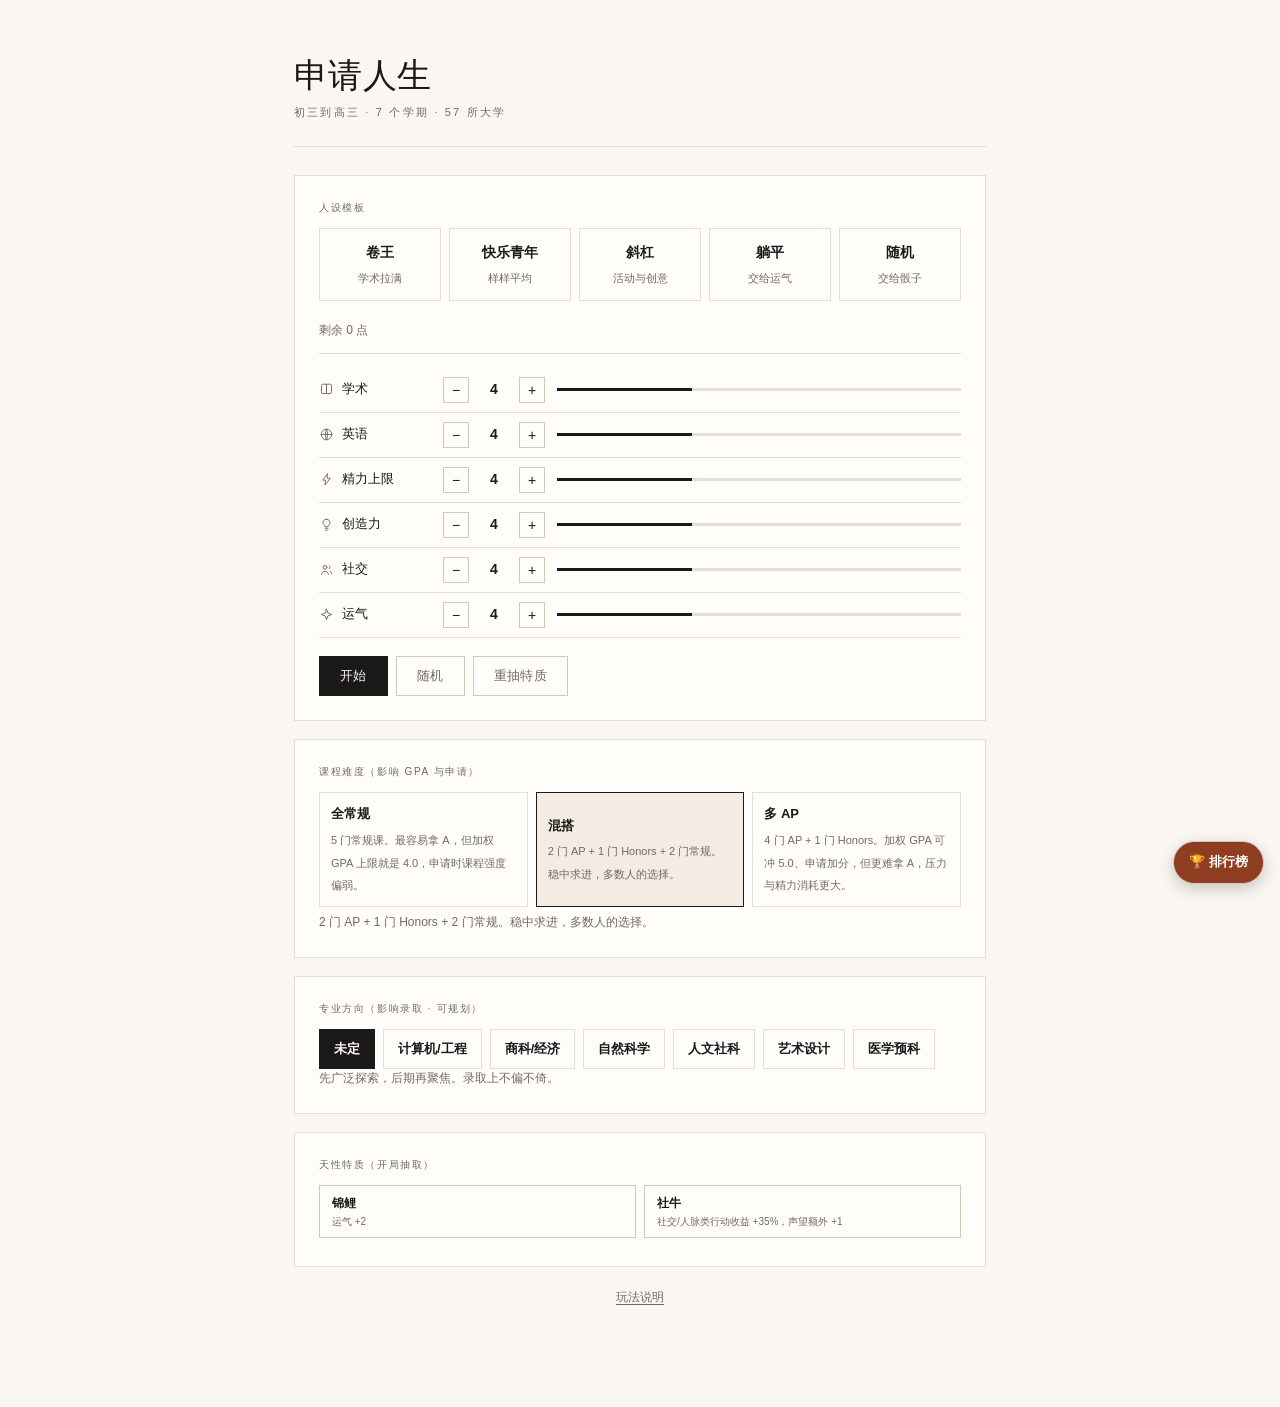
<file: index.html>
<!DOCTYPE html>
<!-- 本文件由 build.js 自动生成，请勿直接编辑。源码见 src/ -->
<html lang="zh-CN">
<head>
<meta charset="UTF-8">
<meta name="viewport" content="width=device-width, initial-scale=1.0">
<title>申请人生 · College Life Sim</title>
<style>
:root{
  --paper:#faf7f2; --card:#fffdf9; --ink:#1a1917; --mut:#6f6a62;
  --line:#e5ded3; --line2:#d3c9ba; --accent:#8f3d20;
  --good:#3d6b4f; --warn:#8a6a1f; --bad:#98342a;
}
*{box-sizing:border-box}
html,body{margin:0;padding:0}
body{
  font-family:-apple-system,BlinkMacSystemFont,"Segoe UI","PingFang SC","Hiragino Sans GB","Microsoft YaHei",sans-serif;
  font-size:14px;line-height:1.6;color:var(--ink);background:var(--paper);
  -webkit-font-smoothing:antialiased;
}
.wrap{max-width:740px;margin:0 auto;padding:56px 24px 100px}
h1{font-family:Georgia,"Times New Roman","Songti SC","Noto Serif SC",serif;
  font-size:34px;font-weight:400;line-height:1.18;letter-spacing:.01em;margin:0 0 8px}
.kicker{font-size:11px;letter-spacing:.2em;text-transform:uppercase;color:var(--mut);margin:0 0 24px}
.rule{height:1px;background:var(--line);border:0;margin:0 0 28px}
.screen{display:none}
.screen.on{display:block}
.label{font-size:10px;letter-spacing:.16em;text-transform:uppercase;color:var(--mut);margin:0 0 12px}
.card{border:1px solid var(--line);background:var(--card);padding:24px;margin-bottom:18px}
.btn{font:inherit;cursor:pointer;border:1px solid var(--ink);background:var(--ink);color:var(--paper);
  padding:9px 20px;font-size:13px;letter-spacing:.03em;transition:background .15s,border-color .15s,color .15s}
.btn:hover{background:var(--accent);border-color:var(--accent)}
.btn.ghost{background:transparent;color:var(--mut);border:1px solid var(--line2)}
.btn.ghost:hover{color:var(--ink);border-color:var(--ink);background:transparent}
.btn:disabled{opacity:.28;cursor:default}
.btn:disabled:hover{background:var(--ink);border-color:var(--ink)}
.small{font-size:12px;color:var(--mut)}
.link{background:none;border:0;color:var(--mut);font:inherit;font-size:12px;cursor:pointer;
  text-decoration:underline;text-underline-offset:3px;padding:0}
.link:hover{color:var(--ink)}
.ico{display:inline-flex;width:15px;height:15px;flex:0 0 auto;color:var(--mut)}
.ico svg{width:100%;height:100%;display:block}
.ico.dk{color:var(--ink)}

/* setup */
.tpl-row{display:grid;grid-template-columns:repeat(5,1fr);gap:8px;margin-bottom:20px}
.tpl{cursor:pointer;border:1px solid var(--line);background:var(--card);padding:12px 10px;text-align:center;transition:border-color .15s}
.tpl:hover{border-color:var(--ink)}
.tpl b{display:block;font-size:14px;font-weight:600;margin-bottom:3px}
.tpl small{color:var(--mut);font-size:11px;line-height:1.4}
.pts{font-size:12px;color:var(--mut);margin-bottom:14px;padding-bottom:12px;border-bottom:1px solid var(--line)}
.stat-row{display:flex;align-items:center;gap:12px;padding:9px 0;border-bottom:1px solid var(--line)}
.stat-row .nm{display:flex;align-items:center;gap:8px;width:112px;font-size:13px}
.stat-row .val{width:26px;text-align:center;font-weight:600;font-variant-numeric:tabular-nums}
.stepper{display:flex;gap:4px}
.stepper button{width:26px;height:26px;border:1px solid var(--line2);background:var(--card);color:var(--ink);font-size:14px;line-height:1;cursor:pointer;padding:0}
.stepper button:hover{border-color:var(--ink)}
.bar{height:3px;background:var(--line);flex:1;overflow:hidden}
.bar > i{display:block;height:100%;background:var(--ink)}
.rigor-row{display:grid;grid-template-columns:repeat(3,1fr);gap:8px;margin-bottom:6px}
.rigor{cursor:pointer;border:1px solid var(--line);background:var(--card);padding:11px;text-align:left;font:inherit;color:var(--ink);transition:border-color .15s}
.rigor:hover{border-color:var(--ink)}
.rigor.on{border-color:var(--ink);background:#f2ece2}
.rigor b{display:block;font-size:13px;font-weight:600;margin-bottom:3px}
.rigor small{color:var(--mut);font-size:11px;line-height:1.4}
.traits{display:flex;gap:8px;flex-wrap:wrap;margin-bottom:4px}
.trait{border:1px solid var(--line2);background:var(--card);padding:8px 12px;font-size:12px;flex:1 1 45%}
.trait b{font-weight:600}
.trait small{color:var(--mut);display:block;margin-top:2px;line-height:1.4}

/* status */
.status{border:1px solid var(--line);background:var(--card);padding:18px 20px;margin-bottom:18px}
.srow{display:flex;align-items:center;gap:8px;font-size:13px;margin-bottom:12px;flex-wrap:wrap}
.srow .k{color:var(--mut);font-size:11px;letter-spacing:.12em;text-transform:uppercase}
.srow .v{font-weight:600}
.sep{color:var(--line2)}
.apdots{display:inline-flex;gap:4px;align-items:center}
.apdot{width:7px;height:7px;border-radius:50%;background:var(--line2)}
.apdot.on{background:var(--ink)}
.meters{display:grid;grid-template-columns:repeat(3,1fr);gap:8px 20px;margin-bottom:14px}
.meter{display:flex;align-items:center;gap:8px;font-size:12px}
.meter .k{color:var(--mut);width:28px;flex:0 0 auto}
.meter .bar{flex:1}
.meter .v{font-variant-numeric:tabular-nums;color:var(--mut);width:52px;text-align:right;flex:0 0 auto}
.stats{display:flex;flex-wrap:wrap;gap:6px 18px;padding-top:12px;border-top:1px solid var(--line);font-size:12px}
.stats .st{display:flex;align-items:center;gap:6px}
.stats b{font-variant-numeric:tabular-nums;font-weight:600}
.scores{margin-top:10px;font-size:12px;color:var(--mut);font-variant-numeric:tabular-nums;display:flex;gap:14px;flex-wrap:wrap}
.ed-matches{display:flex;flex-direction:column;gap:6px;margin-top:8px}
.ed-match{text-align:left;background:var(--card2);border:1px solid var(--line);border-radius:8px;padding:7px 10px;font-size:13px;cursor:pointer;color:var(--fg)}
.ed-match:hover{border-color:var(--accent);background:var(--card)}

/* event */
.event .ev-cat{display:flex;align-items:center;gap:7px;margin-bottom:10px}
.event .ev-cat span{font-size:10px;letter-spacing:.16em;text-transform:uppercase;color:var(--mut)}
.event h3{font-family:Georgia,"Times New Roman","Songti SC","Noto Serif SC",serif;
  font-size:21px;font-weight:400;line-height:1.3;margin:0 0 8px}
.event p{color:var(--mut);font-size:13.5px;margin:0 0 16px}
.choices{display:flex;gap:8px;flex-wrap:wrap}
.choices .btn small{display:block;font-size:11px;opacity:.75;letter-spacing:0;margin-top:2px}

/* actions */
.acts{display:flex;flex-direction:column;gap:16px}
.act-section{display:flex;flex-direction:column;gap:6px}
.act-grid{display:grid;grid-template-columns:repeat(3,1fr);gap:8px}
.act{cursor:pointer;border:1px solid var(--line);background:var(--card);padding:12px;text-align:left;color:var(--ink);font:inherit;transition:border-color .15s}
.act:hover:not(:disabled){border-color:var(--ink)}
.act:disabled{opacity:.32;cursor:default}
.act .top{display:flex;align-items:center;gap:7px;margin-bottom:5px}
.act b{font-size:13px;font-weight:600}
.act small{display:block;color:var(--mut);font-size:11px}
.acts-label{font-size:10px;letter-spacing:.16em;text-transform:uppercase;color:var(--mut);margin:0 0 2px}
.act-grid.basic .act{background:var(--paper)}
.majors{display:flex;flex-wrap:wrap;gap:8px}
.major{cursor:pointer;border:1px solid var(--line);background:var(--card);padding:9px 14px;font:inherit;font-size:13px;color:var(--ink);transition:border-color .15s,background .15s}
.major:hover{border-color:var(--ink)}
.major.on{border-color:var(--ink);background:var(--ink);color:var(--paper)}

/* log */
.log{font-size:12.5px;line-height:1.65;color:var(--mut);max-height:132px;overflow:auto}
.log .e{padding:2px 0 2px 10px;border-left:1px solid var(--line2)}
.log .e.good{border-color:var(--good)}
.log .e.bad{border-color:var(--bad)}
.log .e.warn{border-color:var(--warn)}

/* pick schools */
.band{margin-bottom:20px}
.bandhead{display:flex;align-items:center;gap:10px;margin-bottom:8px}
.bandhead .t{font-size:10px;letter-spacing:.16em;text-transform:uppercase;color:var(--mut)}
.bandhead .cnt{margin-left:auto;font-size:12px;color:var(--mut)}
.rdsum{margin:0 0 14px;padding:12px 14px;border-radius:10px;border:1px solid var(--line);background:var(--card)}
.rdsum .rdg{display:flex;align-items:baseline;gap:8px;margin-bottom:4px}
.rdsum .rdgl{font-size:11px;letter-spacing:.14em;text-transform:uppercase;color:var(--mut)}
.rdsum .rdgv{font-size:26px;font-weight:800;line-height:1}
.rdsum .rdl{font-size:14px;margin-bottom:3px}
.rdsum .rds{font-size:12px;color:var(--mut)}
.rdsum.grade-S{border-color:#e0b341;background:linear-gradient(180deg,rgba(224,179,65,.16),var(--card))}
.rdsum.grade-S .rdgv{color:#e0b341}
.rdsum.grade-A{border-color:var(--good);background:linear-gradient(180deg,rgba(59,179,113,.12),var(--card))}
.rdsum.grade-A .rdgv{color:var(--good)}
.rdsum.grade-B{border-color:var(--mut)}
.rdsum.grade-B .rdgv{color:var(--mut)}
.rdsum.grade-none{border-color:var(--bad);background:linear-gradient(180deg,rgba(224,75,75,.10),var(--card))}
.rdsum.grade-none .rdgv{color:var(--bad)}
.cands{display:grid;grid-template-columns:repeat(3,1fr);gap:8px}
.cand{cursor:pointer;border:1px solid var(--line);background:var(--card);padding:11px;text-align:left;font:inherit;color:var(--ink);transition:border-color .15s}
.cand:hover{border-color:var(--ink)}
.cand.sel{border-color:var(--ink);background:#f2ece2}
.cand .rk{font-size:11px;color:var(--mut)}
.cand .nm{font-size:13.5px;font-weight:600;margin:2px 0}
.cand .pp{font-size:11.5px;color:var(--mut)}
.warn-banner{background:#fdf3e7;border:1px solid #e8c98f;color:#8a5a13;font-size:13px;line-height:1.5;padding:10px 12px;margin-bottom:10px;border-radius:4px}
.warn-banner b{color:#7a4a08}
.summer-list{display:grid;grid-template-columns:1fr 1fr;gap:10px;margin:6px 0 4px}
.summer-card{cursor:pointer;border:1px solid var(--line);background:var(--card);padding:11px;transition:border-color .15s}
.summer-card:hover{border-color:var(--ink)}
.summer-card.sel{border-color:var(--ink);background:#f2ece2}
.summer-card.disabled{opacity:.5;cursor:not-allowed}
.summer-card.grind{border-style:dashed;border-color:var(--ink);background:#f7f2e8}
.summer-card .sc-top{display:flex;align-items:baseline;gap:8px}
.summer-card .sc-top b{font-size:14px}
.summer-card .sc-sel{margin-left:auto;font-size:11px;color:var(--mut)}
.summer-card .sc-desc{font-size:12px;color:var(--mut);margin:4px 0 6px;line-height:1.4}
.summer-card .sc-reqs{display:flex;flex-wrap:wrap;gap:5px}
.summer-card .req{font-size:11px;padding:2px 6px;border-radius:3px;background:#eee6d8}
.summer-card .req.met{background:#e3efe3;color:#2f6b2f}
.summer-card .req.unmet{background:#f3e0e0;color:#9b3b3b}
.searchbar{display:flex;gap:8px;margin:14px 0 4px}
.searchbar input{flex:1;font:inherit;font-size:13px;padding:8px 10px;border:1px solid var(--line2);background:var(--card);color:var(--ink)}
.searchbar input:focus{outline:none;border-color:var(--ink)}

/* endgame */
.tags{display:flex;gap:6px;flex-wrap:wrap;margin-bottom:14px}
.tag{border:1px solid var(--ink);color:var(--ink);font-size:12px;padding:3px 11px}
.narr{font-family:Georgia,"Times New Roman","Songti SC","Noto Serif SC",serif;font-size:15px;line-height:1.75}
.achs{display:grid;grid-template-columns:repeat(2,1fr);gap:5px 18px;margin-top:10px}
.ach{display:flex;align-items:center;gap:8px;font-size:12px;color:var(--mut)}
.ach.got{color:var(--ink)}
.ach .dot{width:6px;height:6px;border-radius:50%;background:var(--line2);flex:0 0 auto}
.ach.got .dot{background:var(--accent)}
.tierlabel{font-size:10px;letter-spacing:.16em;text-transform:uppercase;color:var(--mut);margin:18px 0 8px}
.slate{display:grid;grid-template-columns:repeat(2,1fr);gap:10px}
.env{cursor:pointer;border:1px solid var(--line);background:var(--card);padding:16px;min-height:88px;transition:border-color .15s}
.env:hover{border-color:var(--ink)}
.env .rank{font-size:11px;color:var(--mut)}
.env .nm{font-size:15px;font-weight:600;margin:3px 0 6px}
.env .hint{font-size:12px;color:var(--mut)}
.env .result{font-family:Georgia,"Times New Roman","Songti SC","Noto Serif SC",serif;font-size:22px;font-weight:400;margin:4px 0}
.env.open{animation:pop .3s ease}
@keyframes pop{from{opacity:.4;transform:translateY(3px)}to{opacity:1;transform:translateY(0)}}
.env .result.ad{color:var(--good)}
.env .result.rej{color:var(--bad)}
.env .pp{font-size:12px;color:var(--mut);line-height:1.5}
table.mini,table.trans{width:100%;border-collapse:collapse;font-size:12px;margin-top:10px}
table.mini th,table.mini td,table.trans th,table.trans td{padding:6px 8px;border-bottom:1px solid var(--line);text-align:left}
table.mini th,table.trans th{color:var(--mut);font-weight:600;font-size:10px;letter-spacing:.12em;text-transform:uppercase}
.gpill{display:inline-block;min-width:20px;text-align:center;border:1px solid var(--line2);font-size:11px;padding:0 4px;margin-right:3px}
.collapsed{display:none}

/* 常驻排行榜浮窗 + 弹层 */
.lb-float{position:fixed;right:16px;bottom:16px;z-index:50;display:inline-flex;align-items:center;gap:6px;padding:10px 15px;border:1px solid var(--line2);border-radius:999px;background:var(--accent);color:#fff;font:inherit;font-size:13px;font-weight:700;cursor:pointer;box-shadow:0 5px 16px rgba(0,0,0,.2)}
.lb-float:hover{filter:brightness(1.07)}
.lb-overlay{position:fixed;inset:0;z-index:60;display:none;align-items:center;justify-content:center;background:rgba(20,18,15,.45);padding:18px}
.lb-overlay.show{display:flex}
.lb-modal{width:min(560px,94vw);max-height:86vh;display:flex;flex-direction:column;background:var(--card);border:1px solid var(--line2);border-radius:14px;box-shadow:0 18px 50px rgba(0,0,0,.32);overflow:hidden}
.lb-modal-head{display:flex;align-items:center;justify-content:space-between;gap:12px;padding:13px 16px;border-bottom:1px solid var(--line);font-weight:700;color:var(--ink)}
.lb-x{border:none;background:transparent;color:var(--mut);font-size:18px;line-height:1;cursor:pointer;padding:2px 7px;border-radius:8px}
.lb-x:hover{background:var(--paper);color:var(--ink)}
.lb-modal-body{padding:14px 16px;overflow:auto}
/* 拆 offer 翻牌 */
.rdbar{display:flex;gap:10px;align-items:center;margin:2px 0 12px;flex-wrap:wrap}
.offers{display:grid;grid-template-columns:repeat(auto-fill,minmax(150px,1fr));gap:10px}
.offer{perspective:900px;cursor:pointer;height:120px}
.offer-inner{position:relative;width:100%;height:100%;transition:transform .55s cubic-bezier(.4,.2,.2,1);transform-style:preserve-3d}
.offer.flipped .offer-inner{transform:rotateY(180deg)}
.offer-front,.offer-back{position:absolute;inset:0;backface-visibility:hidden;-webkit-backface-visibility:hidden;
  border:1px solid var(--line);background:var(--card);padding:12px;display:flex;flex-direction:column;justify-content:center}
.offer-front{border-style:dashed}
.offer-back{transform:rotateY(180deg)}
.offer .rank{font-size:10px;color:var(--mut);letter-spacing:.04em}
.offer .nm{font-size:15px;font-weight:600;margin:3px 0;font-family:Georgia,"Times New Roman","Songti SC","Noto Serif SC",serif}
.offer .pp{font-size:11.5px;color:var(--mut);line-height:1.4}
.offer .hint{font-size:11px;color:var(--accent);margin-top:4px}
.offer-back .result{font-family:Georgia,"Times New Roman","Songti SC","Noto Serif SC",serif;font-size:20px;font-weight:400;margin:2px 0 3px}
.offer-back .result.ad{color:var(--good)}
.offer-back .result.rej{color:var(--bad)}
.foot{display:flex;gap:8px;align-items:center;margin-top:18px;flex-wrap:wrap}
#uploadForm{margin-top:10px;display:flex;gap:8px;align-items:center;flex-wrap:wrap}

/* help */
.help-sec{margin-bottom:22px}
.help-sec h3{font-family:Georgia,"Times New Roman","Songti SC","Noto Serif SC",serif;
  font-size:15px;font-weight:600;margin:0 0 8px}
.help-sec p,.help-sec li{font-size:13px;color:var(--mut);line-height:1.75;margin:0 0 6px}
.help-sec ul{margin:0 0 6px;padding-left:18px}
.help-sec code{background:#f0eae0;padding:1px 5px;font-size:12px;color:var(--ink)}
.help-sec b{color:var(--ink)}

/* event 左侧强调条 */
.event{border-left:2px solid var(--ink)}
.event .ev-cat .ico{color:var(--accent)}
.event .ev-cat span{color:var(--accent)}

/* 休息行动弱化显示 */
.act[data-rest]{border-style:dashed}

/* 响应式：窄屏收起多列网格 */
@media (max-width:620px){
  .wrap{padding:36px 16px 84px}
  h1{font-size:28px}
  .act-grid,.cands,.slate{grid-template-columns:repeat(2,1fr)}
  .tpl-row{grid-template-columns:repeat(3,1fr)}
  .meters{grid-template-columns:1fr}
  .achs{grid-template-columns:1fr}
}
@media (max-width:420px){
  .act-grid,.cands,.slate,.tpl-row,.rigor-row{grid-template-columns:1fr}
  .srow{gap:6px}
}

/* 事件阶段标签 */
.ev-stage{font-size:10px;letter-spacing:.14em;text-transform:uppercase;color:var(--accent);margin-bottom:8px}
.env{cursor:pointer}
#rdTable table.mini th:nth-child(4),#rdTable table.mini td:nth-child(4){text-align:right;font-weight:600}

/* §5.2 招生官视角面板 */
.ao-panel{display:flex;flex-direction:column;gap:7px;margin:4px 0 2px}
.aorow{display:flex;align-items:center;gap:8px;font-size:12.5px}
.aok{width:84px;flex:none;color:var(--ink);text-align:right}
.aobar{position:relative;flex:1;height:12px;background:var(--card);border:1px solid var(--line);border-radius:6px;overflow:hidden}
.aobar.center{background:linear-gradient(90deg,transparent 49.5%,var(--mut) 49.5%,var(--mut) 50.5%,transparent 50.5%)}
.aobar i{position:absolute;top:0;bottom:0;border-radius:5px}
.aobar.center i{top:0;bottom:0}
.aov{width:46px;flex:none;text-align:left;color:var(--mut);font-variant-numeric:tabular-nums}
</style>
</head>
<body>
<div class="wrap">
  <h1>申请人生</h1>
  <p class="kicker">初三到高三 · 7 个学期 · 57 所大学</p>
  <hr class="rule">

  <section id="setup" class="screen on">
    <div class="card">
      <p class="label">人设模板</p>
      <div class="tpl-row" id="tplRow"></div>
      <div class="pts" id="ptsLeft"></div>
      <div id="statEditors"></div>
      <div style="margin-top:18px;display:flex;gap:8px">
        <button class="btn" id="startBtn">开始</button>
        <button class="btn ghost" id="randBtn">随机</button>
        <button class="btn ghost" id="rerollTraitBtn">重抽特质</button>
      </div>
    </div>
    <div class="card">
      <p class="label">课程难度（影响 GPA 与申请）</p>
      <div class="rigor-row" id="rigorRow"></div>
      <div class="small" id="rigorDesc"></div>
    </div>
    <div class="card">
      <p class="label">专业方向（影响录取 · 可规划）</p>
      <div class="majors" id="majorRow"></div>
      <div class="small" id="majorDesc"></div>
    </div>
    <div class="card">
      <p class="label">天性特质（开局抽取）</p>
      <div class="traits" id="traitBox"></div>
    </div>
    <div style="text-align:center"><button class="link" id="helpBtn1">玩法说明</button></div>
  </section>

  <section id="game" class="screen">
    <div class="card status" id="status"></div>
    <div class="card event" id="eventCard"></div>
    <div class="card">
      <p class="label">行动（基础行动按年级 + 随机 6 个 · 行动点：初三 3 / 高一 4 / 高二 5 / 高三上 8）</p>
      <div class="acts" id="acts"></div>
      <div class="foot">
        <button class="btn ghost" id="endRoundBtn">结束回合</button>
        <span id="roundHint" class="small" style="flex:1"></span>
        <button class="link" id="helpBtn2">玩法说明</button>
      </div>
    </div>
    <div class="card">
      <p class="label">记录</p>
      <div class="log" id="log"></div>
    </div>
  </section>

  <section id="pick" class="screen">
    <div class="card">
      <p class="label">早申 ED（可选 · 绑定 1 所）</p>
      <div class="narr" style="font-size:13.5px;margin-bottom:8px">ED（早决定）可选 1 所绑定提交，录取即入学。无 ED 的校（哈佛/斯坦福等 REA）与英/港校只能走 RD。</div>
      <div class="searchbar">
        <input id="edSearch" placeholder="搜索美国 ED 校（中/英文名）" list="edList">
        <datalist id="edList"></datalist>
        <button class="btn ghost" id="edPickBtn">选为 ED</button>
        <button class="btn ghost" id="edClearBtn" style="display:none">清除 ED</button>
      </div>
      <div class="small" id="edHint"></div>
      <div id="edMatches" class="ed-matches"></div>
      <div id="edCard"></div>
    </div>
    <div class="card">
      <p class="label">招生官眼里的你（六维通道 · 相对全池 57 校平均）</p>
      <div id="aoPanel" class="ao-panel"></div>
      <div class="small">招生官视角下的相对强弱：绿条=优势，红条=短板，专业契合度按 0–100% 展示。据此规划补强方向。</div>
    </div>
    <div class="card">
      <p class="label">常规 RD（勾选 10–20 所）</p>
      <div id="bandWarn" class="warn-banner" style="display:none"></div>
      <div class="narr" id="rdDesc" style="font-size:13.5px;margin-bottom:8px"></div>
      <div class="band">
        <div class="bandhead"><span class="t">冲刺</span><span class="cnt" id="cntReach">0</span></div>
        <div class="cands" id="candReach"></div>
      </div>
      <div class="band">
        <div class="bandhead"><span class="t">匹配</span><span class="cnt" id="cntMatch">0</span></div>
        <div class="cands" id="candMatch"></div>
      </div>
      <div class="band">
        <div class="bandhead"><span class="t">保底</span><span class="cnt" id="cntSafety">0</span></div>
        <div class="cands" id="candSafety"></div>
      </div>
      <div class="foot">
        <button class="btn" id="confirmPickBtn" disabled>提交申请，看结果</button>
        <span class="small" id="pickHint" style="flex:1"></span>
        <button class="link" id="helpBtn3">玩法说明</button>
      </div>
    </div>
  </section>

  <section id="summer" class="screen">
    <div class="card">
      <p class="label">高二升高三 · 夏校申请季</p>
      <div class="narr" style="font-size:13.5px;margin-bottom:10px">顶尖夏校（RSI/SSP/MITES，录取率 3–10%）是冲顶尖校的“信号弹”。挑 1–2 个达标的提交，按达标程度摇号；录得越好，顶尖校加成越高。够不到？最下方可「跳过 · 苦心冲标化」：英语 +1 并多考一次 SAT。</div>
      <div id="summerList" class="summer-list"></div>
      <div class="foot">
        <button class="btn" id="summerApplyBtn">确认</button>
        <span class="small" id="summerHint" style="flex:1"></span>
      </div>
    </div>
  </section>

  <section id="endgame" class="screen">
    <div class="card">
      <p class="label">人设卡</p>
      <div class="tags" id="persTags"></div>
      <div class="narr" id="persNarr"></div>
      <div class="stats" id="finalChips" style="margin-top:18px;border-top:1px solid var(--line);"></div>
    </div>
    <div class="card">
      <p class="label">成就</p>
      <div class="achs" id="achList"></div>
    </div>
    <div class="card">
      <p class="label">成绩单</p>
      <div id="transcript"></div>
    </div>
    <div class="card">
      <p class="label">录取结果</p>
      <div id="edResult"></div>
      <div class="tierlabel">常规 RD</div>
      <div id="rdTable"></div>
      <div class="foot">
        <button class="btn" id="restartBtn">再玩一局</button>
        <button class="btn ghost" id="allBtn">全部 57 校</button>
      </div>
      <div id="allTable" class="collapsed"></div>
    </div>
    <div class="card">
      <p class="label">排行榜 · 录取最优战绩</p>
      <div id="lbPanel"><div class="small">读取中…</div></div>
    </div>
  </section>

  <section id="help" class="screen">
    <div class="card" id="helpBody"></div>
    <div style="text-align:center"><button class="btn ghost" id="helpBackBtn">返回</button></div>
  </section>
</div>

<!-- 常驻排行榜入口：任何界面随时点开查看实时榜（仅查看，不含上传） -->
<button id="lbFloatBtn" class="lb-float" title="查看实时排行榜">🏆 排行榜</button>
<div id="lbModal" class="lb-overlay">
  <div class="lb-modal">
    <div class="lb-modal-head">
      <span>🏆 实时排行榜 · 录取最优战绩</span>
      <button id="lbModalClose" class="lb-x" title="关闭">✕</button>
    </div>
    <div id="lbModalPanel" class="lb-modal-body"><div class="small">读取中…</div></div>
  </div>
</div>

<!-- 排行榜共享榜客户端：默认不加载外部脚本，避免阻塞页面渲染。只有在 LEADERBOARD.mode="supabase" 且填好 url/anonKey 时，才由 ensureSupabase() 按需异步注入 CDN 脚本；加载失败自动回退本地榜 -->
<script>
/* 00-schools.js — 学校池 SCHOOLS（数据来自 data/schools.json） */
const SCHOOLS = [
  {
    "rank": 1,
    "nameEn": "Princeton University",
    "nameZh": "普林斯顿大学",
    "state": "NJ",
    "type": "private",
    "acceptRate": 4.4,
    "acceptRateIntl": 2.29,
    "sat25": 1490,
    "sat75": 1560,
    "act25": 34,
    "act75": 35,
    "gpaAvg": 3.96,
    "toeflMin": null,
    "intlPct": 14.1,
    "aidIntl": "need-blind",
    "ed": false,
    "ea": false,
    "rea": true,
    "edAcceptRate": null,
    "admitByMajor": "holistic",
    "dataYear": "Fall 2025 (Class of 2029)",
    "notes": "Intl rate = 250/10,897 (official). SCEA rate no longer published. Test-optional in 2025-26.",
    "region": "US"
  },
  {
    "rank": 2,
    "nameEn": "Massachusetts Institute of Technology",
    "nameZh": "麻省理工学院",
    "state": "MA",
    "type": "private",
    "acceptRate": 4.56,
    "acceptRateIntl": 1.96,
    "sat25": 1520,
    "sat75": 1580,
    "act25": 34,
    "act75": 36,
    "gpaAvg": 3.96,
    "toeflMin": 90,
    "intlPct": 10,
    "aidIntl": "need-blind",
    "ed": false,
    "ea": true,
    "rea": false,
    "edAcceptRate": null,
    "admitByMajor": "holistic",
    "dataYear": "Fall 2025 (Class of 2029)",
    "notes": "SAT/ACT are ADMITTED-student mid-50 (M 780-800, ERW 740-780). EA 5.98%. Test-required.",
    "region": "US",
    "testReq": true
  },
  {
    "rank": 3,
    "nameEn": "Harvard University",
    "nameZh": "哈佛大学",
    "state": "MA",
    "type": "private",
    "acceptRate": 4.18,
    "acceptRateIntl": 2.51,
    "sat25": 1450,
    "sat75": 1560,
    "act25": 33,
    "act75": 35,
    "gpaAvg": 3.95,
    "toeflMin": null,
    "intlPct": 15.8,
    "aidIntl": "need-blind",
    "ed": false,
    "ea": false,
    "rea": true,
    "edAcceptRate": null,
    "admitByMajor": "holistic",
    "dataYear": "Fall 2025 (Class of 2029)",
    "notes": "SAT composite summed from CDS sections (ERW 720-770, M 730-790). CDS avg GPA 4.22 is weighted, so null.",
    "region": "US"
  },
  {
    "rank": 4,
    "nameEn": "Stanford University",
    "nameZh": "斯坦福大学",
    "state": "CA",
    "type": "private",
    "acceptRate": 3.8,
    "acceptRateIntl": 2.28,
    "sat25": 1520,
    "sat75": 1570,
    "act25": 34,
    "act75": 36,
    "gpaAvg": 3.94,
    "toeflMin": null,
    "intlPct": 12.7,
    "aidIntl": "need-aware",
    "ed": false,
    "ea": false,
    "rea": true,
    "edAcceptRate": null,
    "admitByMajor": "holistic",
    "dataYear": "Fall 2025 (Class of 2029)",
    "notes": "Last test-optional class; SAT/ACT required again from Class of 2030. No ED, REA only.",
    "region": "US"
  },
  {
    "rank": 4,
    "nameEn": "Yale University",
    "nameZh": "耶鲁大学",
    "state": "CT",
    "type": "private",
    "acceptRate": 4.8,
    "acceptRateIntl": 2.88,
    "sat25": 1480,
    "sat75": 1560,
    "act25": 33,
    "act75": 35,
    "gpaAvg": 3.94,
    "toeflMin": 100,
    "intlPct": 11,
    "aidIntl": "need-blind",
    "ed": false,
    "ea": false,
    "rea": true,
    "edAcceptRate": null,
    "admitByMajor": "holistic",
    "dataYear": "Fall 2025 (Class of 2029)",
    "notes": "Test-flexible (SAT/ACT/AP/IB). Official 4.8% (CDS 2,387/50,264). No published avg GPA.",
    "region": "US"
  },
  {
    "rank": 6,
    "nameEn": "University of Chicago",
    "nameZh": "芝加哥大学",
    "state": "IL",
    "type": "private",
    "acceptRate": 4.48,
    "acceptRateIntl": 2.69,
    "sat25": 1500,
    "sat75": 1560,
    "act25": 34,
    "act75": 35,
    "gpaAvg": 3.93,
    "toeflMin": null,
    "intlPct": 13,
    "aidIntl": "need-aware",
    "ed": true,
    "ea": true,
    "rea": false,
    "edAcceptRate": null,
    "admitByMajor": "holistic",
    "dataYear": "Fall 2025 (Class of 2029)",
    "notes": "Test-optional; offers EA + ED0/EDI/EDII. CDS avg GPA 4.54 is weighted, so gpaAvg null.",
    "region": "US"
  },
  {
    "rank": 7,
    "nameEn": "Duke University",
    "nameZh": "杜克大学",
    "state": "NC",
    "type": "private",
    "acceptRate": 5.2,
    "acceptRateIntl": 3.12,
    "sat25": 1520,
    "sat75": 1570,
    "act25": 34,
    "act75": 36,
    "gpaAvg": 3.93,
    "toeflMin": 100,
    "intlPct": 11,
    "aidIntl": "need-aware",
    "ed": true,
    "ea": false,
    "rea": false,
    "edAcceptRate": 12.6,
    "admitByMajor": "major",
    "dataYear": "Fall 2025 (Class of 2029)",
    "notes": "SAT/ACT = mid-50 of admits who reported. Apply to Trinity or Pratt; Pratt is harder.",
    "region": "US"
  },
  {
    "rank": 7,
    "nameEn": "Johns Hopkins University",
    "nameZh": "约翰斯·霍普金斯大学",
    "state": "MD",
    "type": "private",
    "acceptRate": 5.14,
    "acceptRateIntl": 3.08,
    "sat25": 1530,
    "sat75": 1570,
    "act25": 35,
    "act75": 35,
    "gpaAvg": 3.95,
    "toeflMin": 100,
    "intlPct": 13.5,
    "aidIntl": "need-aware",
    "ed": true,
    "ea": false,
    "rea": false,
    "edAcceptRate": 10.49,
    "admitByMajor": "major",
    "dataYear": "Fall 2025 (Class of 2029)",
    "notes": "Apply to Krieger or Whiting; Whiting harder. Official avg unweighted GPA 3.95; ACT mid-50 = 35.",
    "region": "US"
  },
  {
    "rank": 7,
    "nameEn": "Northwestern University",
    "nameZh": "西北大学",
    "state": "IL",
    "type": "private",
    "acceptRate": 7,
    "acceptRateIntl": 4.2,
    "sat25": 1510,
    "sat75": 1560,
    "act25": 34,
    "act75": 35,
    "gpaAvg": 3.92,
    "toeflMin": 100,
    "intlPct": 10,
    "aidIntl": "need-aware",
    "ed": true,
    "ea": false,
    "rea": false,
    "edAcceptRate": 20,
    "admitByMajor": "major",
    "dataYear": "Fall 2025 (Class of 2029)",
    "notes": "Apply to one of 6 schools (Medill/McCormick/Bienen hardest). SAT/ACT = submitters' mid-50.",
    "region": "US"
  },
  {
    "rank": 7,
    "nameEn": "University of Pennsylvania",
    "nameZh": "宾夕法尼亚大学",
    "state": "PA",
    "type": "private",
    "acceptRate": 4.9,
    "acceptRateIntl": 2.94,
    "sat25": 1510,
    "sat75": 1560,
    "act25": 34,
    "act75": 35,
    "gpaAvg": 3.92,
    "toeflMin": 100,
    "intlPct": 15,
    "aidIntl": "need-aware",
    "ed": true,
    "ea": false,
    "rea": false,
    "edAcceptRate": null,
    "admitByMajor": "major",
    "dataYear": "Fall 2025 (Class of 2029)",
    "notes": "Wharton far harder than College/Nursing. SAT/ACT = enrolled submitters. Tests required from 2030.",
    "region": "US"
  },
  {
    "rank": 11,
    "nameEn": "California Institute of Technology",
    "nameZh": "加州理工学院",
    "state": "CA",
    "type": "private",
    "acceptRate": 3.78,
    "acceptRateIntl": 2.27,
    "sat25": 1550,
    "sat75": 1580,
    "act25": 35,
    "act75": 36,
    "gpaAvg": 3.95,
    "toeflMin": null,
    "intlPct": 14,
    "aidIntl": "need-aware",
    "ed": false,
    "ea": false,
    "rea": true,
    "edAcceptRate": null,
    "admitByMajor": "holistic",
    "dataYear": "Fall 2025 (Class of 2029)",
    "notes": "REA only; Caltech says REA and RD both under 5%. SAT composite summed from CDS sections.",
    "region": "US"
  },
  {
    "rank": 12,
    "nameEn": "Cornell University",
    "nameZh": "康奈尔大学",
    "state": "NY",
    "type": "private",
    "acceptRate": 8.38,
    "acceptRateIntl": 5.03,
    "sat25": 1490,
    "sat75": 1550,
    "act25": 33,
    "act75": 35,
    "gpaAvg": 3.9,
    "toeflMin": 100,
    "intlPct": 9.8,
    "aidIntl": "need-aware",
    "ed": true,
    "ea": false,
    "rea": false,
    "edAcceptRate": 18.78,
    "admitByMajor": "major",
    "dataYear": "Fall 2025 (Class of 2029)",
    "notes": "Admits by 7 colleges with very different rates (Engineering/Dyson lowest, Hotel/CALS highest).",
    "region": "US"
  },
  {
    "rank": 13,
    "nameEn": "Brown University",
    "nameZh": "布朗大学",
    "state": "RI",
    "type": "private",
    "acceptRate": 5.65,
    "acceptRateIntl": 3.39,
    "sat25": 1480,
    "sat75": 1560,
    "act25": 34,
    "act75": 35,
    "gpaAvg": 3.93,
    "toeflMin": 100,
    "intlPct": 14,
    "aidIntl": "need-blind",
    "ed": true,
    "ea": false,
    "rea": false,
    "edAcceptRate": 17.95,
    "admitByMajor": "holistic",
    "dataYear": "Fall 2025 (Class of 2029)",
    "notes": "Need-blind for internationals from Class of 2029. Test-required again since 2024-25 cycle.",
    "region": "US"
  },
  {
    "rank": 13,
    "nameEn": "Dartmouth College",
    "nameZh": "达特茅斯学院",
    "state": "NH",
    "type": "private",
    "acceptRate": 6.02,
    "acceptRateIntl": 3.61,
    "sat25": 1440,
    "sat75": 1550,
    "act25": 32,
    "act75": 35,
    "gpaAvg": 3.93,
    "toeflMin": null,
    "intlPct": 12.8,
    "aidIntl": "need-blind",
    "ed": true,
    "ea": false,
    "rea": false,
    "edAcceptRate": 21.62,
    "admitByMajor": "holistic",
    "dataYear": "Fall 2025 (Class of 2029)",
    "notes": "No longer publishes mid-50 SAT/ACT; shown values are CDS 2025-26 enrolled figures. ED-only.",
    "region": "US"
  },
  {
    "rank": 15,
    "nameEn": "Columbia University",
    "nameZh": "哥伦比亚大学",
    "state": "NY",
    "type": "private",
    "acceptRate": 4.94,
    "acceptRateIntl": 2.96,
    "sat25": 1510,
    "sat75": 1560,
    "act25": 34,
    "act75": 36,
    "gpaAvg": 3.93,
    "toeflMin": 105,
    "intlPct": 16,
    "aidIntl": "need-aware",
    "ed": true,
    "ea": false,
    "rea": false,
    "edAcceptRate": null,
    "admitByMajor": "major",
    "dataYear": "Fall 2025 (Class of 2029)",
    "notes": "Permanently test-optional. SAT/ACT = enrolled submitters. Columbia Engineering harder than CC.",
    "region": "US"
  },
  {
    "rank": 15,
    "nameEn": "University of California, Berkeley",
    "nameZh": "加州大学伯克利分校",
    "testBlind": true,
    "state": "CA",
    "type": "public",
    "acceptRate": 11.4,
    "acceptRateIntl": 5.8,
    "sat25": null,
    "sat75": null,
    "act25": null,
    "act75": null,
    "gpaAvg": 3.9,
    "toeflMin": 80,
    "intlPct": 11.4,
    "aidIntl": "none",
    "ed": false,
    "ea": false,
    "rea": false,
    "edAcceptRate": null,
    "admitByMajor": "major-strict",
    "dataYear": "Fall 2025 (Class of 2029)",
    "notes": "Test-blind. EECS/CS and capped majors far harder than campus average. No need aid for intl.",
    "region": "US"
  },
  {
    "rank": 17,
    "nameEn": "Rice University",
    "nameZh": "莱斯大学",
    "state": "TX",
    "type": "private",
    "acceptRate": 8.01,
    "acceptRateIntl": 4.81,
    "sat25": 1510,
    "sat75": 1560,
    "act25": 34,
    "act75": 36,
    "gpaAvg": 3.93,
    "toeflMin": 100,
    "intlPct": 13,
    "aidIntl": "need-aware",
    "ed": true,
    "ea": false,
    "rea": false,
    "edAcceptRate": 13.2,
    "admitByMajor": "holistic",
    "dataYear": "Fall 2025 (Class of 2029)",
    "notes": "Test-optional (scores recommended). SAT/ACT = deposited students. ED I 13.2%, ED II 6.0%.",
    "region": "US"
  },
  {
    "rank": 17,
    "nameEn": "University of California, Los Angeles",
    "nameZh": "加州大学洛杉矶分校",
    "testBlind": true,
    "state": "CA",
    "type": "public",
    "acceptRate": 9.4,
    "acceptRateIntl": 6.3,
    "sat25": null,
    "sat75": null,
    "act25": null,
    "act75": null,
    "gpaAvg": 3.92,
    "toeflMin": 87,
    "intlPct": 8.4,
    "aidIntl": "none",
    "ed": false,
    "ea": false,
    "rea": false,
    "edAcceptRate": null,
    "admitByMajor": "major-strict",
    "dataYear": "Fall 2025 (Class of 2029)",
    "notes": "Test-blind. By school: Nursing 0.5%, Engineering 6.8%, College 11%. No need aid for intl.",
    "region": "US"
  },
  {
    "rank": 17,
    "nameEn": "Vanderbilt University",
    "nameZh": "范德堡大学",
    "state": "TN",
    "type": "private",
    "acceptRate": 4.7,
    "acceptRateIntl": 2.82,
    "sat25": 1510,
    "sat75": 1560,
    "act25": 34,
    "act75": 35,
    "gpaAvg": 3.9,
    "toeflMin": 100,
    "intlPct": 11,
    "aidIntl": "need-aware",
    "ed": true,
    "ea": false,
    "rea": false,
    "edAcceptRate": 13.2,
    "admitByMajor": "major",
    "dataYear": "Fall 2025 (Class of 2029)",
    "notes": "ED I + ED II combined 13.2% (891/6,762); RD 3.3%. Test-optional through Class of 2031.",
    "region": "US"
  },
  {
    "rank": 20,
    "nameEn": "Carnegie Mellon University",
    "nameZh": "卡内基梅隆大学",
    "state": "PA",
    "type": "private",
    "acceptRate": 11.1,
    "acceptRateIntl": 6.66,
    "sat25": 1500,
    "sat75": 1570,
    "act25": 34,
    "act75": 36,
    "gpaAvg": 3.89,
    "toeflMin": 102,
    "intlPct": 19,
    "aidIntl": "none",
    "ed": true,
    "ea": false,
    "rea": false,
    "edAcceptRate": 20.6,
    "admitByMajor": "major-strict",
    "dataYear": "Fall 2025 (Class of 2029)",
    "notes": "SCS <5% vs Dietrich ~24%; CMU gives no need-based aid to internationals",
    "region": "US",
    "testReq": true
  },
  {
    "rank": 20,
    "nameEn": "University of Michigan--Ann Arbor",
    "nameZh": "密歇根大学安娜堡分校",
    "state": "MI",
    "type": "public",
    "acceptRate": 16.4,
    "acceptRateIntl": 9.84,
    "sat25": 1370,
    "sat75": 1530,
    "act25": 32,
    "act75": 34,
    "gpaAvg": 3.9,
    "toeflMin": 100,
    "intlPct": null,
    "aidIntl": "none",
    "ed": true,
    "ea": true,
    "rea": false,
    "edAcceptRate": null,
    "admitByMajor": "major",
    "dataYear": "Fall 2025 (Class of 2029)",
    "notes": "OOS/intl far below 16.4%; Ross 7.1%, CoE 14%; binding ED added for Class of 2030",
    "region": "US"
  },
  {
    "rank": 20,
    "nameEn": "University of Notre Dame",
    "nameZh": "圣母大学",
    "state": "IN",
    "type": "private",
    "acceptRate": 9,
    "acceptRateIntl": 5.4,
    "sat25": 1460,
    "sat75": 1540,
    "act25": 33,
    "act75": 35,
    "gpaAvg": 3.91,
    "toeflMin": 100,
    "intlPct": 8,
    "aidIntl": "need-blind",
    "ed": false,
    "ea": false,
    "rea": true,
    "edAcceptRate": null,
    "admitByMajor": "major",
    "dataYear": "Fall 2025 (Class of 2029)",
    "notes": "REA 12.9% vs RD 6.7%; need-blind, no-loan aid for all students incl. international",
    "region": "US"
  },
  {
    "rank": 20,
    "nameEn": "Washington University in St. Louis",
    "nameZh": "圣路易斯华盛顿大学",
    "state": "MO",
    "type": "private",
    "acceptRate": 12,
    "acceptRateIntl": 7.2,
    "sat25": 1490,
    "sat75": 1550,
    "act25": 33,
    "act75": 35,
    "gpaAvg": 3.86,
    "toeflMin": 100,
    "intlPct": 12,
    "aidIntl": "need-aware",
    "ed": true,
    "ea": false,
    "rea": false,
    "edAcceptRate": null,
    "admitByMajor": "major",
    "dataYear": "Fall 2025 (Class of 2029)",
    "notes": "61% of class via ED; need-aware for intl; EA being added for Class of 2031",
    "region": "US"
  },
  {
    "rank": 24,
    "nameEn": "Emory University",
    "nameZh": "埃默里大学",
    "state": "GA",
    "type": "private",
    "acceptRate": 10.3,
    "acceptRateIntl": 6.3,
    "sat25": 1500,
    "sat75": 1570,
    "act25": 33,
    "act75": 35,
    "gpaAvg": 3.83,
    "toeflMin": 100,
    "intlPct": null,
    "aidIntl": "need-aware",
    "ed": true,
    "ea": false,
    "rea": false,
    "edAcceptRate": 22.2,
    "admitByMajor": "holistic",
    "dataYear": "Fall 2025 (Class of 2029)",
    "notes": "ED 22.2% vs RD 8.6%; Oxford Coll 13.3% vs Emory Coll 10.3%",
    "region": "US"
  },
  {
    "rank": 24,
    "nameEn": "Georgetown University",
    "nameZh": "乔治城大学",
    "state": "DC",
    "type": "private",
    "acceptRate": 12.2,
    "acceptRateIntl": 7.32,
    "sat25": 1410,
    "sat75": 1530,
    "act25": 32,
    "act75": 35,
    "gpaAvg": 3.89,
    "toeflMin": 100,
    "intlPct": 12,
    "aidIntl": "need-aware",
    "ed": false,
    "ea": true,
    "rea": false,
    "edAcceptRate": null,
    "admitByMajor": "major",
    "dataYear": "Fall 2025 (Class of 2029)",
    "notes": "Admits by school (CAS/SFS/Health/Nursing); EA is restrictive; test-required",
    "region": "US",
    "testReq": true
  },
  {
    "rank": 26,
    "nameEn": "University of North Carolina--Chapel Hill",
    "nameZh": "北卡罗来纳大学教堂山分校",
    "state": "NC",
    "type": "public",
    "acceptRate": 16.7,
    "acceptRateIntl": 10.02,
    "sat25": 1400,
    "sat75": 1530,
    "act25": 29,
    "act75": 34,
    "gpaAvg": 3.88,
    "toeflMin": null,
    "intlPct": 5.6,
    "aidIntl": "none",
    "ed": false,
    "ea": true,
    "rea": false,
    "edAcceptRate": null,
    "admitByMajor": "holistic",
    "dataYear": "Fall 2025 (Class of 2029)",
    "notes": "82% of class must be NC residents; OOS/intl rate far lower than 16.7%",
    "region": "US"
  },
  {
    "rank": 26,
    "nameEn": "University of Virginia",
    "nameZh": "弗吉尼亚大学",
    "state": "VA",
    "type": "public",
    "acceptRate": 15.4,
    "acceptRateIntl": 9.24,
    "sat25": null,
    "sat75": null,
    "act25": null,
    "act75": null,
    "gpaAvg": 3.89,
    "toeflMin": 90,
    "intlPct": null,
    "aidIntl": "none",
    "ed": true,
    "ea": true,
    "rea": false,
    "edAcceptRate": 25.8,
    "admitByMajor": "holistic",
    "dataYear": "Fall 2025 (Class of 2029)",
    "notes": "In-state 23% vs OOS 12.5%; ED 25.8%, EA 16.1%, RD 9.7%; no aid for internationals",
    "region": "US"
  },
  {
    "rank": 28,
    "nameEn": "University of Southern California",
    "nameZh": "南加州大学",
    "state": "CA",
    "type": "private",
    "acceptRate": 11.2,
    "acceptRateIntl": 6.72,
    "sat25": 1470,
    "sat75": 1540,
    "act25": 32,
    "act75": 35,
    "gpaAvg": 3.86,
    "toeflMin": 100,
    "intlPct": 21,
    "aidIntl": "need-aware",
    "ed": true,
    "ea": true,
    "rea": false,
    "edAcceptRate": null,
    "admitByMajor": "major",
    "dataYear": "Fall 2025 (Class of 2029)",
    "notes": "Fall-only rate; SCA ~2-4%; ED = Marshall pilot only; need-blind domestic only",
    "region": "US"
  },
  {
    "rank": 29,
    "nameEn": "University of California, San Diego",
    "nameZh": "加州大学圣迭戈分校",
    "testBlind": true,
    "state": "CA",
    "type": "public",
    "acceptRate": 28.4,
    "acceptRateIntl": 30.6,
    "sat25": null,
    "sat75": null,
    "act25": null,
    "act75": null,
    "gpaAvg": 3.83,
    "toeflMin": 80,
    "intlPct": 11,
    "aidIntl": "none",
    "ed": false,
    "ea": false,
    "rea": false,
    "edAcceptRate": null,
    "admitByMajor": "major-strict",
    "dataYear": "Fall 2025 (Class of 2029)",
    "notes": "Test-blind; no early rounds; capped majors (CS/bioeng) far harder than 28.4%",
    "region": "US"
  },
  {
    "rank": 30,
    "nameEn": "The University of Texas--Austin",
    "nameZh": "德克萨斯大学奥斯汀分校",
    "state": "TX",
    "type": "public",
    "acceptRate": 22.2,
    "acceptRateIntl": 13.32,
    "sat25": 1300,
    "sat75": 1480,
    "act25": null,
    "act75": null,
    "gpaAvg": 3.83,
    "toeflMin": 79,
    "intlPct": null,
    "aidIntl": "none",
    "ed": false,
    "ea": true,
    "rea": false,
    "edAcceptRate": null,
    "admitByMajor": "major-strict",
    "dataYear": "Fall 2025 (Class of 2029)",
    "notes": "TX top 6% auto-admit fills ~75% of in-state seats; OOS/intl ~10%; no ED",
    "region": "US",
    "testReq": true
  },
  {
    "rank": 30,
    "nameEn": "University of Florida",
    "nameZh": "佛罗里达大学",
    "state": "FL",
    "type": "public",
    "acceptRate": 19.8,
    "acceptRateIntl": 11.88,
    "sat25": 1380,
    "sat75": 1510,
    "act25": 31,
    "act75": 34,
    "gpaAvg": 3.91,
    "toeflMin": 80,
    "intlPct": null,
    "aidIntl": "none",
    "ed": false,
    "ea": true,
    "rea": false,
    "edAcceptRate": null,
    "admitByMajor": "holistic",
    "dataYear": "Fall 2025 (Class of 2029)",
    "notes": "Published 4.5-4.7 GPA is WEIGHTED; 10,510 EA + 7,659 RD admits; tests required",
    "region": "US",
    "testReq": true
  },
  {
    "rank": 32,
    "nameEn": "Georgia Institute of Technology",
    "nameZh": "佐治亚理工学院",
    "state": "GA",
    "type": "public",
    "acceptRate": 12.7,
    "acceptRateIntl": 7.62,
    "sat25": 1430,
    "sat75": 1530,
    "act25": 31,
    "act75": 35,
    "gpaAvg": 3.93,
    "toeflMin": 90,
    "intlPct": null,
    "aidIntl": "none",
    "ed": false,
    "ea": true,
    "rea": false,
    "edAcceptRate": null,
    "admitByMajor": "major-strict",
    "dataYear": "Fall 2025 (Class of 2029)",
    "notes": "In-state 30% vs non-resident 9%; EA1 ~33% (GA only) vs EA2 ~8%; test-required",
    "region": "US",
    "testReq": true
  },
  {
    "rank": 32,
    "nameEn": "New York University",
    "nameZh": "纽约大学",
    "state": "NY",
    "type": "private",
    "acceptRate": 7.7,
    "acceptRateIntl": 4.62,
    "sat25": 1480,
    "sat75": 1550,
    "act25": 34,
    "act75": 35,
    "gpaAvg": 3.81,
    "toeflMin": 100,
    "intlPct": 26,
    "aidIntl": "need-aware",
    "ed": true,
    "ea": false,
    "rea": false,
    "edAcceptRate": null,
    "admitByMajor": "major",
    "dataYear": "Fall 2025 (Class of 2029)",
    "notes": "CAS/Stern/Nursing <5% each; >50% of class via ED; ED rate not published",
    "region": "US"
  },
  {
    "rank": 32,
    "nameEn": "University of California, Davis",
    "nameZh": "加州大学戴维斯分校",
    "testBlind": true,
    "state": "CA",
    "type": "public",
    "acceptRate": 44.6,
    "acceptRateIntl": 57.1,
    "sat25": null,
    "sat75": null,
    "act25": null,
    "act75": null,
    "gpaAvg": 3.84,
    "toeflMin": 80,
    "intlPct": 12.8,
    "aidIntl": "none",
    "ed": false,
    "ea": false,
    "rea": false,
    "edAcceptRate": null,
    "admitByMajor": "major",
    "dataYear": "Fall 2025 (Class of 2029)",
    "notes": "Test-blind; no early rounds; UC-weighted GPA 4.00-4.26; admits by college",
    "region": "US"
  },
  {
    "rank": 32,
    "nameEn": "University of California, Irvine",
    "nameZh": "加州大学欧文分校",
    "testBlind": true,
    "state": "CA",
    "type": "public",
    "acceptRate": 28.7,
    "acceptRateIntl": 42.8,
    "sat25": null,
    "sat75": null,
    "act25": null,
    "act75": null,
    "gpaAvg": 3.84,
    "toeflMin": 80,
    "intlPct": null,
    "aidIntl": "none",
    "ed": false,
    "ea": false,
    "rea": false,
    "edAcceptRate": null,
    "admitByMajor": "major",
    "dataYear": "Fall 2025 (Class of 2029)",
    "notes": "Test-blind; no early rounds; Nursing 0.8%, CS 27.6%, Engineering 26.6%",
    "region": "US"
  },
  {
    "rank": 36,
    "nameEn": "Boston College",
    "nameZh": "波士顿学院",
    "state": "MA",
    "type": "private",
    "acceptRate": 14,
    "acceptRateIntl": 8.4,
    "sat25": 1440,
    "sat75": 1520,
    "act25": 33,
    "act75": 35,
    "gpaAvg": 3.87,
    "toeflMin": 100,
    "intlPct": null,
    "aidIntl": "need-aware",
    "ed": true,
    "ea": false,
    "rea": false,
    "edAcceptRate": null,
    "admitByMajor": "major",
    "dataYear": "Fall 2025 (Class of 2029)",
    "notes": "14% includes waitlist admits (initial ~12.6%); 4 undergrad schools",
    "region": "US"
  },
  {
    "rank": 36,
    "nameEn": "Tufts University",
    "nameZh": "塔夫茨大学",
    "state": "MA",
    "type": "private",
    "acceptRate": 10.5,
    "acceptRateIntl": 6.3,
    "sat25": 1480,
    "sat75": 1540,
    "act25": 33,
    "act75": 35,
    "gpaAvg": 3.88,
    "toeflMin": 100,
    "intlPct": 11,
    "aidIntl": "need-aware",
    "ed": true,
    "ea": false,
    "rea": false,
    "edAcceptRate": 32,
    "admitByMajor": "major",
    "dataYear": "Fall 2025 (Class of 2029)",
    "notes": "ED I & II only (no EA); ED 32% vs RD 8.5%; scores from CDS enrolled profile",
    "region": "US"
  },
  {
    "rank": 36,
    "nameEn": "University of Illinois Urbana-Champaign",
    "nameZh": "伊利诺伊大学厄巴纳-香槟分校",
    "state": "IL",
    "type": "public",
    "acceptRate": 36.6,
    "acceptRateIntl": 21.96,
    "sat25": 1340,
    "sat75": 1500,
    "act25": null,
    "act75": null,
    "gpaAvg": 3.76,
    "toeflMin": 79,
    "intlPct": null,
    "aidIntl": "none",
    "ed": false,
    "ea": true,
    "rea": false,
    "edAcceptRate": null,
    "admitByMajor": "major-strict",
    "dataYear": "Fall 2025 (Class of 2029)",
    "notes": "First-choice-major rate 30.2% vs 36.6% campus; CS ~7-8%; Grainger Eng 21.1%",
    "region": "US"
  },
  {
    "rank": 36,
    "nameEn": "University of Wisconsin--Madison",
    "nameZh": "威斯康星大学麦迪逊分校",
    "state": "WI",
    "type": "public",
    "acceptRate": 40.8,
    "acceptRateIntl": 31.6,
    "sat25": 1340,
    "sat75": 1500,
    "act25": null,
    "act75": null,
    "gpaAvg": 3.86,
    "toeflMin": 80,
    "intlPct": null,
    "aidIntl": "none",
    "ed": false,
    "ea": true,
    "rea": false,
    "edAcceptRate": null,
    "admitByMajor": "major",
    "dataYear": "Fall 2025 (Class of 2029)",
    "notes": "In-state 56.4%, OOS 40.3%, intl 31.6%; admits by college/school",
    "region": "US",
    "testReq": null
  },
  {
    "rank": 40,
    "nameEn": "University of California, Santa Barbara",
    "nameZh": "加州大学圣塔芭芭拉分校",
    "testBlind": true,
    "state": "CA",
    "type": "public",
    "acceptRate": 38.3,
    "acceptRateIntl": 48.1,
    "sat25": null,
    "sat75": null,
    "act25": null,
    "act75": null,
    "gpaAvg": 3.78,
    "toeflMin": 80,
    "intlPct": null,
    "aidIntl": "none",
    "ed": false,
    "ea": false,
    "rea": false,
    "edAcceptRate": null,
    "admitByMajor": "major",
    "dataYear": "Fall 2025 (Class of 2029)",
    "notes": "Test-blind; no early rounds; Engineering 21.3% vs 38.3% campus-wide",
    "region": "US"
  },
  {
    "rank": 1,
    "nameEn": "University of Oxford",
    "nameZh": "牛津大学",
    "state": "UK",
    "type": "public",
    "acceptRate": 16,
    "acceptRateIntl": 9,
    "sat25": 1460,
    "sat75": 1560,
    "act25": null,
    "act75": null,
    "gpaAvg": 3.95,
    "toeflMin": 110,
    "intlPct": 45,
    "aidIntl": "need-aware",
    "ed": false,
    "ea": false,
    "rea": false,
    "edAcceptRate": null,
    "admitByMajor": "major",
    "dataYear": "2025 entry (est.)",
    "notes": "英国本科 via UCAS，按专业录取；国际生录取率为估算。",
    "region": "UK"
  },
  {
    "rank": 2,
    "nameEn": "University of Cambridge",
    "nameZh": "剑桥大学",
    "state": "UK",
    "type": "public",
    "acceptRate": 21,
    "acceptRateIntl": 13,
    "sat25": 1460,
    "sat75": 1560,
    "act25": null,
    "act75": null,
    "gpaAvg": 3.95,
    "toeflMin": 110,
    "intlPct": 40,
    "aidIntl": "need-aware",
    "ed": false,
    "ea": false,
    "rea": false,
    "edAcceptRate": null,
    "admitByMajor": "major",
    "dataYear": "2025 entry (est.)",
    "notes": "英国本科 via UCAS，按专业录取；国际生录取率为估算。",
    "region": "UK"
  },
  {
    "rank": 3,
    "nameEn": "Imperial College London",
    "nameZh": "帝国理工学院",
    "state": "UK",
    "type": "public",
    "acceptRate": 14,
    "acceptRateIntl": 11,
    "sat25": 1440,
    "sat75": 1550,
    "act25": null,
    "act75": null,
    "gpaAvg": 3.9,
    "toeflMin": 92,
    "intlPct": 40,
    "aidIntl": "need-aware",
    "ed": false,
    "ea": false,
    "rea": false,
    "edAcceptRate": null,
    "admitByMajor": "major",
    "dataYear": "2025 entry (est.)",
    "notes": "英国本科 via UCAS，按专业录取；国际生录取率为估算。",
    "region": "UK"
  },
  {
    "rank": 4,
    "nameEn": "University College London",
    "nameZh": "伦敦大学学院",
    "state": "UK",
    "type": "public",
    "acceptRate": 30,
    "acceptRateIntl": 13,
    "sat25": 1420,
    "sat75": 1530,
    "act25": null,
    "act75": null,
    "gpaAvg": 3.88,
    "toeflMin": 92,
    "intlPct": 50,
    "aidIntl": "need-aware",
    "ed": false,
    "ea": false,
    "rea": false,
    "edAcceptRate": null,
    "admitByMajor": "major",
    "dataYear": "2025 entry (est.)",
    "notes": "英国本科 via UCAS，按专业录取；国际生录取率为估算。",
    "region": "UK"
  },
  {
    "rank": 5,
    "nameEn": "London School of Economics and Political Science",
    "nameZh": "伦敦政治经济学院",
    "state": "UK",
    "type": "public",
    "acceptRate": 16,
    "acceptRateIntl": 9,
    "sat25": 1430,
    "sat75": 1540,
    "act25": null,
    "act75": null,
    "gpaAvg": 3.9,
    "toeflMin": 100,
    "intlPct": 45,
    "aidIntl": "need-aware",
    "ed": false,
    "ea": false,
    "rea": false,
    "edAcceptRate": null,
    "admitByMajor": "major",
    "dataYear": "2025 entry (est.)",
    "notes": "英国本科 via UCAS，按专业录取；国际生录取率为估算。",
    "region": "UK"
  },
  {
    "rank": 6,
    "nameEn": "University of Edinburgh",
    "nameZh": "爱丁堡大学",
    "state": "UK",
    "type": "public",
    "acceptRate": 47,
    "acceptRateIntl": 20,
    "sat25": 1400,
    "sat75": 1520,
    "act25": null,
    "act75": null,
    "gpaAvg": 3.82,
    "toeflMin": 92,
    "intlPct": 45,
    "aidIntl": "need-aware",
    "ed": false,
    "ea": false,
    "rea": false,
    "edAcceptRate": null,
    "admitByMajor": "major",
    "dataYear": "2025 entry (est.)",
    "notes": "英国本科 via UCAS，按专业录取；国际生录取率为估算。",
    "region": "UK"
  },
  {
    "rank": 7,
    "nameEn": "King's College London",
    "nameZh": "伦敦国王学院",
    "state": "UK",
    "type": "public",
    "acceptRate": 40,
    "acceptRateIntl": 15,
    "sat25": 1400,
    "sat75": 1510,
    "act25": null,
    "act75": null,
    "gpaAvg": 3.83,
    "toeflMin": 92,
    "intlPct": 40,
    "aidIntl": "need-aware",
    "ed": false,
    "ea": false,
    "rea": false,
    "edAcceptRate": null,
    "admitByMajor": "major",
    "dataYear": "2025 entry (est.)",
    "notes": "英国本科 via UCAS，按专业录取；国际生录取率为估算。",
    "region": "UK"
  },
  {
    "rank": 8,
    "nameEn": "University of Manchester",
    "nameZh": "曼彻斯特大学",
    "state": "UK",
    "type": "public",
    "acceptRate": 56,
    "acceptRateIntl": 25,
    "sat25": 1380,
    "sat75": 1500,
    "act25": null,
    "act75": null,
    "gpaAvg": 3.8,
    "toeflMin": 90,
    "intlPct": 35,
    "aidIntl": "need-aware",
    "ed": false,
    "ea": false,
    "rea": false,
    "edAcceptRate": null,
    "admitByMajor": "major",
    "dataYear": "2025 entry (est.)",
    "notes": "英国本科 via UCAS，按专业录取；国际生录取率为估算。",
    "region": "UK"
  },
  {
    "rank": 9,
    "nameEn": "University of Warwick",
    "nameZh": "华威大学",
    "state": "UK",
    "type": "public",
    "acceptRate": 50,
    "acceptRateIntl": 18,
    "sat25": 1390,
    "sat75": 1510,
    "act25": null,
    "act75": null,
    "gpaAvg": 3.83,
    "toeflMin": 87,
    "intlPct": 40,
    "aidIntl": "need-aware",
    "ed": false,
    "ea": false,
    "rea": false,
    "edAcceptRate": null,
    "admitByMajor": "major",
    "dataYear": "2025 entry (est.)",
    "notes": "英国本科 via UCAS，按专业录取；国际生录取率为估算。",
    "region": "UK"
  },
  {
    "rank": 10,
    "nameEn": "University of Bristol",
    "nameZh": "布里斯托大学",
    "state": "UK",
    "type": "public",
    "acceptRate": 68,
    "acceptRateIntl": 22,
    "sat25": 1380,
    "sat75": 1500,
    "act25": null,
    "act75": null,
    "gpaAvg": 3.8,
    "toeflMin": 90,
    "intlPct": 30,
    "aidIntl": "need-aware",
    "ed": false,
    "ea": false,
    "rea": false,
    "edAcceptRate": null,
    "admitByMajor": "major",
    "dataYear": "2025 entry (est.)",
    "notes": "英国本科 via UCAS，按专业录取；国际生录取率为估算。",
    "region": "UK"
  },
  {
    "rank": 11,
    "nameEn": "University of Glasgow",
    "nameZh": "格拉斯哥大学",
    "state": "UK",
    "type": "public",
    "acceptRate": 70,
    "acceptRateIntl": 25,
    "sat25": 1370,
    "sat75": 1490,
    "act25": null,
    "act75": null,
    "gpaAvg": 3.78,
    "toeflMin": 90,
    "intlPct": 30,
    "aidIntl": "need-aware",
    "ed": false,
    "ea": false,
    "rea": false,
    "edAcceptRate": null,
    "admitByMajor": "major",
    "dataYear": "2025 entry (est.)",
    "notes": "英国本科 via UCAS，按专业录取；国际生录取率为估算。",
    "region": "UK"
  },
  {
    "rank": 12,
    "nameEn": "University of Southampton",
    "nameZh": "南安普顿大学",
    "state": "UK",
    "type": "public",
    "acceptRate": 80,
    "acceptRateIntl": 30,
    "sat25": 1360,
    "sat75": 1480,
    "act25": null,
    "act75": null,
    "gpaAvg": 3.75,
    "toeflMin": 81,
    "intlPct": 30,
    "aidIntl": "need-aware",
    "ed": false,
    "ea": false,
    "rea": false,
    "edAcceptRate": null,
    "admitByMajor": "major",
    "dataYear": "2025 entry (est.)",
    "notes": "英国本科 via UCAS，按专业录取；国际生录取率为估算。",
    "region": "UK"
  },
  {
    "rank": 13,
    "nameEn": "University of Hong Kong",
    "nameZh": "香港大学",
    "state": "HK",
    "type": "public",
    "acceptRate": 40,
    "acceptRateIntl": 12,
    "sat25": 1380,
    "sat75": 1500,
    "act25": null,
    "act75": null,
    "gpaAvg": 3.8,
    "toeflMin": 93,
    "intlPct": 30,
    "aidIntl": "need-aware",
    "ed": false,
    "ea": false,
    "rea": false,
    "edAcceptRate": null,
    "admitByMajor": "major",
    "dataYear": "2025 entry (est.)",
    "notes": "香港本科对内地生单列通道；录取率为估算。",
    "region": "HK"
  },
  {
    "rank": 14,
    "nameEn": "Chinese University of Hong Kong",
    "nameZh": "香港中文大学",
    "state": "HK",
    "type": "public",
    "acceptRate": 40,
    "acceptRateIntl": 15,
    "sat25": 1360,
    "sat75": 1480,
    "act25": null,
    "act75": null,
    "gpaAvg": 3.78,
    "toeflMin": 85,
    "intlPct": 25,
    "aidIntl": "need-aware",
    "ed": false,
    "ea": false,
    "rea": false,
    "edAcceptRate": null,
    "admitByMajor": "major",
    "dataYear": "2025 entry (est.)",
    "notes": "香港本科对内地生单列通道；录取率为估算。",
    "region": "HK"
  },
  {
    "rank": 15,
    "nameEn": "Hong Kong University of Science and Technology",
    "nameZh": "香港科技大学",
    "state": "HK",
    "type": "public",
    "acceptRate": 40,
    "acceptRateIntl": 15,
    "sat25": 1380,
    "sat75": 1500,
    "act25": null,
    "act75": null,
    "gpaAvg": 3.82,
    "toeflMin": 85,
    "intlPct": 25,
    "aidIntl": "need-aware",
    "ed": false,
    "ea": false,
    "rea": false,
    "edAcceptRate": null,
    "admitByMajor": "major",
    "dataYear": "2025 entry (est.)",
    "notes": "香港本科对内地生单列通道；录取率为估算。",
    "region": "HK"
  },
  {
    "rank": 16,
    "nameEn": "City University of Hong Kong",
    "nameZh": "香港城市大学",
    "state": "HK",
    "type": "public",
    "acceptRate": 45,
    "acceptRateIntl": 20,
    "sat25": 1300,
    "sat75": 1450,
    "act25": null,
    "act75": null,
    "gpaAvg": 3.62,
    "toeflMin": 79,
    "intlPct": 25,
    "aidIntl": "need-aware",
    "ed": false,
    "ea": false,
    "rea": false,
    "edAcceptRate": null,
    "admitByMajor": "major",
    "dataYear": "2025 entry (est.)",
    "notes": "香港本科对内地生单列通道；录取率为估算。",
    "region": "HK"
  },
  {
    "rank": 17,
    "nameEn": "Hong Kong Polytechnic University",
    "nameZh": "香港理工大学",
    "state": "HK",
    "type": "public",
    "acceptRate": 50,
    "acceptRateIntl": 25,
    "sat25": 1280,
    "sat75": 1430,
    "act25": null,
    "act75": null,
    "gpaAvg": 3.6,
    "toeflMin": 80,
    "intlPct": 25,
    "aidIntl": "need-aware",
    "ed": false,
    "ea": false,
    "rea": false,
    "edAcceptRate": null,
    "admitByMajor": "major",
    "dataYear": "2025 entry (est.)",
    "notes": "香港本科对内地生单列通道；录取率为估算。",
    "region": "HK"
  }
];

/* 01-utils.js — 通用工具与图标 */
/* ---------- utils ---------- */
const clamp=(v,a,b)=>Math.max(a,Math.min(b,v));
const rnd=(a,b)=>a+Math.random()*(b-a);
const ri=(a,b)=>Math.floor(rnd(a,b+1));
const pick=arr=>arr[Math.floor(Math.random()*arr.length)];
function weightedPick(arr,wFn){const ws=arr.map(wFn);const tot=ws.reduce((a,b)=>a+b,0);if(tot<=0||arr.length===0)return pick(arr);let x=Math.random()*tot;for(let i=0;i<arr.length;i++){x-=ws[i];if(x<=0)return arr[i];}return arr[arr.length-1];}
const $=id=>document.getElementById(id);
function gauss(mu,sg){let u=0,v=0;while(!u)u=Math.random();while(!v)v=Math.random();
  return mu+sg*Math.sqrt(-2*Math.log(u))*Math.cos(2*Math.PI*v);}
function shuffle(a){a=a.slice();for(let i=a.length-1;i>0;i--){const j=Math.floor(Math.random()*(i+1));[a[i],a[j]]=[a[j],a[i]];}return a;}

/* ---------- icons ---------- */
const _s=p=>`<svg viewBox="0 0 24 24" fill="none" stroke="currentColor" stroke-width="1.5" stroke-linecap="round" stroke-linejoin="round">${p}</svg>`;
const ICON={
  book:_s('<path d="M4 5.5A2 2 0 016 3.5h6v15H6a2 2 0 01-2-2z"/><path d="M20 5.5a2 2 0 00-2-2h-6v15h6a2 2 0 002-2z"/>'),
  globe:_s('<circle cx="12" cy="12" r="8.5"/><path d="M3.5 12h17"/><path d="M12 3.5c2.4 2.4 2.4 14.6 0 17"/><path d="M12 3.5c-2.4 2.4-2.4 14.6 0 17"/>'),
  bolt:_s('<path d="M13.5 3L6 13h4.5l-1 8L18 10h-4.5z"/>'),
  bulb:_s('<path d="M9.5 18h5"/><path d="M10.5 21h3"/><path d="M12 3.5a5.5 5.5 0 00-3.2 10c.5.4.8 1 .8 1.6v.4h4.8v-.4c0-.6.3-1.2.8-1.6a5.5 5.5 0 00-3.2-10z"/>'),
  people:_s('<circle cx="9.5" cy="8.5" r="3"/><path d="M4 20c0-3 2.5-5.2 5.5-5.2S15 17 15 20"/><path d="M16.5 6.2a3 3 0 010 4.6"/><path d="M17.5 14.9c1.7.7 2.8 2.3 2.8 4.1"/>'),
  star:_s('<path d="M12 3.5l2.2 6.3 6.3 2.2-6.3 2.2L12 20.5l-2.2-6.3L3.5 12l6.3-2.2z"/>'),
  heart:_s('<path d="M12 20.2C9.6 18.2 4.5 14.6 4.5 10.6A3.9 3.9 0 0112 8.6a3.9 3.9 0 017.5 2c0 4-5.1 7.6-7.5 9.6z"/>'),
  house:_s('<path d="M4 10.5L12 4l8 6.5V19a1.5 1.5 0 01-1.5 1.5h-13A1.5 1.5 0 014 19z"/><path d="M9.5 20.5v-6h5v6"/>'),
  pencil:_s('<path d="M4 20h4L19 9a2.5 2.5 0 00-3.5-3.5L4.5 16.5z"/><path d="M14.5 6.5l3.5 3.5"/>'),
  flag:_s('<path d="M5.5 21V3.8"/><path d="M5.5 4.5h11.5l-2.2 3.7 2.2 3.7H5.5"/>'),
  moon:_s('<path d="M20.5 14.8A8.5 8.5 0 019.2 3.5a8.5 8.5 0 1011.3 11.3z"/>'),
  award:_s('<circle cx="12" cy="9" r="5.5"/><path d="M8.8 13.8L7 20.5l5-2.6 5 2.6-1.8-6.7"/>')
};
const ic=(n,cls)=>'<span class="ico'+(cls?' '+cls:'')+'">'+(ICON[n]||ICON.star)+'</span>';

/* 02-config.js — 数值常量 / 模板 / 成绩换算 / 课程难度 */
/* ---------- config ---------- */
const TOTAL_ROUNDS=7, AP_BY_ROUND=[3,3,4,4,5,5,8], DEALT=6, RD_PER_BAND=10, REACH_MAX=5, MATCH_MAX=10, SAFETY_MAX=10, RD_MAX=20;
const SEM_W=[0.8,0.8,1.0,1.0,1.1,1.1,1.2];   // §4.6 学期权重：高年级成绩更重（美本“看趋势”），初三权重最低
const EPS_SIGMA=1.0;  // §5.1 共同冲击：每轮申请季抽一次 ε~N(0,σ)，让各校录取相关、制造“本季好坏年”波动
const ADMIT_SCALE=1.5;  // 重标定：录取强度系数（原 3.0）。#4 移除 blanket×0.62 后 base 率偏高，下调至 1.5 压缩强档优势、恢复保底校真实不确定性；同时让 ε 冲击相对更强。
const START_POINTS=24;   // 开局起始点数（固定）
// 行动点随年级递增：初三 3 / 高一 4 / 高二 5 / 高三上 8（全季共 32，与原 8×4 一致）
function apMaxThisRound(){ return (AP_BY_ROUND[G.round]||0) + sumFx('apDelta',0); }
const STAT_NAMES={academic:"学术",english:"英语",stamina:"精力上限",creativity:"创造力",social:"社交",luck:"运气"};
const STAT_ICON={academic:"book",english:"globe",stamina:"bolt",creativity:"bulb",social:"people",luck:"star"};
const TPL_DESC={"卷王":"学术拉满","快乐青年":"样样平均","斜杠":"活动与创意","躺平":"交给运气"};
const TEMPLATES={
  "卷王":   {academic:9,english:6,stamina:4,creativity:1,social:1,luck:3},
  "快乐青年":{academic:4,english:4,stamina:5,creativity:4,social:4,luck:3},
  "斜杠":   {academic:4,english:4,stamina:4,creativity:5,social:5,luck:2},
  "躺平":   {academic:2,english:2,stamina:4,creativity:3,social:3,luck:10}
};
const CAT_NAME={academic:"学业",social:"人际",chance:"机遇",health:"健康",family:"家庭",creative:"创意",award:"荣誉"};
const CAT_ICON={academic:"book",social:"people",chance:"star",health:"heart",family:"house",creative:"bulb",award:"award"};

/* GPA：真实成绩单制 */
const GRADE_SCALE=[["A",4.0],["A-",3.7],["B+",3.3],["B",3.0],["B-",2.7],["C+",2.3],["C",2.0],["C-",1.7],["D+",1.3],["D",1.0],["F",0.0]];
const LEVEL_BONUS={AP:1.0,H:0.5,R:0};
const LEVEL_DIFF={AP:0.20,H:0.10,R:0};
const RIGOR={
  regular:{name:"全常规",desc:"5 门常规课。最容易拿 A，但加权 GPA 上限就是 4.0，申请时课程强度偏弱。",mix:[["R",5]]},
  mixed:  {name:"混搭",  desc:"2 门 AP + 1 门 Honors + 2 门常规。稳中求进，多数人的选择。",mix:[["AP",2],["H",1],["R",2]]},
  heavy:  {name:"多 AP", desc:"4 门 AP + 1 门 Honors。加权 GPA 可冲 5.0、申请加分，但更难拿 A，压力与精力消耗更大。",mix:[["AP",4],["H",1]]}
};
function snapGrade(raw){
  let best=GRADE_SCALE[0];
  for(const g of GRADE_SCALE) if(Math.abs(g[1]-raw)<Math.abs(best[1]-raw)) best=g;
  return best;
}

/* 03-traits.js — 天性特质 + 特质求和（数据来自 data/traits.json） */
/* 天性特质 */
const TRAITS=[
  {
    "id": "earlybird",
    "name": "早起鸟",
    "desc": "每回合额外恢复 6 点精力",
    "fx": {
      "energyRegen": 6
    }
  },
  {
    "id": "socialbf",
    "name": "社牛",
    "desc": "社交/人脉类行动收益 +35%，声望额外 +1",
    "fx": {
      "socialGain": 1.35,
      "repBonus": 1
    }
  },
  {
    "id": "koi",
    "name": "锦鲤",
    "desc": "运气 +2",
    "fx": {
      "luck": 2
    }
  },
  {
    "id": "bookworm",
    "name": "书虫",
    "desc": "学术类行动收益 +35%",
    "fx": {
      "academicGain": 1.35
    }
  },
  {
    "id": "linguist",
    "name": "语言天赋",
    "desc": "英语类行动收益 +40%",
    "fx": {
      "englishGain": 1.4
    }
  },
  {
    "id": "athlete",
    "name": "运动健将",
    "desc": "精力上限 +8，压力增长 -15%",
    "fx": {
      "stamina": 8,
      "stressMul": 0.85
    }
  },
  {
    "id": "iron",
    "name": "抗压体质",
    "desc": "压力增长 -30%",
    "fx": {
      "stressMul": 0.7
    }
  },
  {
    "id": "glass",
    "name": "玻璃心",
    "desc": "压力增长 +30%，但创造力 +1",
    "fx": {
      "stressMul": 1.3,
      "creativity": 1
    }
  },
  {
    "id": "procras",
    "name": "拖延症",
    "desc": "行动精力消耗 +25%，但英语 +2 起步",
    "fx": {
      "energyCostMul": 1.25,
      "english": 2
    }
  },
  {
    "id": "perfection",
    "name": "完美主义",
    "desc": "文书与推荐信成长 +30%，但压力增长 +10%",
    "fx": {
      "craftGain": 1.3,
      "stressMul": 1.1
    }
  }
];
const sumFx=(k,d)=>{let v=d;G.traits.forEach(t=>{if(t.fx[k]!=null)v+=t.fx[k];});return v;};
const mulFx=(k,d)=>{let v=d;G.traits.forEach(t=>{if(t.fx[k]!=null)v*=t.fx[k];});return v;};

/* 04-achievements.js — 成就定义（含判定函数） */
/* 成就 */
const ACHIEVEMENTS=[
  {id:"sat1500", name:"SAT 1500+",        test:(r,s)=>r.satBest>=1500},
  {id:"sat1550", name:"SAT 1550+",        test:(r,s)=>r.satBest>=1550},
  {id:"toefl110",name:"托福 110+",         test:(r,s)=>r.toeflBest>=110},
  {id:"gpa39",   name:"GPA 3.9+（未加权）",test:(r,s)=>cumGPA("U")>=3.9},
  {id:"wgp45",   name:"加权 GPA 4.5+",     test:(r,s)=>cumGPA("W")>=4.5},
  {id:"awards3", name:"3 个以上国家级奖项",  test:(r,s)=>r.awards>=3},
  {id:"perfect", name:"单学期满绩 4.0",     test:(r,s)=>r.semesters.some(x=>x.gpaU>=3.98)},
  {id:"zen",     name:"零压力毕业（峰值<30）",test:(r,s)=>r.stressMax<30},
  {id:"rep10",   name:"声望 10+",           test:(r,s)=>r.reputation>=10},
  {id:"craft5",  name:"文书与推荐信双 5+",   test:(r,s)=>r.essayQuality>=5&&r.recQuality>=5},
  {id:"noC",     name:"全学期无 C 及以下",   test:(r,s)=>r.semesters.every(x=>x.courses.every(c=>c.p>=3.0))},
  {id:"balanced",name:"六维全部 6+",         test:(r,s)=>Object.values(s).every(v=>v>=6)}
];

/* 05-state.js — 全局状态 / 精力 / 累计 GPA */
/* ---------- state ---------- */
let G=null;
function freshState(stats,traits,rigor,major){
  return {
    round:0, ap:AP_BY_ROUND[0],
    energy:55, stress:0,
    semAcc:{eSum:0,sSum:0,n:0},   // #3 本学期精力/压力均值累计
    stats:Object.assign({},stats),
    traits:traits||[], rigor:rigor||"mixed", major:major||"und",
    majorFit:30,
    results:{satBest:0,toeflBest:0,semesters:[],awards:0,ecs:[],
             reputation:0,recQuality:3,essayQuality:3,stressMax:0,
             spike:0, summerPts:0},
    summerDone:false,
    powerCount:0,   // #10 本局已抽到的 power 事件次数（上限 2）
    log:[], usedEvents:[], phase:'event', dealtBasic:null, dealtRand:[]
  };
}
function maxEnergy(){ return 50 + 6*G.stats.stamina + sumFx('stamina',0); }   // §4.3 精力斜率加陡：stamina 更值钱
function cumGPA(kind){
  const ss=G.results.semesters;
  if(!ss.length) return 0;
  let totC=0,tot=0;
  ss.forEach(s=>{ totC+=s.credits; tot+=(kind==="W"?s.gpaW:s.gpaU)*s.credits; });
  return tot/totC;
}

/* 06-setup.js — 开局界面：六维配点 / 特质 / 难度 / 专业 */
/* ---------- setup UI ---------- */
let editStats={academic:4,english:4,stamina:4,creativity:4,social:4,luck:4};
let editTraits=[], editRigor="mixed", editMajor="und";
function renderMajors(){
  const row=$("majorRow"); if(!row) return;
  row.innerHTML=MAJORS.map(m=>`<button class="major ${editMajor===m.id?'on':''}" data-m="${m.id}"><b>${m.name}</b></button>`).join("");
  row.querySelectorAll("button").forEach(b=>{ b.onclick=()=>{ editMajor=b.dataset.m; renderMajors(); }; });
  $("majorDesc").textContent=(MAJOR_BYID[editMajor]||{}).desc||"";
}
function ptsUsed(){return Object.values(editStats).reduce((a,b)=>a+b,0);}
function rollTraits(){
  const pool=shuffle(TRAITS);
  editTraits=[pool[0],pool[1]];
  renderTraits();
}
function renderTraits(){
  $("traitBox").innerHTML=editTraits.map(t=>`<div class="trait"><b>${t.name}</b><small>${t.desc}</small></div>`).join("");
}
function renderRigor(){
  $("rigorRow").innerHTML=Object.keys(RIGOR).map(k=>
    `<button class="rigor ${editRigor===k?'on':''}" data-r="${k}"><b>${RIGOR[k].name}</b><small>${RIGOR[k].desc}</small></button>`).join("");
  $("rigorRow").querySelectorAll("button").forEach(b=>{
    b.onclick=()=>{editRigor=b.dataset.r;renderRigor();};
  });
  $("rigorDesc").textContent=RIGOR[editRigor].desc;
}
function renderSetup(){
  const tr=$("tplRow"); tr.innerHTML="";
  Object.keys(TEMPLATES).forEach(name=>{
    const t=document.createElement("div"); t.className="tpl";
    t.innerHTML=`<b>${name}</b><small>${TPL_DESC[name]}</small>`;
    t.onclick=()=>{editStats=Object.assign({},TEMPLATES[name]);renderSetup();};
    tr.appendChild(t);
  });
  const r0=document.createElement("div"); r0.className="tpl";
  r0.innerHTML=`<b>随机</b><small>交给骰子</small>`;
  r0.onclick=()=>{Object.keys(editStats).forEach(k=>editStats[k]=ri(1,10));normalizeTo24();renderSetup();};
  tr.appendChild(r0);

  $("ptsLeft").textContent=`剩余 ${START_POINTS-ptsUsed()} 点`;
  const ed=$("statEditors"); ed.innerHTML="";
  Object.keys(STAT_NAMES).forEach(k=>{
    const row=document.createElement("div"); row.className="stat-row";
    row.innerHTML=`<div class="nm">${ic(STAT_ICON[k])}${STAT_NAMES[k]}</div>
      <div class="stepper"><button data-k="${k}" data-d="-1">−</button></div>
      <div class="val" id="v_${k}">${editStats[k]}</div>
      <div class="stepper"><button data-k="${k}" data-d="1">+</button></div>
      <div class="bar"><i style="width:${editStats[k]/12*100}%"></i></div>`;
    ed.appendChild(row);
  });
  ed.querySelectorAll("button").forEach(b=>{
    b.onclick=()=>{
      const k=b.dataset.k,d=+b.dataset.d;
      if(d>0 && ptsUsed()>=START_POINTS) return;
      editStats[k]=clamp(editStats[k]+d,1,12);
      renderSetup();
    };
  });
  renderRigor();
  renderMajors();
}
function normalizeTo24(){
  while(ptsUsed()>START_POINTS){
    const ks=Object.keys(editStats).sort((a,b)=>editStats[b]-editStats[a]);
    for(const k of ks){ if(editStats[k]>1){editStats[k]--;break;} }
  }
  // #9：点数没花满时补回（原逻辑只做减法，导致可低于 24 点开局）
  while(ptsUsed()<START_POINTS){
    const ks=Object.keys(editStats).filter(k=>editStats[k]<12);
    if(!ks.length) break;
    editStats[pick(ks)]++;
  }
}

/* 07-stages.js — 学期表 STAGES */
const STAGES=[
 {yr:"初三",sem:"上",theme:"中考备考 · 兴趣萌芽"},
 {yr:"初三",sem:"下",theme:"中考冲刺"},
 {yr:"高一",sem:"上",theme:"适应高中"},
 {yr:"高一",sem:"下",theme:"社团与探索"},
 {yr:"高二",sem:"上",theme:"标化首考 · 竞赛"},
 {yr:"高二",sem:"下",theme:"深度学习 · 成长期"},
 {yr:"高三",sem:"上",theme:"文书与早申"}
];
const yrLabel=r=>STAGES[r].yr+STAGES[r].sem;

/* 08-events.js — 随机事件表 EVENTS（300 行）+ 抽事件 */
/* ---------- events ---------- */
const EVENTS=[
  {
id:"flu",icon:"烧",cat:"health",stage:[0,1,2,3,4,5,6,7],title:"模考当天发烧",text:"喉咙像吞了砂纸，今天状态全无，考试直接请假。",
   effect:g=>{addStress(g,+12);g.energy=clamp(g.energy-10,0,maxEnergy());return ["bad","发烧退赛，压力 +12、精力 −10。"];}
  },
  {
id:"pet",icon:"猫",cat:"health",stage:[0,1,2,3,4,5,6,7],title:"撸猫治愈",text:"邻居的猫主动蹭过来，紧绷的神经一下松了。",
   effect:g=>{addStress(g,-15);g.energy=clamp(g.energy+5,0,maxEnergy());return ["good","猫猫治愈，压力 −15、精力 +5。"];}
  },
  {
id:"carepkg",icon:"箱",cat:"family",stage:[0,1,2,3,4,5,6,7],title:"爸妈空投补给",text:"一箱零食加现金寄到，家的味道最治愈。",
   effect:g=>{g.energy=clamp(g.energy+12,0,maxEnergy());addStress(g,-8);return ["good","家庭补给，精力 +12、压力 −8。"];}
  },
  {
id:"gacha",icon:"金",cat:"chance",stage:[0,1,2,3,4,5,6,7],title:"抽卡出金",text:"游戏里一发入魂，今天运气玄学在线。",
   effect:g=>{g.stats.luck=clamp(g.stats.luck+1,1,12);return ["good","欧气转移，运气 +1。"];}
  },
  {
id:"burnout",icon:"崩",cat:"health",stage:[0,1,2,3,4,5,6,7],title:"倦怠预警",text:"连续高强度，身体亮红灯。",
   effect:g=>{g.energy=clamp(g.energy-15,0,maxEnergy());addStress(g,+12);return ["bad","倦怠预警，精力 −15、压力 +12。快去休息！"];}
  },
  {
id:"shorts",icon:"短",cat:"health",stage:[0,1,2,3,4,5,6,7],title:"短视频上头",text:"刷了一晚短视频，啥也没干。",
   effect:g=>{g.energy=clamp(g.energy-8,0,maxEnergy());addStress(g,+3);return ["warn","时间黑洞，精力 −8、压力 +3（越刷越慌，什么也没干）。"];}   // 压力系统①：刷短视频本应浪费时间带来焦虑，原为 −5 减压属“该加却减”，改为 +3
  },
  {
id:"proc",icon:"瘫",cat:"health",stage:[0,1,2,3,4,5,6,7],title:"沙发封印一整天",text:"意志力被封印，啥也没干。",
   effect:g=>{addStress(g,+4);return ["warn","摆烂一天，压力 +4（其实更焦虑了），进度还是零。"];}   // 压力系统①：瘫一整天本应更焦虑，原为 −8 减压属“该加却减”，改为 +4
  },
  {
id:"scholar",icon:"光",cat:"chance",stage:[0,1,2,3,4,5,6,7],title:"天降奖学金情报",text:"刷到一条小众项目，正好对口你的特长。",
   effect:g=>{g.stats.creativity=clamp(g.stats.creativity+1,1,12);return ["good","情报到手，创造力 +1。"];}
  },
  {
id:"glitch",icon:"崩",cat:"chance",stage:[6,7],title:"申请系统崩了",text:"申请系统抽风，全网哀嚎，纯属倒霉。",
   effect:g=>{g.stats.luck=clamp(g.stats.luck-1,1,12);return ["bad","系统背刺，运气 −1。"];}
  },
  {
id:"talent",icon:"弹",cat:"creative",stage:[0,1,2,3,4,5,6,7],title:"才艺夜惊艳",text:"学校才艺夜你弹唱封神，成了校园红人。",
   effect:g=>{g.stats.creativity=clamp(g.stats.creativity+1,1,12);g.stats.social=clamp(g.stats.social+1,1,12);return ["good","才艺出圈，创造力 +1、社交 +1。"];}
  },
  {
id:"book",icon:"书",cat:"creative",stage:[0,1,2,3,4,5,6,7],title:"读到神书",text:"一本传记点燃斗志，全属性微涨。",
   effect:g=>{g.stats.academic=clamp(g.stats.academic+1,1,12);g.stats.creativity=clamp(g.stats.creativity+1,1,12);return ["good","被激励到，学术 +1、创造力 +1。"];}
  },
  {
id:"meme",icon:"梗",cat:"creative",stage:[2,3,4,5,6,7],title:"校园梗图主",text:"你做的梗图在校内疯传，成了隐形 KOL。",
   effect:g=>{g.stats.social=clamp(g.stats.social+1,1,12);g.stats.creativity=clamp(g.stats.creativity+1,1,12);return ["good","梗图出圈，社交 +1、创造力 +1。"];}
  },
  {
id:"alumni",icon:"脉",cat:"social",stage:[0,1,2,3,4,5,6,7],title:"校友讲座",text:"听了一场校友分享，拿到内推实习线索。",
   effect:g=>{g.stats.social=clamp(g.stats.social+1,1,12);g.stats.creativity=clamp(g.stats.creativity+1,1,12);return ["good","人脉+灵感，社交 +1、创造力 +1。"];}
  },
  {
id:"exchange",icon:"飞",cat:"social",stage:[2,3,4,5,6,7],title:"交流项目名额",text:"学校放出海外交流，简历镀金好机会。",
   effect:g=>{g.stats.social=clamp(g.stats.social+1,1,12);g.results.ecs.push("海外交流");return ["good","拿下交流名额，社交 +1、履历 +。"];}
  },
  {
id:"fit",icon:"跑",cat:"health",stage:[0,1,2,3,4,5,6,7],title:"健身打卡",text:"坚持晨跑一个月，体能和精神都好了。",
   effect:g=>{g.stats.stamina=clamp(g.stats.stamina+1,1,12);addStress(g,-6);return ["good","健身回血，精力上限 +1、压力 −6。"];}
  },
  {
id:"roommate",icon:"室",cat:"academic",stage:[2,3,4,5,6,7],title:"室友是卷王",text:"室友天天打卡图书馆，你被卷进去了。",
   effect:g=>{g.stats.academic=clamp(g.stats.academic+1,1,12);addStress(g,+6);return ["warn","被室友带飞，学术 +1、压力 +6。"];}
  },
  {
id:"farewell",icon:"别",cat:"social",stage:[2,3,4,5,6,7],title:"好友转学",text:"最好的朋友去了别的城市，有点失落。",
   effect:g=>{g.stats.social=clamp(g.stats.social-1,1,12);addStress(g,+6);return ["bad","离别情绪，社交 −1、压力 +6。"];}
  },
  {
id:"fomo",icon:"焦",cat:"social",stage:[6,7],title:"朋友圈焦虑",text:"看别人晒 offer 预热，开始自我怀疑。",
   effect:g=>{addStress(g,+9);return ["bad","同辈压力，压力 +9。"];}
  },
  {
id:"family",icon:"家",cat:"family",stage:[2,3,4,5,6,7],title:"家里出了点事",text:"家里临时有变故，你不得不分担。",
   choices:[
     {label:"自己扛下来",hint:"社交+1 压力+6",apply:g=>{g.stats.social=clamp(g.stats.social+1,1,12);addStress(g,+6);return ["warn","顶住压力，社交 +1、压力 +6。"];}},
     {label:"找老师求助",hint:"压力-4 精力-5",apply:g=>{addStress(g,-4);g.energy=clamp(g.energy-5,0,maxEnergy());return ["good","及时求助，压力 −4、精力 −5。"];}}
   ]
  },
  {
id:"family_trip",icon:"家",cat:"family",stage:[0,1,2,3,4,5,6,7],title:"全家短途旅行",text:"爸妈强行把你拖去周边游，强制断电两天。",
   effect:g=>{addStress(g,-12);g.energy=clamp(g.energy+10,0,maxEnergy());return ["good","旅行回血，压力 −12、精力 +10。"];}
  },
  {
id:"zk_mock",icon:"测",cat:"academic",stage:[0,1],fit:4,title:"中考一模出炉",text:"成绩不理想，但暴露了薄弱知识点。",
   choices:[
     {label:"分析错题复盘",hint:"学术+1 压力-3",apply:g=>{g.stats.academic=clamp(g.stats.academic+1,1,12);addStress(g,-3);return ["good","查漏补缺，学术 +1、压力 −3。"];}},
     {label:"先摆烂两天",hint:"压力-6",apply:g=>{addStress(g,-6);return ["warn","缓口气，压力 −6，但没涨分。"];}}
   ]
  },
  {
id:"zk_sports",icon:"跑",cat:"health",stage:[0,1],title:"中考体育集训",text:"每天放学后狂练跑步，体能肉眼可见地上来了。",
   effect:g=>{g.stats.stamina=clamp(g.stats.stamina+1,1,12);g.energy=clamp(g.energy-8,0,maxEnergy());addStress(g,+3);return ["good","体能提升，精力上限 +1、精力 −8。"];}
  },
  {
id:"zk_club",icon:"戏",cat:"social",stage:[0,1],title:"初中社团招新",text:"你挑了一个感兴趣的社团，认识了同好。",
   effect:g=>{g.stats.social=clamp(g.stats.social+1,1,12);g.results.ecs.push("初中社团");return ["good","社团初体验，社交 +1、履历 +。"];}
  },
  {
id:"zk_interest",icon:"灵",cat:"creative",stage:[0,1],fit:4,title:"兴趣萌芽",text:"你迷上了某样东西，眼睛一下亮了。",
   choices:[
     {label:"深究下去",hint:"创造力+1.5 压力-3",apply:g=>{g.stats.creativity=clamp(g.stats.creativity+1.5,1,12);addStress(g,-3);return ["good","天赋被点燃，创造力 +1.5、压力 −3。"];}},
     {label:"浅尝辄止",hint:"创造力+0.5",apply:g=>{g.stats.creativity=clamp(g.stats.creativity+0.5,1,12);return ["good","体验一下，创造力 +0.5。"];}}
   ]
  },
  {
id:"zk_parent",icon:"压",cat:"family",stage:[0,1],title:"家长会后施压",text:"“别人家孩子都签约重点了！”压力暴增。",
   effect:g=>{addStress(g,+14);return ["bad","家长施压，压力 +14。记得找时间休息。"];}
  },
  {
id:"zk_burnout",icon:"熬",cat:"health",stage:[0,1],title:"刷题到吐",text:"中考题海战术，人麻了。",
   effect:g=>{g.energy=clamp(g.energy-12,0,maxEnergy());addStress(g,+10);return ["bad","连轴转，精力 −12、压力 +10。"];}
  },
  {
id:"zk_friend",icon:"友",cat:"social",stage:[0,1],title:"初中死党",text:"和死党约好以后要同校。",
   effect:g=>{g.stats.social=clamp(g.stats.social+1,1,12);return ["good","友谊万岁，社交 +1。"];}
  },
  {
id:"hs_adapt",icon:"书",cat:"academic",stage:[2,3],title:"高中第一课",text:"节奏和初中完全不同，你有点懵。",
   choices:[
     {label:"调整节奏",hint:"学术+1 压力-3",apply:g=>{g.stats.academic=clamp(g.stats.academic+1,1,12);addStress(g,-3);return ["good","找到节奏，学术 +1、压力 −3。"];}},
     {label:"硬扛",hint:"学术+0 压力+6",apply:g=>{addStress(g,+6);return ["warn","硬撑着，压力 +6。"];}}
   ]
  },
  {
id:"hs_clubfair",icon:"选",cat:"social",stage:[2,3],title:"百团大战",text:"社团招新，你挑花了眼。",
   effect:g=>{g.stats.social=clamp(g.stats.social+1,1,12);g.results.ecs.push("社团");return ["good","加入社团，社交 +1、履历 +。"];}
  },
  {
id:"hs_teacher",icon:"导",cat:"academic",stage:[2,3],title:"遇上好老师",text:"一位老师看中你，课后开小灶。",
   effect:g=>{g.stats.academic=clamp(g.stats.academic+1,1,12);return ["good","名师指点，学术 +1。"];}
  },
  {
id:"hs_fail",icon:"砸",cat:"academic",stage:[2,3],title:"第一次月考翻车",text:"高中第一次大考，措手不及。",
   effect:g=>{addStress(g,+6);return ["bad","小测翻车，压力 +6。"];}
  },
  {
id:"hs_explore",icon:"探",cat:"creative",stage:[2,3],title:"社团初体验",text:"你在社团里找到归属感。",
   effect:g=>{g.stats.creativity=clamp(g.stats.creativity+0.5,1,12);g.stats.social=clamp(g.stats.social+0.5,1,12);return ["good","探索自我，创造力 +0.5、社交 +0.5。"];}
  },
  {
id:"sat_prep",icon:"测",cat:"academic",stage:[4,5],fit:4,title:"SAT 首考倒计时",text:"标化首考临近，你开始紧张。",
   choices:[
     {label:"全力冲刺",hint:"英语+1 精力-12 压力+6",apply:g=>{g.stats.english=clamp(g.stats.english+1,1,12);g.energy=clamp(g.energy-12,0,maxEnergy());addStress(g,+6);return ["warn","冲刺提分，英语 +1、精力 −12、压力 +6。"];}},
     {label:"平常心",hint:"压力-3",apply:g=>{addStress(g,-3);return ["good","稳住心态，压力 −3。"];}}
   ]
  },
  {
id:"contest_season",icon:"奥",cat:"award",stage:[4,5],fit:4,title:"竞赛季来临",text:"各类学科竞赛扎堆，你挑了主攻方向。",
   choices:[
     {label:"全力冲奖",hint:"奖项+2 精力-15",apply:g=>{g.results.awards+=2;g.energy=clamp(g.energy-15,0,maxEnergy());return ["good","竞赛发力，奖项 +2，精力 −15。"];}},
     {label:"浅尝辄止",hint:"压力-5",apply:g=>{addStress(g,-5);return ["warn","体验一下，压力 −5，没拿奖。"];}}
   ]
  },
  {
id:"research_start",icon:"研",cat:"academic",stage:[4,5],fit:4,title:"进实验室搬砖",text:"教授招本科生助研，你被选上了。",
   effect:g=>{g.stats.academic=clamp(g.stats.academic+1,1,12);g.energy=clamp(g.energy-10,0,maxEnergy());return ["good","助研入门，学术 +1、精力 −10。"];}
  },
  {
id:"ap_exam",icon:"考",cat:"academic",stage:[4,5],title:"AP 大考周",text:"一周五门 AP，脑子快要炸了。",
   effect:g=>{g.energy=clamp(g.energy-10,0,maxEnergy());addStress(g,+8);return ["warn","AP 周，精力 −10、压力 +8。"];}
  },
  {
id:"summer_program",icon:"夏",cat:"chance",stage:[4,5],title:"夏校放榜",text:"梦校夏校结果下来了。",
   choices:[
     {label:"录取！",hint:"社交+1 履历+",apply:g=>{g.stats.social=clamp(g.stats.social+1,1,12);g.results.ecs.push("夏校");return ["good","夏校录取，社交 +1、履历 +。"];}},
     {label:"被拒",hint:"学术+1 压力+6",apply:g=>{g.stats.academic=clamp(g.stats.academic+1,1,12);addStress(g,+6);return ["warn","被拒但更拼了，学术 +1、压力 +6。"];}}
   ]
  },
  {
id:"club_lead",icon:"社",cat:"social",stage:[4,5],fit:3,title:"社团上位",text:"换届选举你当选了社长。",
   effect:g=>{g.stats.social=clamp(g.stats.social+2,1,12);g.results.ecs.push("社团社长");return ["good","从零带社，社交 +2、履历 +。"];}
  },
  {
id:"hack_season",icon:"黑",cat:"creative",stage:[4,5],title:"科创节",text:"学校科创节，你做了个项目。",
   effect:g=>{g.stats.creativity=clamp(g.stats.creativity+1,1,12);g.results.reputation=clamp(g.results.reputation+2,0,100);g.results.ecs.push("科创");return ["good","科创出手，创造力 +1、声望 +2、履历 +。"];}
  },
  {
id:"essay_block",icon:"灵",cat:"creative",stage:[6,7],fit:5,title:"文书卡壳",text:"主文书改了八版还是不对味。",
   choices:[
     {label:"推倒重写",hint:"文书+1 压力+5",apply:g=>{g.results.essayQuality=clamp(g.results.essayQuality+1,0,10);addStress(g,+5);return ["good","灵感来了，文书质量 +1、压力 +5。"];}},
     {label:"先放着",hint:"压力-3",apply:g=>{addStress(g,-3);return ["warn","缓一缓，压力 −3。"];}}
   ]
  },
  {
id:"rec_ask",icon:"导",cat:"award",stage:[6,7],fit:5,title:"找推荐人",text:"你鼓起勇气找老师写推荐信。",
   effect:g=>{g.results.recQuality=clamp(g.results.recQuality+1,0,10);return ["good","拿到承诺，推荐信质量 +1。"];}
  },
  {
id:"early_night",icon:"夜",cat:"chance",stage:[6,7],title:"早申提交夜",text:"ED 截止前最后一晚，心跳加速。",
   effect:g=>{addStress(g,+6);g.energy=clamp(g.energy-5,0,maxEnergy());return ["warn","截止夜，压力 +6、精力 −5。"];}
  },
  {
id:"waitlist_dread",icon:"焦",cat:"social",stage:[6,7],title:"早申放榜日",text:"同学早申陆续上岸，你五味杂陈。",
   choices:[
     {label:"替他人开心",hint:"社交+1",apply:g=>{g.stats.social=clamp(g.stats.social+1,1,12);return ["good","大方祝福，社交 +1。"];}},
     {label:"自我怀疑",hint:"压力+8",apply:g=>{addStress(g,+8);return ["bad","陷入内耗，压力 +8。"];}}
   ]
  },
  {
id:"final_rush",icon:"考",cat:"academic",stage:[6,7],title:"申请季冲刺",text:"RD 截止前最后两周，连轴转。",
   effect:g=>{g.energy=clamp(g.energy-12,0,maxEnergy());addStress(g,+10);return ["bad","冲刺期，精力 −12、压力 +10。"];}
  },
  {
id:"interview",icon:"谈",cat:"social",stage:[6,7],title:"校友面试",text:"和校友面试官聊得投机。",
   effect:g=>{g.stats.social=clamp(g.stats.social+1,1,12);g.results.recQuality=clamp(g.results.recQuality+0.5,0,10);return ["good","面试顺利，社交 +1、推荐信 +。"];}
  },
  {
id:"submit_relief",icon:"舒",cat:"health",stage:[6,7],title:"提交完毕",text:"最后一所提交，如释重负。",
   effect:g=>{addStress(g,-15);g.energy=clamp(g.energy+8,0,maxEnergy());return ["good","尘埃落定，压力 −15、精力 +8。"];}
  },
  {
id:"power_rec",icon:"导",cat:"award",stage:[2,3,4,5,6,7],power:true,title:"业界大牛亲笔推荐",text:"你帮过的教授主动要给你写强推，分量极重。",
   effect:g=>{g.results.spike=clamp((g.results.spike||0)+1,0,3);g.results.recQuality=clamp(g.results.recQuality+3,0,10);g.results.reputation=clamp(g.results.reputation+8,0,100);return ["good","神级推荐信！推荐信 +3、声望 +8、顶尖校“信号弹”+1。"];}
  },
  {
id:"power_intl_award",icon:"奖",cat:"award",stage:[2,3,4,5,6,7],power:true,title:"国际大赛折桂",text:"你站上了国际领奖台，惊艳众人。",
   effect:g=>{g.results.spike=clamp((g.results.spike||0)+1,0,3);g.results.awards+=3;g.results.reputation=clamp(g.results.reputation+10,0,100);g.stats.academic=clamp(g.stats.academic+1,1,12);return ["good","国际大奖！奖项 +3、声望 +10、学术 +1、顶尖校“信号弹”+1。"];}
  },
  {
id:"power_paper",icon:"光",cat:"academic",stage:[2,3,4,5,6,7],power:true,title:"一作论文发表",text:"你的研究被顶会接收，署名第一作者。",
   effect:g=>{g.results.spike=clamp((g.results.spike||0)+1,0,3);g.stats.academic=clamp(g.stats.academic+1,1,12);g.results.reputation=clamp(g.results.reputation+10,0,100);g.results.ecs.push("一作论文");return ["good","论文发表！学术 +1、声望 +10、履历 +1、顶尖校“信号弹”+1。"];}
  },
  {
id:"power_patron",icon:"脉",cat:"chance",stage:[2,3,4,5,6,7],power:true,title:"贵人引路",text:"一位校友长辈愿意内推并长期指导你。",
   effect:g=>{g.results.spike=clamp((g.results.spike||0)+1,0,3);g.results.reputation=clamp(g.results.reputation+10,0,100);g.results.recQuality=clamp(g.results.recQuality+2,0,10);return ["good","贵人相助，声望 +10、推荐信 +2、顶尖校“信号弹”+1。"];}
  },
  {
id:"power_tip",icon:"灵",cat:"chance",stage:[6,7],power:true,title:"招生官点拨",text:"线上活动里招生官私下给了关键建议。",
   effect:g=>{g.results.spike=clamp((g.results.spike||0)+1,0,3);g.results.essayQuality=clamp(g.results.essayQuality+2,0,10);g.results.recQuality=clamp(g.results.recQuality+1,0,10);return ["good","内部点拨，文书 +2、推荐信 +1、顶尖校“信号弹”+1。"];}
  },
  {
id:"cs_opensource",icon:"黑",cat:"creative",stage:[4,5],majors:["cs"],fit:10,title:"开源项目爆火",text:"你写的库被很多人用，star 疯涨。",
   effect:g=>{g.stats.creativity=clamp(g.stats.creativity+1,1,12);g.results.reputation=clamp(g.results.reputation+3,0,100);g.results.ecs.push("开源项目");return ["good","项目出圈，创造力 +1、声望 +3、履历 +。"];}
  },
  {
id:"cs_ctf",icon:"黑",cat:"award",stage:[4,5],majors:["cs"],fit:10,title:"CTF 全国冠军",text:"你和队友一路过关拿下全国第一。",
   effect:g=>{g.results.awards++;g.stats.creativity=clamp(g.stats.creativity+1,1,12);g.results.reputation=clamp(g.results.reputation+5,0,100);g.results.ecs.push("CTF 冠军");return ["good","CTF 夺冠，奖项 +1、创造力 +1、声望 +5。"];}
  },
  {
id:"biz_angel",icon:"旗",cat:"social",stage:[4,5],majors:["biz"],fit:10,title:"创业拿天使",text:"你的项目拿到第一笔投资。",
   effect:g=>{g.stats.social=clamp(g.stats.social+1,1,12);g.results.reputation=clamp(g.results.reputation+3,0,100);g.results.ecs.push("创业");return ["good","拿到天使轮，社交 +1、声望 +3、履历 +。"];}
  },
  {
id:"biz_final",icon:"旗",cat:"award",stage:[4,5],majors:["biz"],fit:10,title:"商赛全国总决",text:"带队杀进全国总决赛。",
   effect:g=>{g.results.awards++;g.stats.social=clamp(g.stats.social+1,1,12);g.results.reputation=clamp(g.results.reputation+3,0,100);g.results.ecs.push("商赛总决赛");return ["good","商赛折桂，奖项 +1、社交 +1、声望 +3。"];}
  },
  {
id:"sci_isef",icon:"奥",cat:"award",stage:[4,5],majors:["sci"],fit:10,title:"工程大赛入围",text:"你的课题入围国际科学与工程大赛。",
   effect:g=>{g.results.awards++;g.stats.academic=clamp(g.stats.academic+1,1,12);g.results.reputation=clamp(g.results.reputation+3,0,100);g.results.ecs.push("科研大赛");return ["good","大赛入围，奖项 +1、学术 +1、声望 +3。"];}
  },
  {
id:"sci_lab",icon:"研",cat:"academic",stage:[4,5],majors:["sci"],fit:10,title:"独立课题",text:"你有了自己的研究课题。",
   effect:g=>{g.stats.academic=clamp(g.stats.academic+1,1,12);g.results.reputation=clamp(g.results.reputation+2,0,100);g.results.ecs.push("独立课题");return ["good","独立科研，学术 +1、声望 +2、履历 +。"];}
  },
  {
id:"soc_mun",icon:"辩",cat:"award",stage:[4,5],majors:["soc"],fit:10,title:"模拟联合国获奖",text:"你在模联拿下最佳代表。",
   effect:g=>{g.results.awards++;g.stats.social=clamp(g.stats.social+1,1,12);g.results.reputation=clamp(g.results.reputation+2,0,100);g.results.ecs.push("模联");return ["good","模联获奖，奖项 +1、社交 +1、声望 +2。"];}
  },
  {
id:"soc_media",icon:"脉",cat:"social",stage:[4,5],majors:["soc"],fit:10,title:"调研被转载",text:"你的社会调研被媒体转载。",
   effect:g=>{g.stats.social=clamp(g.stats.social+1,1,12);g.stats.creativity=clamp(g.stats.creativity+1,1,12);g.results.reputation=clamp(g.results.reputation+2,0,100);g.results.ecs.push("调研发表");return ["good","调研出圈，社交 +1、创造力 +1、声望 +2。"];}
  },
  {
id:"art_gallery",icon:"弹",cat:"creative",stage:[4,5],majors:["art"],fit:10,title:"作品集被收藏",text:"你的作品被画廊收藏。",
   effect:g=>{g.stats.creativity=clamp(g.stats.creativity+1,1,12);g.results.reputation=clamp(g.results.reputation+3,0,100);g.results.ecs.push("作品集");return ["good","作品被收藏，创造力 +1、声望 +3、履历 +。"];}
  },
  {
id:"art_award",icon:"弹",cat:"award",stage:[4,5],majors:["art"],fit:10,title:"设计大赛金奖",text:"你拿下了设计金奖。",
   effect:g=>{g.results.awards++;g.stats.creativity=clamp(g.stats.creativity+1,1,12);g.results.reputation=clamp(g.results.reputation+3,0,100);g.results.ecs.push("设计金奖");return ["good","设计金奖，奖项 +1、创造力 +1、声望 +3。"];}
  },
  {
id:"med_shadow",icon:"研",cat:"academic",stage:[4,5],majors:["med"],fit:10,title:"名医见习",text:"你跟随医生临床见习。",
   effect:g=>{g.stats.academic=clamp(g.stats.academic+1,1,12);g.stats.social=clamp(g.stats.social+0.5,1,12);g.results.reputation=clamp(g.results.reputation+2,0,100);g.results.ecs.push("临床见习");return ["good","临床见习，学术 +1、社交 +、声望 +2、履历 +。"];}
  },
  {
id:"med_olympiad",icon:"奥",cat:"award",stage:[4,5],majors:["med"],fit:10,title:"医学竞赛获奖",text:"你拿了生物奥赛奖。",
   effect:g=>{g.results.awards++;g.stats.academic=clamp(g.stats.academic+1,1,12);g.results.reputation=clamp(g.results.reputation+2,0,100);g.results.ecs.push("生物奥赛");return ["good","奥赛获奖，奖项 +1、学术 +1、声望 +2。"];}
  },
  {
id:"zk_grad",icon:"友",cat:"social",stage:[0,1],fit:3,title:"初中毕业典礼",text:"三年初中落幕，你和不舍的朋友约定未来要同校。",
   effect:g=>{g.stats.social=clamp(g.stats.social+1,1,12);g.stats.creativity=clamp(g.stats.creativity+0.5,1,12);g.results.ecs.push("初中毕业");return ["good","毕业季，社交 +1、创造力 +、履历 +。"];}
  },
  {
id:"zk_clubwin",icon:"奖",cat:"award",stage:[0,1],fit:3,title:"社团拿了区奖",text:"你张罗的初中社团在全市评比里拿了奖。",
   choices:[
     {label:"趁热打铁招新",hint:"社交+1 声望+1",apply:g=>{g.stats.social=clamp(g.stats.social+1,1,12);g.results.reputation=clamp(g.results.reputation+1,0,100);g.results.ecs.push("社团获奖");return ["good","社团影响力扩大，社交 +1、声望 +1、履历 +。"];}},
     {label:"见好就收",hint:"压力-3",apply:g=>{addStress(g,-3);return ["warn","低调收尾，压力 −3，但没再扩张。"];}}
   ]
  },
  {
id:"cs_intern",icon:"码",cat:"academic",stage:[4,5],majors:["cs"],fit:10,title:"大厂暑期实习",text:"你拿下了一家科技公司的开发实习，真刀真枪写业务代码。",
   effect:g=>{g.stats.academic=clamp(g.stats.academic+1,1,12);g.results.reputation=clamp(g.results.reputation+2,0,100);g.results.ecs.push("大厂实习");return ["good","实习历练，学术 +1、声望 +2、履历 +。"];}
  },
  {
id:"cs_hackathon",icon:"码",cat:"creative",stage:[4,5],majors:["cs"],fit:10,title:"黑客松通宵",text:"48 小时极限开发，你和队友肝出一个能跑的 demo。",
   choices:[
     {label:"冲一把最佳作品",hint:"奖项+1 创造力+1 压力+4",apply:g=>{g.results.awards++;g.stats.creativity=clamp(g.stats.creativity+1,1,12);addStress(g,+4);g.results.ecs.push("黑客松");return ["good","拿下最佳作品，奖项 +1、创造力 +1、履历 +，但压力 +4。"];}},
     {label:"佛系参与攒经验",hint:"创造力+0.5 社交+0.5",apply:g=>{g.stats.creativity=clamp(g.stats.creativity+0.5,1,12);g.stats.social=clamp(g.stats.social+0.5,1,12);g.results.ecs.push("黑客松");return ["good","重在参与，创造力 +、社交 +、履历 +。"];}}
   ]
  }
];
const catOf=e=>e.cat||"chance";
function drawEvent(){
  const r=G.round;
  const majorOk=e=>!e.majors || (G.major!=="und" && e.majors.includes(G.major));
  let pool=EVENTS.filter(e=>e.stage.includes(r)&&majorOk(e)&&!G.usedEvents.includes(e.id));
  if(!pool.length) pool=EVENTS.filter(e=>majorOk(e)&&!G.usedEvents.includes(e.id));
  if(!pool.length) pool=EVENTS;
  const powers=pool.filter(e=>e.power);
  if(powers.length && G.powerCount<2 && Math.random()<0.10){   // #10 power 触发率 0.20→0.10，且每局最多 2 次
    const e=pick(powers); G.usedEvents.push(e.id); G.powerCount++; if(G.usedEvents.length>20)G.usedEvents.shift(); return e;
  }
  const norm=pool.filter(e=>!e.power);
  const src=norm.length?norm:pool;
  const e=weightedPick(src, ev=>ev.fit||3); G.usedEvents.push(e.id); if(G.usedEvents.length>20)G.usedEvents.shift(); return e;
}


/* 09-majors.js — 专业方向（数据来自 data/majors.json） */
/* 专业方向：开局选择，影响录取与行动契合度 */
const MAJORS=[
  {
    "id": "und",
    "name": "未定",
    "icon": "star",
    "desc": "先广泛探索，后期再聚焦。录取上不偏不倚。",
    "related": []
  },
  {
    "id": "cs",
    "name": "计算机/工程",
    "icon": "bolt",
    "desc": "写代码、做项目、打 CTF。契合工程/CS 强校（如帝国理工、CMU 类）。",
    "related": [
      "code",
      "research",
      "contest"
    ]
  },
  {
    "id": "biz",
    "name": "商科/经济",
    "icon": "flag",
    "desc": "商赛、创业、读财报。契合 LSE/沃顿类商强校。",
    "related": [
      "biz",
      "club",
      "contest",
      "network"
    ]
  },
  {
    "id": "sci",
    "name": "自然科学",
    "icon": "book",
    "desc": "进实验室、发论文。契合科研型大学。",
    "related": [
      "lab",
      "research",
      "contest"
    ]
  },
  {
    "id": "soc",
    "name": "人文社科",
    "icon": "people",
    "desc": "调研、写作、辩论。契合 LSE/社科强校。",
    "related": [
      "debate",
      "write",
      "club",
      "read"
    ]
  },
  {
    "id": "art",
    "name": "艺术设计",
    "icon": "bulb",
    "desc": "创作、参展、作品集。契合艺术类/综合校艺术系。",
    "related": [
      "art",
      "talent",
      "contest",
      "read"
    ]
  },
  {
    "id": "med",
    "name": "医学预科",
    "icon": "heart",
    "desc": "医疗志愿、科研、生物。契合 Pre-med 强校。",
    "related": [
      "med",
      "research",
      "club"
    ]
  }
];
const MAJOR_BYID={}; MAJORS.forEach(m=>MAJOR_BYID[m.id]=m);
function bumpFit(n){
  if(!G || G.major==="und") return;
  const room=(100-G.majorFit)/70;            // §4.4 越高涨越慢，避免 9~12 次行动就拉满
  G.majorFit=clamp(G.majorFit + n*Math.max(0.25, room), 0, 100);
}
function majorGainFrom(a){ if(!G||G.major==="und"||!a) return 0; const m=MAJOR_BYID[G.major]; if(!m) return 0; if(a.major===G.major) return 8; if(m.related.includes(a.id)) return 6; return 0; }


/* 10-actions.js — 行动池 + 各行动效果 + 压力 */
/* ---------- actions ---------- */
const ACTIONS=[
  {id:"vocab",   name:"背单词",   icon:"globe", energy:15, stress:5,  run:doVocab},
  {id:"oral",    name:"口语角",   icon:"people",energy:15, stress:4,  run:doOral},
  {id:"read",    name:"读外刊",   icon:"book",  energy:12, stress:3,  run:doRead},
  {id:"write",   name:"打磨文书", icon:"pencil",energy:18, stress:6,  run:doWrite, stage:[6,7]},
  {id:"sat",     name:"刷 SAT",   icon:"pencil",energy:35, stress:12, run:doSAT},
  {id:"toefl",   name:"刷托福",   icon:"globe", energy:25, stress:8,  run:doTOEFL},
  {id:"study",   name:"啃硬课",   icon:"book",  energy:25, stress:10, run:doStudy},
  {id:"library", name:"泡图书馆", icon:"book",  energy:20, stress:6,  run:doLibrary},
  {id:"research",name:"做科研",   icon:"bulb",  energy:28, stress:12, run:doResearch},
  {id:"contest", name:"冲竞赛",   icon:"award", energy:30, stress:14, run:doContest},
  {id:"club",    name:"搞社团",   icon:"flag",  energy:20, stress:8,  run:doClub},
  {id:"talent",  name:"发展特长", icon:"bulb",  energy:20, stress:6,  run:doTalent},
  {id:"network", name:"经营人脉", icon:"people",energy:15, stress:5,  run:doNetwork},
  {id:"zk",      name:"中考复习", icon:"book",  energy:18, stress:8,  run:doZk, stage:[0,1]},
  {id:"code",    name:"写代码做项目", icon:"bolt",  energy:26, stress:10, major:"cs",  run:doCode},
  {id:"biz",     name:"搞商赛/创业", icon:"flag",  energy:24, stress:9,  major:"biz", run:doBiz},
  {id:"lab",     name:"进实验室", icon:"book", energy:26, stress:10, major:"sci", run:doLab},
  {id:"debate",  name:"社科调研", icon:"people",energy:18, stress:5,  major:"soc", run:doDebate},
  {id:"art",     name:"艺术创作", icon:"bulb", energy:18, stress:5,  major:"art", run:doArt},
  {id:"med",     name:"医疗志愿", icon:"heart", energy:20, stress:6,  major:"med", run:doMed}
];
const REST={id:"rest",name:"休息",icon:"moon",energy:-45,stress:-20,run:doRest};   // 压力系统②：减压由 -25→-14→-20，休息可较明显地回血但不完全抵消
function dealActions(){
  const r=G.round;
  let basicIds=["vocab","study"];
  if(r>=2) basicIds.push("toefl");
  if(r>=4) basicIds.push("sat");
  if(r>=6) basicIds.push("write");
  if(r<=1) basicIds.push("zk");
  G.dealtBasic=ACTIONS.filter(a=>basicIds.includes(a.id));
  let pool=shuffle(ACTIONS.filter(a=>!basicIds.includes(a.id) && (!a.stage || a.stage.includes(r))));
  if(G.major!=="und"){
    const m=MAJOR_BYID[G.major];
    const rel=pool.filter(a=>a.major===G.major||(m&&m.related.includes(a.id)));
    const others=pool.filter(a=>!rel.includes(a));
    G.dealtRand=rel.slice(0,2).concat(shuffle(others.concat(rel.slice(2)))).slice(0,DEALT);   // #11：第3+个对口行动也进随机池
  }else{
    G.dealtRand=pool.slice(0,DEALT);
  }
}

/* —— 英语类 —— */
function doVocab(){
  const g=mulFx('englishGain',1)*0.50*pen();   // 英语难度下调：单次加成 0.35→0.50
  G.stats.english=clamp(G.stats.english+g,1,12);
  return ["good",`词汇量上涨，英语 +${g.toFixed(2)}（现 ${G.stats.english.toFixed(1)}）。`];
}
function doOral(){
  const e=mulFx('englishGain',1)*0.42*pen(), s=mulFx('socialGain',1)*0.2*pen();   // 英语 0.30→0.42
  G.stats.english=clamp(G.stats.english+e,1,12);
  G.stats.social=clamp(G.stats.social+s,1,12);
  G.results.reputation=clamp(G.results.reputation+2*mulFx('socialGain',1),0,100);
  return ["good",`开口说英语，英语 +${e.toFixed(2)}、社交 +${s.toFixed(2)}、声望 +2。`];
}
function doRead(){
  const e=mulFx('englishGain',1)*0.38*pen();   // 英语 0.25→0.38
  G.stats.english=clamp(G.stats.english+e,1,12);
  G.stats.creativity=clamp(G.stats.creativity+0.15*pen(),1,12);
  G.results.essayQuality=clamp(G.results.essayQuality+0.35*mulFx('craftGain',1),0,10);   // 0.15→0.35
  G.results.reputation=clamp(G.results.reputation+1,0,100);
  return ["good",`啃外刊，英语 +${e.toFixed(2)}，文书 +0.35、声望 +1。`];
}
function doWrite(){
  const e=0.25*mulFx('englishGain',1)*pen();   // 英语 0.15→0.25
  G.stats.english=clamp(G.stats.english+e,1,12);
  G.results.essayQuality=clamp(G.results.essayQuality+2.5*mulFx('craftGain',1),0,10);   // §4.1 文书 1.4→2.5
  G.results.reputation=clamp(G.results.reputation+1,0,100);
  return ["good",`文书改到第 N 版，文书质量 ${G.results.essayQuality.toFixed(1)}/10、声望 +1。`];
}
/* —— 标化：SAT 与托福分开，SAT 10 分一档 —— */
function doSAT(){
  const e=G.stats.english,lk=G.stats.luck;
  const penalty=clamp((G.stress-40)/60,0,1)*70;   // §4.2 线性：压力越高扣分越多，无免疫阈值
  const base=1090+40*e;
  const noise=gauss(0,55)*(1-0.04*lk);
  let sat=Math.round(clamp(base+noise+(lk-6)*5-penalty,400,1560)/10)*10;
  if(sat>=1560 && Math.random()<0.03) sat=1600;   // 满分极罕见：仅顶级发挥 + 极小概率
  const prev=G.results.satBest;
  if(sat>prev) G.results.satBest=sat;
  const expected=Math.round(base);
  let msg,cls;
  if(sat>=expected+80){msg=`SAT ${sat}，超常发挥。`;cls="good";}
  else if(sat<expected-80){msg=`SAT ${sat}，翻车了，下回合还能再刷。`;cls="bad";}
  else {msg=`SAT ${sat}，中规中矩。`;cls="warn";}
  if(sat<=prev) msg+=`（未超过最佳 ${prev}）`;
  if(penalty>0) msg+="（高压扣分）";
  if(sat===1600) msg+=" 满分！凤毛麟角。";
  return [cls,msg];
}
function doTOEFL(){
  const e=G.stats.english,lk=G.stats.luck;
  const penalty=clamp((G.stress-40)/60,0,1)*7;    // §4.2 线性
  const base=52+5.6*e;
  const noise=gauss(0,5)*(1-0.04*lk);
  let toefl=Math.round(clamp(base+noise+(lk-6)*1.2-penalty,40,118));
  if(toefl>=118 && Math.random()<0.03) toefl=120;   // 满分极罕见：仅顶级发挥 + 极小概率
  const prev=G.results.toeflBest;
  if(toefl>prev) G.results.toeflBest=toefl;
  let msg=toefl>prev?`托福 ${toefl}，刷新最佳。`:`托福 ${toefl}（未超过最佳 ${prev}）。`;
  if(penalty>0) msg+="（高压扣分）";
  if(toefl===120) msg+=" 满分！凤毛麟角。";
  return [toefl>=100?"good":toefl>=85?"warn":"bad",msg];
}
/* —— 学术 & 其他 —— */
function doStudy(){
  const g=0.7*pen()*mulFx('academicGain',1);
  G.stats.academic=clamp(G.stats.academic+g,1,12);
  G.results.reputation=clamp(G.results.reputation+1,0,100);
  return ["good",`死磕课业，学术 +${g.toFixed(2)}（现 ${G.stats.academic.toFixed(1)}）、声望 +1。`];
}
function doLibrary(){
  const g=0.5*pen()*mulFx('academicGain',1);
  G.stats.academic=clamp(G.stats.academic+g,1,12);
  G.stats.creativity=clamp(G.stats.creativity+0.1,1,12);
  G.results.reputation=clamp(G.results.reputation+1,0,100);
  return ["good",`图书馆一日游，学术 +${g.toFixed(2)}、声望 +1。`];
}
function doResearch(){
  const g=0.45*pen()*mulFx('academicGain',1);   // §4.1 学术 0.6→0.45
  G.stats.academic=clamp(G.stats.academic+g,1,12);
  G.results.recQuality=clamp(G.results.recQuality+0.35*mulFx('craftGain',1),0,10);   // §4.1 推荐信 0.4→0.35
  G.results.ecs.push("科研");
  G.results.reputation=clamp(G.results.reputation+1,0,100);
  if(Math.random()<0.12+0.02*G.stats.academic){G.results.awards++;G.results.reputation=clamp(G.results.reputation+1,0,100);return ["good",`科研出成果还拿了奖，学术 +、奖项 +1、声望 +2。`];}   // §4.1 奖概率 0.2+0.03ac→0.12+0.02ac
  return ["good",`泡实验室，学术 +${g.toFixed(2)}、推荐信潜力 +、声望 +1。`];
}
function doContest(){
  G.stats.creativity=clamp(G.stats.creativity+0.3*pen(),1,12);
  G.results.reputation=clamp(G.results.reputation+2,0,100);
  G.results.ecs.push("竞赛");
  const p=0.35+0.05*G.stats.creativity+0.02*G.stats.luck - (G.stress/100)*0.2;
  if(Math.random()<p){G.results.awards++;return ["good",`竞赛拿奖！国家级奖项 +1（共 ${G.results.awards} 个）。`];}
  return ["warn",`竞赛陪跑，但声望 +2、创造力 +。`];
}
function doClub(){
  const s=mulFx('socialGain',1)*0.4*pen();
  G.stats.social=clamp(G.stats.social+s,1,12);
  G.stats.creativity=clamp(G.stats.creativity+0.2*pen(),1,12);
  G.results.ecs.push(pick(["社团","志愿","运动队","乐队","科创"]));
  G.results.reputation=clamp(G.results.reputation+3*mulFx('socialGain',1),0,100);
  return ["good",`社团活动，社交 +${s.toFixed(2)}、声望 +3、履历 +1 项。`];
}
function doTalent(){
  const g=0.6*pen();
  G.stats.creativity=clamp(G.stats.creativity+g,1,12);
  G.results.essayQuality=clamp(G.results.essayQuality+0.2*mulFx('craftGain',1),0,10);
  G.results.reputation=clamp(G.results.reputation+1,0,100);
  if(Math.random()<0.25+0.05*G.stats.creativity){G.results.awards++;return ["good",`特长精进还顺手拿奖，荣誉 +1、声望 +1！`];}
  return ["good",`死磕特长，创造力 +${g.toFixed(2)}、声望 +1。`];
}
function doNetwork(){
  const s=mulFx('socialGain',1)*0.6*pen();   // §4.1 社交 0.5→0.6
  G.stats.social=clamp(G.stats.social+s,1,12);
  G.results.recQuality=clamp(G.results.recQuality+0.9*mulFx('craftGain',1),0,10);   // §4.1 推荐信 0.6→0.9
  G.results.reputation=clamp(G.results.reputation+2*mulFx('socialGain',1),0,100);
  return ["good",`经营人脉，社交 +${s.toFixed(2)}、推荐信 ${G.results.recQuality.toFixed(1)}/10、声望 +2。`];
}
function doRest(){
  // 精力/压力由 doAction 依据行动元数据（energy:-45, stress:-20）统一结算，这里不再重复施加
  return ["good",`睡了个好觉，精力回血、压力 −${Math.abs(REST.stress)}。`];
}
function doCode(){
  const g=mulFx('academicGain',1)*0.4*pen();
  G.stats.academic=clamp(G.stats.academic+g,1,12);
  G.results.ecs.push("编程项目");
  G.results.reputation=clamp(G.results.reputation+2,0,100);
  return ["good",`写了个能跑的项目，学术 +${g.toFixed(2)}、履历 +1、声望 +2。`];
}
function doBiz(){
  const s=mulFx('socialGain',1)*0.3*pen();
  G.stats.social=clamp(G.stats.social+s,1,12);
  G.results.ecs.push("商赛/创业");
  G.results.reputation=clamp(G.results.reputation+2,0,100);
  return ["good",`带队打商赛，社交 +${s.toFixed(2)}、履历 +1、声望 +2。`];
}
function doLab(){
  const g=mulFx('academicGain',1)*0.5*pen();
  G.stats.academic=clamp(G.stats.academic+g,1,12);
  G.results.ecs.push("实验室科研");
  G.results.recQuality=clamp(G.results.recQuality+0.3*mulFx('craftGain',1),0,10);
  G.results.reputation=clamp(G.results.reputation+1,0,100);
  return ["good",`进实验室搬砖，学术 +${g.toFixed(2)}、推荐信潜力 +、声望 +1。`];
}
function doDebate(){
  const s=mulFx('socialGain',1)*0.3*pen();
  G.stats.social=clamp(G.stats.social+s,1,12);
  G.results.essayQuality=clamp(G.results.essayQuality+0.3*mulFx('craftGain',1),0,10);
  G.results.ecs.push("社科调研");
  G.results.reputation=clamp(G.results.reputation+1,0,100);
  return ["good",`做社会调研写报告，社交 +${s.toFixed(2)}、文书 +、履历 +、声望 +1。`];
}
function doArt(){
  const g=0.5*pen();
  G.stats.creativity=clamp(G.stats.creativity+g,1,12);
  G.results.essayQuality=clamp(G.results.essayQuality+0.2*mulFx('craftGain',1),0,10);
  G.results.ecs.push("艺术作品集");
  G.results.reputation=clamp(G.results.reputation+1,0,100);
  return ["good",`打磨作品集，创造力 +${g.toFixed(2)}、文书 +、履历 +、声望 +1。`];
}
function doMed(){
  const g=0.4*pen();
  G.stats.academic=clamp(G.stats.academic+g,1,12);
  G.stats.social=clamp(G.stats.social+0.2*pen(),1,12);
  G.results.ecs.push("医疗志愿");
  G.results.reputation=clamp(G.results.reputation+2,0,100);
  return ["good",`医院志愿服务，学术 +${g.toFixed(2)}、社交 +、声望 +2、履历 +。`];
}
function doZk(){
  const g=0.6*pen()*mulFx('academicGain',1);
  G.stats.academic=clamp(G.stats.academic+g,1,12);
  G.results.ecs.push("中考备战");
  G.results.reputation=clamp(G.results.reputation+1,0,100);
  return ["good",`中考刷题，学术 +${g.toFixed(2)}、履历 +1、声望 +1。`];
}
// 压力 → 行动收益乘子（核心压力机制，替代旧版「直接扣 GPA」）
// 设计意图：压力不再直接对 GPA 做减法；改为「压力越高，常规行动与随机行动的每次收益越小」。
// 所有 doX 行动函数都已把各自的收益乘以 pen()，所以调低 pen() 即全局削弱高压下的成长效率。
// 调参只看下面两个常量：
//   STRESS_BENEFIT_START：压力低于此值收益不减（默认 20，单位 0~100）
//   STRESS_BENEFIT_FLOOR：高压时收益乘子的下限（默认 0.5，即最高压时收益降至 50%）。
const STRESS_BENEFIT_START=20;
const STRESS_BENEFIT_FLOOR=0.5;
function pen(){
  return 1 - (1-STRESS_BENEFIT_FLOOR)*clamp((G.stress-STRESS_BENEFIT_START)/(100-STRESS_BENEFIT_START),0,1);
}
// 事件造成的压力统一走此函数，套用抗压/玻璃心等 stressMul 特质倍率（行动压力在 doAction 已走倍率）
function addStress(g,n){ g.stress=clamp(g.stress + n*mulFx('stressMul',1), 0, 100); }

/* 11-semester.js — 每学期成绩单生成与结算 */
/* ---------- GPA：每学期成绩单 ---------- */
// 年级加成：低年级（初三/高一）课程更易拿 A，降低 GPA 刷取难度；
// 高三还原真实压力。索引对应 round 0..6（初三上 … 高三上）。
const GRADE_EASE=[0.6,0.6,0.3,0.3,0.1,0.1,0];
function genSemesterCourses(){
  const plan=RIGOR[G.rigor].mix, courses=[];
  const eRatio=G.semAcc.n ? G.semAcc.eSum/G.semAcc.n : G.energy/maxEnergy();
  const ease=GRADE_EASE[G.round]||0;
  for(const [lvl,n] of plan){
    for(let i=0;i<n;i++){
      let raw=2.6+0.117*G.stats.academic;
      raw+=(eRatio-0.5)*0.45;
      raw+=(G.stats.luck-6)*0.03;
      raw-=LEVEL_DIFF[lvl];
      raw+=ease;   // 低年级更易拿 A：中低学术也能全 A
      raw+=gauss(0,0.22);
      raw=clamp(raw,0,4.0);
      const gr=snapGrade(raw);
      courses.push({lvl,p:gr[1],g:gr[0],credit:1.0,wp:Math.min(5,gr[1]+LEVEL_BONUS[lvl])});
    }
  }
  return courses;
}
function closeSemester(){
  const courses=genSemesterCourses();
  const baseCredits=courses.reduce((a,c)=>a+c.credit,0);
  const credits=SEM_W[G.round]*baseCredits;   // §4.6 学期权重：高年级学分更“重”，用于累计 GPA 加权
  const qpU=courses.reduce((a,c)=>a+c.p*c.credit,0);
  const qpW=courses.reduce((a,c)=>a+c.wp*c.credit,0);
  // 学期 GPA 改为「真实平均分」：用 baseCredits 做分母，避免 SEM_W 把初三 GPA 放大、高三 GPA 压扁。
  // 加权 GPA 上限 5.0（AP A=5.0），未加权上限 4.0。
  const gpaU=clamp(qpU/baseCredits,0,4);
  const gpaW=clamp(qpW/baseCredits,0,5);
  const sem={i:G.round,courses,gpaU,gpaW,credits};
  G.results.semesters.push(sem);
  pushLog(gpaU>=3.7?"good":gpaU>=3.0?"warn":"bad",
    `【第 ${G.round+1} 学期成绩单】${courses.map(c=>c.g).join(" ")} · 学期 GPA ${gpaU.toFixed(2)}（加权 ${gpaW.toFixed(2)}）`);
  // 学期成长：六维（学术/英语/精力/创造力/社交/运气）里随机 3 个 +0.5，影响后续学期
  const growKeys=shuffle(Object.keys(STAT_NAMES)).slice(0,3);
  growKeys.forEach(k=>{ G.stats[k]=clamp(G.stats[k]+0.5,1,12); });
  pushLog("good",`📈 学期成长：${growKeys.map(k=>STAT_NAMES[k]).join("、")} 各 +0.5`);
  G.semAcc={eSum:0,sSum:0,n:0};   // #3 重置本学期精力/压力均值累计
  return sem;
}


/* 12-flow.js — 回合流程：事件 / 行动 / 状态渲染 */
/* ---------- game flow ---------- */
function startGame(){
  const stats=Object.assign({},editStats);
  // 特质静态加成
  editTraits.forEach(t=>{
    if(t.fx.luck) stats.luck=clamp(stats.luck+t.fx.luck,1,12);
    if(t.fx.creativity) stats.creativity=clamp(stats.creativity+t.fx.creativity,1,12);
    if(t.fx.english) stats.english=clamp(stats.english+t.fx.english,1,12);
  });
  G=freshState(stats,editTraits,editRigor,editMajor);
  $("setup").classList.remove("on");
  $("endgame").classList.remove("on");
  $("pick").classList.remove("on");
  $("game").classList.add("on");
  pushLog("info",`旅程开始。特质：${editTraits.map(t=>t.name).join("、")}｜课程难度：${RIGOR[editRigor].name}`);
  dealActions();
  enterEvent();
}
function enterEvent(){
  G.phase="event";
  const e=drawEvent();
  G._curEvent=e;
  const card=$("eventCard");
  const hasChoice=e.choices&&e.choices.length;
  const ct=catOf(e);
  let html=`<div class="ev-cat">${ic(CAT_ICON[ct])}<span>${CAT_NAME[ct]}</span></div>
    <div class="ev-stage">${STAGES[G.round].yr}${STAGES[G.round].sem} · ${STAGES[G.round].theme}</div><h3>${e.title}</h3><p>${e.text}</p>`;
  if(hasChoice){
    html+=`<div class="choices">`+e.choices.map((c,i)=>`<button class="btn" data-ci="${i}">${c.label}<br><small style="opacity:.8;font-weight:400">${c.hint}</small></button>`).join("")+`</div>`;
  }else{
    html+=`<div class="choices"><button class="btn" id="evCont">继续</button></div>`;
  }
  card.innerHTML=html;
  if(hasChoice){
    card.querySelectorAll("button[data-ci]").forEach(b=>{
      b.onclick=()=>{const r=e.choices[+b.dataset.ci].apply(G);afterEvent(r);};
    });
  }else{
    $("evCont").onclick=()=>{const r=e.effect(G);afterEvent(r);};
  }
  // 事件未结算时：清空行动区、禁用结束回合，防止旧按钮被误点
  $("acts").innerHTML='<div class="small">先处理上方事件，再进行行动。</div>';
  $("endRoundBtn").disabled=true;
  renderStatus();
}
function afterEvent(r){
  G.results.stressMax=Math.max(G.results.stressMax,G.stress);   // #6：事件造成的压力也计入最高压力（用于成就/统计）
  pushLog(r[0],`【事件】${r[1]}`);
  G.phase="action";
  $("eventCard").innerHTML=`<div class="ev-cat">${ic("pencil")}<span>已结算</span></div><h3>事件结算完毕</h3><p>下面是行动时间。</p>`;
  $("endRoundBtn").disabled=false;
  renderStatus();renderActions();
}
function doAction(a){
  if(G.phase!=="action"||G.ap<=0) return;
  const amt=Math.abs(a.energy);
  if(a.energy>0){
    const cost=amt*mulFx('energyCostMul',1);
    if(G.energy<cost) return;
    G.energy=clamp(G.energy-cost,0,maxEnergy());
  }else{
    G.energy=clamp(G.energy+amt,0,maxEnergy());
  }
  G.ap--;
  // 压力：只有「增加」时吃压力倍率；休息等「减压」不被倍率削弱
  const ds=a.stress>0?a.stress*mulFx('stressMul',1):a.stress;
  G.stress=clamp(G.stress+ds,0,100);
  G.results.stressMax=Math.max(G.results.stressMax,G.stress);
  let r=a.run();
  // 压力可见化：pen()<1 表示当前压力正在削减本次行动收益，在记录里标注出来，
  // 否则玩家完全看不到「压力造成的效果」。rest 没有可削减的收益；sat/toefl 已有自己的「高压扣分」标注，不再重复。
  const pf=pen();
  if(pf<0.98 && !["rest","sat","toefl"].includes(a.id)){
    r[1]+=`（压力 ${Math.round(G.stress)}%：本次收益 ×${pf.toFixed(2)}）`;
  }
  const mg=majorGainFrom(a);
  if(mg){ bumpFit(mg); r[1]+=`（契合专业，契合度 +${mg}）`; }
  pushLog(r[0],`【${a.name}】${r[1]}`);
  G.semAcc.eSum += G.energy/maxEnergy();   // #3 累计本学期精力/压力均值
  G.semAcc.sSum += G.stress;
  G.semAcc.n++;
  renderStatus();renderActions();
  if(G.ap<=0) $("roundHint").textContent="行动点已用完。";
}
function endRound(){
  if(G.phase!=="action") return;
  closeSemester();
  G.round++;
  G.results.stressMax=Math.max(G.results.stressMax,G.stress);
  if(G.round===6 && !G.summerDone){ goSummer(); return; } // 高二下 -> 高三上：夏校申请季
  if(G.round>=TOTAL_ROUNDS){ goPick(); return; }
  G.ap=apMaxThisRound();
  dealActions();
  G.energy=clamp(G.energy+10+sumFx('energyRegen',0),0,maxEnergy());
  G.stress=clamp(G.stress-2,0,100);   // 压力系统②：自动减压 -3→-2，压力更黏
  $("roundHint").textContent="";
  const yr=["初三","初三","高一","高一","高二","高二","高三"][G.round];
  const sem=G.round%2===0?"上":"下";
  pushLog("info",`—— ${yr}${sem}学期 开始 ——`);
  enterEvent();
}
function pushLog(cls,txt){
  G.log.push({cls,txt});
  const el=$("log");
  const d=document.createElement("div"); d.className="e "+cls; d.textContent=txt;
  el.appendChild(d); el.scrollTop=el.scrollHeight;
}
function renderStatus(){
  const ap=Array.from({length:apMaxThisRound()},(_,i)=>`<span class="apdot ${i<G.ap?'on':''}"></span>`).join("");
  const ePct=G.energy/maxEnergy()*100;
  const eCol=ePct>50?"var(--good)":ePct>25?"var(--warn)":"var(--bad)";
  const sCol=G.stress>70?"var(--bad)":G.stress>40?"var(--warn)":"var(--good)";
  const r=G.results;
  const yr=["初三上","初三下","高一上","高一下","高二上","高二下","高三上"][G.round];
  const st=Object.keys(STAT_NAMES).map(k=>`<span class="st">${ic(STAT_ICON[k])}${STAT_NAMES[k]} <b>${G.stats[k].toFixed(1)}</b></span>`).join("");
  const hasGPA=r.semesters.length>0;
  $("status").innerHTML=`
    <div class="srow">
      <span class="k">学期</span><span class="v">${yr}</span><span class="sep">·</span>
      <span class="k">进度</span><span class="v">${G.round+1}/${TOTAL_ROUNDS}</span><span class="sep">·</span>
      <span class="k">行动</span><span class="apdots">${ap}</span><span class="sep">·</span>
      <span class="k">难度</span><span class="v">${RIGOR[G.rigor].name}</span>
    </div>
    <div class="meters">
      <div class="meter"><span class="k">精力</span><div class="bar"><i style="width:${ePct}%;background:${eCol}"></i></div><span class="v">${Math.round(G.energy)}/${maxEnergy()}</span></div>
      <div class="meter"><span class="k">压力</span><div class="bar"><i style="width:${G.stress}%;background:${sCol}"></i></div><span class="v">${Math.round(G.stress)}%</span></div>
      <div class="meter"><span class="k">声望</span><div class="bar"><i style="width:${r.reputation}%;background:var(--ink)"></i></div><span class="v">${Math.round(r.reputation)}/100</span></div>
    </div>
    <div class="stats">${st}</div>
    <div class="scores">
      <span>GPA ${hasGPA?cumGPA("U").toFixed(2):"—"}（加权 ${hasGPA?cumGPA("W").toFixed(2):"—"}）</span>
      <span>SAT ${r.satBest||"—"}</span><span>托福 ${r.toeflBest||"—"}</span>
      <span>奖项 ${r.awards}</span><span>文书 ${r.essayQuality.toFixed(1)}/10</span><span>推荐信 ${r.recQuality.toFixed(1)}/10</span>
      <span>专业 ${MAJOR_BYID[G.major].name}${G.major!=="und"?(" · 契合 "+Math.round(G.majorFit)):""}</span>
    </div>`;
}
function renderActions(){
  const wrap=$("acts"); wrap.innerHTML="";
  if(!G.dealtBasic) dealActions();
  const mk=a=>{
    const amt=Math.abs(a.energy);
    const cost=a.energy>0?amt*mulFx('energyCostMul',1):amt;
    const dis=G.phase!=="action"||G.ap<=0 || (a.energy>0 && G.energy<cost);
    const b=document.createElement("button"); b.className="act"; b.disabled=dis;
    if(a.energy<0) b.dataset.rest="1";
    const costTxt=a.energy<0?`回精力 ${Math.round(amt)}`:`耗精力 ${Math.round(cost)}`;
    b.innerHTML=`<div class="top">${ic(a.icon,'dk')}<b>${a.name}</b></div><small>${costTxt} · 压力${a.stress>=0?'+':''}${a.stress}</small>`;
    b.onclick=()=>doAction(a);
    return b;
  };
  const basic=document.createElement("div"); basic.className="act-section";
  const lblBasic=document.createElement("div"); lblBasic.className="acts-label"; lblBasic.textContent="基础行动（每回合固定）";
  basic.appendChild(lblBasic);
  const gBasic=document.createElement("div"); gBasic.className="act-grid basic";
  G.dealtBasic.forEach(a=>gBasic.appendChild(mk(a)));
  gBasic.appendChild(mk(REST));
  basic.appendChild(gBasic);
  wrap.appendChild(basic);
  const rand=document.createElement("div"); rand.className="act-section";
  const lblRand=document.createElement("div"); lblRand.className="acts-label"; lblRand.textContent=`随机行动（本回合随机 ${DEALT} 个）`;
  rand.appendChild(lblRand);
  const gRand=document.createElement("div"); gRand.className="act-grid";
  G.dealtRand.forEach(a=>gRand.appendChild(mk(a)));
  rand.appendChild(gRand);
  wrap.appendChild(rand);
}


/* 13-pick.js — 选校分档（概率划分法）/ ED / RD 交互 */
/* ---------- 选校 / 申请 ---------- */
let PICK={p:null,bands:{},cand:{},off:{},edSel:null,rdSel:[]};
// 选校分档采用「概率划分法」：按该生录取概率 P 硬分三档，档位即概率区间，无需锁定/随机难池。
//   冲刺 reach:  P ≤ 10%      匹配 match: 10% < P ≤ 30%      保底 safety: P > 30%
// 默认展示 5 冲刺 / 10 匹配 / 10 保底（总量 25）；匹配/保底可选校不足时，缺额补到冲刺。
function dedupeB(a){const s=new Set(),o=[];a.forEach(x=>{if(!s.has(x.sc.nameEn)){s.add(x.sc.nameEn);o.push(x);}});return o;}
function buildBands(p){
  // —— 概率划分法：按该生录取概率 P 硬分三档 ——
  const T1=0.10, T2=0.30;                          // 阈值：≤10% 冲刺 / 10–30% 匹配 / >30% 保底
  // §5.1 共同冲击：分档必须与卡片展示、最终摇号使用同一份季节 ε，否则“好年”时
  // 展示/摇号概率越过 10% 门槛，却仍被算作冲刺，出现“冲刺里概率>10%”的矛盾。
  const eps=(typeof G!=="undefined" && typeof G.seasonEps==="number")?G.seasonEps:0;
  // 全部学校按该生（含本季 ε 的）P 分类（不丢任何校：每所都会落入某一档）
  const all=SCHOOLS.map(sc=>({sc,P:admitProb(p,sc,false,eps),band:null}));
  const reachPool =all.filter(x=>x.P<=T1).sort((a,b)=>a.P-b.P);     // 最难（最低 P）在前
  const matchPool =all.filter(x=>x.P>T1 && x.P<=T2).sort((a,b)=>a.P-b.P);
  const safetyPool=all.filter(x=>x.P>T2).sort((a,b)=>b.P-a.P);      // 最易（最高 P）在前

  // 默认展示 5 冲刺 / 10 匹配 / 10 保底（总量 25）
  let rN=Math.min(REACH_MAX, reachPool.length);
  let mN=Math.min(MATCH_MAX, matchPool.length);
  let sN=Math.min(SAFETY_MAX, safetyPool.length);
  // 匹配/保底可选校不足 → 缺额全部加到冲刺（顶端校天然最难，归冲刺合理）
  const deficit=(MATCH_MAX-mN)+(SAFETY_MAX-sN);
  rN=Math.min(REACH_MAX+deficit, reachPool.length);

  const reach =reachPool.slice(0,rN);
  const match =matchPool.slice(0,mN);
  const safety=safetyPool.slice(0,sN);
  reach.forEach(x=>x.band="reach");
  match.forEach(x=>x.band="match");
  safety.forEach(x=>x.band="safety");

  const noSafety = safety.length===0;
  const noMatch  = reachPool.length===all.length;  // 所有学校对你都 ≤10%：只能冲
  // 该生“最容易录取的学校”命中率（用于无保底提示）
  const easiestP = safety.length?safety[0].P:(match.length?match[match.length-1].P:0);
  return {reach, match, safety, noMatch, noSafety, easiestP};
}
function goPick(){
  $("game").classList.remove("on"); $("pick").classList.add("on");
  PICK.p=buildProfile();
  // §5.1 共同冲击：在选校时一次性抽取本季 ε，后续 ED/RD 显示与摇号均用它，保证“拆开前看到的概率”与“最终摇号概率”一致。
  G.seasonEps=gauss(0,EPS_SIGMA);
  PICK.bands=buildBands(PICK.p);
  PICK.noMatch=!!PICK.bands.noMatch;
  PICK.noSafety=!!PICK.bands.noSafety;
  PICK.easiestP=PICK.bands.easiestP||0;
  PICK.cand={}; PICK.off={reach:0,match:0,safety:0};
  ["reach","match","safety"].forEach(k=>PICK.cand[k]=takeBand(k));
  renderAOPanel(PICK.p);   // §5.2 招生官视角面板
  const edSchools=SCHOOLS.filter(s=>s.region==="US"&&s.ed);
  $("edList").innerHTML=edSchools.map(s=>`<option value="${s.nameZh}">#${s.rank} ${s.nameZh} ${s.nameEn}</option>`).join("");
  PICK.edSel=null; PICK.rdSel=[];
  $("edCard").innerHTML=""; $("edMatches").innerHTML=""; $("edSearch").value="";
  $("edClearBtn").style.display="none";
  renderPick();
}
function takeBand(k){
  // buildBands 已按概率划分 + 5/10/10(缺额补冲刺) 构建好各档候选，这里直接展示全部
  return (PICK.bands[k]||[]).slice();
}
const cap=s=>s.charAt(0).toUpperCase()+s.slice(1);
const tagOf=sc=>sc.region==="US"?("#"+sc.rank):sc.region;
// §5.2 招生官视角面板：六通道条形
function renderAOPanel(p){
  const el=document.getElementById("aoPanel"); if(!el||!p) return;
  const c=profileChannels(p);
  const ch=[
    {k:"GPA 学术", v:c.zA, kind:"z"},
    {k:"SAT 标化", v:c.zT, kind:"z"},
    {k:"托福",     v:c.zTOEFL, kind:"z"},
    {k:"活动/奖项", v:c.zE, kind:"z"},
    {k:"文书/推荐", v:c.zR, kind:"z"},
    {k:"专业契合", v:c.majorFit, kind:"fit"},
  ];
  el.innerHTML=ch.map(x=>{
    if(x.kind==="fit"){
      const w=Math.round(clamp(x.v,0,1)*100);
      const col=w>=60?"var(--good)":w>=30?"var(--warn)":"var(--bad)";
      return `<div class="aorow"><span class="aok">${x.k}</span><div class="aobar"><i style="left:0;width:${w}%;background:${col}"></i></div><span class="aov">${w}%</span></div>`;
    }
    const z=x.v, half=clamp(z/2.5,-1,1), w=Math.abs(half)*50;
    const left=half>=0?50:50-w;
    const col=z>=0?"var(--good)":"var(--bad)";
    const tag=(z>=0?"+":"")+z.toFixed(2);
    return `<div class="aorow"><span class="aok">${x.k}</span><div class="aobar center"><i style="left:${left}%;width:${w}%;background:${col}"></i></div><span class="aov">${tag}</span></div>`;
  }).join("");
}
function renderPick(){
  // 档位提示横幅：匹配不到 / 无法保底
  const warn=$("bandWarn"); let wm="";
  if(PICK.noMatch){
    wm=`⚠️ 你目前的录取率<b>全部低于 10%</b>——匹配不到任何学校，只能冲一把冲刺校。建议现实一点，或重开一局补强标化与活动。`;
  }else if(PICK.noSafety){
    wm=`⚠️ 你目前<b>没有真正的保底校</b>：连最容易录取的学校命中率也仅 ${(PICK.easiestP*100).toFixed(0)}%。你的水平还无法“保底”，匹配校已是你的上限。`;
  }
  if(wm){ warn.style.display="block"; warn.innerHTML=wm; } else { warn.style.display="none"; }
  // 动态档位数量说明
  const rc=PICK.cand.reach.length, mc=PICK.cand.match.length, sc=PICK.cand.safety.length;
  $("rdDesc").innerHTML=`RD 可海投。冲刺 <b>${rc}</b> 所（录取率 ≤10%）· 匹配 <b>${mc}</b> 所（10%–30%）· 保底 <b>${sc}</b> 所（&gt;30%）。<small>档位随本季录取气候（好/坏年）浮动，与卡片显示的录取率一致。</small>按档勾选，已选 <b id="rdCount">0</b> / 20。`;

  ["reach","match","safety"].forEach(k=>{
    const box=$("cand"+cap(k)); box.innerHTML="";
    PICK.cand[k].forEach(x=>{
      const sel=PICK.rdSel.some(o=>o.nameEn===x.sc.nameEn);
      const b=document.createElement("button"); b.className="cand"+(sel?" sel":"");
      const trueP=admitProb(PICK.p,x.sc,false,G.seasonEps);
      b.innerHTML=`<div class="rk">${tagOf(x.sc)}</div><div class="nm">${x.sc.nameZh}</div><div class="pp">${(trueP*100).toFixed(1)}%</div>`;
      b.onclick=()=>toggleRD(k,x); box.appendChild(b);
    });
  });
  const n=PICK.rdSel.length;
  $("rdCount").textContent=n;
  const cnt={reach:0,match:0,safety:0}; PICK.rdSel.forEach(o=>cnt[o.band]++);
  $("cntReach").textContent=cnt.reach; $("cntMatch").textContent=cnt.match; $("cntSafety").textContent=cnt.safety;
  const total=rc+mc+sc;
  const minN=Math.min(10,total);
  $("confirmPickBtn").disabled = n<minN || n>RD_MAX;
  $("pickHint").textContent = n<minN?`还需选 ${minN-n} 所（本局最少 ${minN} 所）`:(n>RD_MAX?`超过上限 ${RD_MAX}`:"已选 "+n+" 所");
}
function toggleRD(k,x){
  const i=PICK.rdSel.findIndex(o=>o.nameEn===x.sc.nameEn);
  if(i>=0) PICK.rdSel.splice(i,1);
  else {
    if(PICK.rdSel.length>=RD_MAX){ $("pickHint").textContent=`已达上限 ${RD_MAX} 所。`; return; }
    const P=admitProb(PICK.p,x.sc,false,G.seasonEps);
    PICK.rdSel.push({nameEn:x.sc.nameEn,band:x.band,P});
  }
  renderPick();
}
function edPick(){
  const q=$("edSearch").value.trim();
  if(!q){ $("edHint").textContent="请输入校名。"; return; }
  const ql=q.toLowerCase();
  const hits=SCHOOLS.filter(s=>s.region==="US"&&s.ed&&(s.nameZh.includes(q)||s.nameEn.toLowerCase().includes(ql)));
  if(hits.length===0){ $("edHint").textContent="未找到 ED 校（仅美国提供 ED 的校可选）。"; $("edMatches").innerHTML=""; return; }
  if(hits.length===1){ selectED(hits[0]); return; }
  // 多结果：列出可点击候选，点选其一
  $("edHint").textContent=`匹配到 ${hits.length} 所，点选其一：`;
  $("edMatches").innerHTML=hits.map(s=>`<button class="ed-match" data-r="${s.rank}">#${s.rank} · ${s.nameZh}（${s.nameEn}）</button>`).join("");
  $("edMatches").querySelectorAll(".ed-match").forEach(b=>{
    b.onclick=()=>selectED(SCHOOLS.find(s=>s.rank==b.dataset.r));
  });
}
function selectED(sc){
  PICK.edSel=sc;
  $("edMatches").innerHTML="";
  const Ped=admitProb(PICK.p,sc,true,G.seasonEps), Prd=admitProb(PICK.p,sc,false,G.seasonEps);
  $("edCard").innerHTML=`<div class="env open" style="cursor:default"><div class="rank">#${sc.rank} · ED</div><div class="nm">${sc.nameZh}</div><div class="pp">ED 概率 <b>${(Ped*100).toFixed(1)}%</b> ｜ RD 仅 ${(Prd*100).toFixed(1)}%</div></div>`;
  $("edHint").textContent="已选 ED 校，提交后先拆这封。";
  $("edClearBtn").style.display="";
}
function clearED(){
  PICK.edSel=null;
  $("edCard").innerHTML=""; $("edMatches").innerHTML=""; $("edSearch").value="";
  $("edHint").textContent="已清除 ED 选择，可重新搜索。";
  $("edClearBtn").style.display="none";
}

/* ---------- 夏校申请季（高二升高三） ---------- */
// 门槛按「夏校时刻各属性实测分位数」标定（蒙特卡洛 400 局/档，含休息、优先刷 SAT 的真实策略）：

/* 14-summer.js — 夏校申请季（数据来自 data/summer.json） */
// - GPA 用加权（未加权三档雷同≈2.9 无法区分；加权 p50 3.18/3.81/4.20 体现课程难度选择）
// - SAT 在真实策略下 100% 必刷（高二起基础行动池常驻，刷不动就休息回血），故可作通用门槛
// - 声望是真正的稀缺资源（p50≈10、p90≈20，原 ≥45 根本不可能），故统一压到 4~11 的可达区间
const SUMMER_PROGRAMS=[
  {
    "name": "RSI 研究夏校",
    "sel": "≈3% 录取",
    "need": {
      "gpa": 3.9,
      "sat": 1380,
      "academic": 9.5,
      "rep": 11
    },
    "boost": 0.9,
    "desc": "MIT 旗下全免费研究型，全球最难进的夏校之一。"
  },
  {
    "name": "SSP 科学夏校",
    "sel": "≈7% 录取",
    "need": {
      "gpa": 3.85,
      "sat": 1350,
      "academic": 9,
      "rep": 8
    },
    "boost": 0.8,
    "desc": "天体物理/生化真实科研，校友多进 Caltech/MIT。"
  },
  {
    "name": "MITES 工程夏校",
    "sel": "≈5% 录取",
    "need": {
      "gpa": 3.78,
      "sat": 1330,
      "academic": 8.5,
      "rep": 6
    },
    "boost": 0.75,
    "desc": "MIT 全免费工程/科学项目，极难。"
  },
  {
    "name": "斯坦福 SUMaC",
    "sel": "≈10% 录取",
    "need": {
      "gpa": 3.68,
      "sat": 1310,
      "academic": 8.5,
      "english": 5,
      "rep": 6
    },
    "boost": 0.7,
    "desc": "纯数学 immersion，冲刺顶尖理工。"
  },
  {
    "name": "CMU SAMS 计算",
    "sel": "≈12% 录取",
    "need": {
      "gpa": 3.52,
      "sat": 1280,
      "academic": 8,
      "rep": 5
    },
    "boost": 0.6,
    "desc": "卡耐基梅隆计算/领导力项目。"
  },
  {
    "name": "耶鲁全球青年学者",
    "sel": "≈10% 录取",
    "need": {
      "english": 4,
      "social": 3.5,
      "rep": 5
    },
    "boost": 0.6,
    "desc": "人文社科向，耶鲁主办，只看英语/社交/声望（不看 GPA、不要求 SAT）。"
  },
  {
    "name": "Garcia 材料科研",
    "sel": "≈12% 录取",
    "need": {
      "gpa": 3.3,
      "sat": 1270,
      "academic": 7,
      "rep": 4
    },
    "boost": 0.55,
    "desc": "石溪大学材料科学真实科研。"
  },
  {
    "name": "本地大学科研助理",
    "sel": "中等",
    "need": {
      "academic": 5
    },
    "boost": 0.3,
    "desc": "冷邮件争取的校内 lab 助理，只看学术、无 GPA/SAT/声望门槛（加成也最低）。"
  }
];
let SUMMER={list:[],sel:[],grind:false};
function summerQualify(pp){
  const need=pp.need; if(!need) return {ok:true,score:1};
  const r=G.results,s=G.stats,gpa=cumGPA("W");   // 加权 GPA：能体现课程难度选择（未加权三档雷同）
  const map={gpa, sat:r.satBest, academic:s.academic, english:s.english, social:s.social, rep:r.reputation};
  let ok=true,score=0,cnt=0;
  for(const k in need){ cnt++; if((map[k]||0)>=need[k]) score++; else ok=false; }
  return {ok, score: cnt?score/cnt:1};
}
function goSummer(){
  document.querySelectorAll(".screen").forEach(x=>x.classList.remove("on"));
  $("summer").classList.add("on");
  G.phase="summer";
  SUMMER.list=shuffle(SUMMER_PROGRAMS).slice(0,4).map(pp=>({pp, q:summerQualify(pp)}));
  SUMMER.sel=[]; SUMMER.grind=false;
  renderSummer();
}
function renderSummer(){
  const box=$("summerList"); box.innerHTML="";
  SUMMER.list.forEach((it,i)=>{
    const pp=it.pp, q=it.q;
    const reqs=pp.need?Object.keys(pp.need).map(k=>{
      const label={gpa:"加权GPA",sat:"SAT",academic:"学术",english:"英语",social:"社交",rep:"声望"}[k];
      const got={gpa:cumGPA("W").toFixed(2),sat:G.results.satBest,academic:G.stats.academic,english:G.stats.english,social:G.stats.social,rep:Math.round(G.results.reputation)}[k];
      const met=(got||0)>=pp.need[k];
      return `<span class="req ${met?'met':'unmet'}">${label} ${got} / ${pp.need[k]}${met?' ✓':' ✗'}</span>`;
    }).join(""):`<span class="req met">无门槛</span>`;
    const sel=SUMMER.sel.includes(i);
    const b=document.createElement("div");
    b.className="summer-card"+(sel?" sel":"")+(q.ok&&!SUMMER.grind?"":" disabled");
    b.innerHTML=`<div class="sc-top"><b>${pp.name}</b><span class="sc-sel">${pp.sel}</span></div>
      <div class="sc-desc">${pp.desc}</div><div class="sc-reqs">${reqs}</div>`;
    if(q.ok && !SUMMER.grind){
      b.onclick=()=>{
        SUMMER.grind=false;
        const idx=SUMMER.sel.indexOf(i);
        if(idx>=0) SUMMER.sel.splice(idx,1);
        else { if(SUMMER.sel.length>=2){ $("summerHint").textContent="最多申请 2 个。"; return; } SUMMER.sel.push(i); }
        renderSummer();
      };
    } else if(!q.ok){ b.title="未达标，无法申请"; }
    else { b.title="已选「苦心冲标化」，先取消它才能选夏校。"; }
    box.appendChild(b);
  });
  // 保底选项（始终可用）：跳过申请、苦心冲标化
  const gb=document.createElement("div");
  gb.className="summer-card grind"+(SUMMER.grind?" sel":"");
  gb.innerHTML=`<div class="sc-top"><b>🚫 跳过申请 · 苦心冲标化</b><span class="sc-sel">无需条件</span></div>
    <div class="sc-desc">不申夏校，把暑假全部用来刷标化：<b>英语 +1</b>，并<b>额外多考一次 SAT</b>（可能刷新最佳）。够不到好夏校、或想补强标化时的稳妥选择。</div>`;
  gb.onclick=()=>{ SUMMER.grind=!SUMMER.grind; if(SUMMER.grind) SUMMER.sel=[]; renderSummer(); };
  box.appendChild(gb);
  $("summerHint").textContent = SUMMER.grind
    ? "已选「苦心冲标化」，点“确认”生效。"
    : (SUMMER.sel.length?`已选 ${SUMMER.sel.length} / 2，点“确认”摇号。`:"选 1–2 个达标的夏校提交，或选下方「苦心冲标化」作为替代。");
}
// 苦心冲标化：基于当前（已 +1 英语）的状态额外多考一次 SAT
function doFreeSAT(){
  const e=G.stats.english,lk=G.stats.luck;
  const base=1090+40*e;
  const noise=gauss(0,55)*(1-0.04*lk);
  let sat=Math.round(clamp(base+noise+(lk-6)*5,400,1560)/10)*10;
  const prev=G.results.satBest;
  let improved=false;
  if(sat>prev){ G.results.satBest=sat; improved=true; }
  return improved?`考出 ${sat}，刷新最佳！`:`考了 ${sat}（未超过最佳 ${prev}）`;
}
function summerApply(){
  if(SUMMER.grind){
    G.stats.english=clamp(G.stats.english+1,1,12);
    const retake=doFreeSAT();
    finishSummer(`—— 高二升高三 · 夏校申请季 结束 —— 你跳过了夏校申请、苦心冲标化：英语 +1（现 ${G.stats.english}），并多考一次 SAT（${retake}）。这段专注让你在申请季更从容。`);
    return;
  }
  if(SUMMER.sel.length===0){ $("summerHint").textContent="先选至少 1 个达标的夏校，或选「苦心冲标化」。"; return; }
  let got=[];
  SUMMER.sel.forEach(i=>{
    const {pp,q}=SUMMER.list[i];
    const selPenalty=pp.boost;   // §4.7 按 boost 反推：顶尖夏校极难、本地助研较易
    const pr=clamp(0.75-0.55*selPenalty+(G.stats.luck-5)*0.02, 0.08, 0.75);
    if(Math.random()<pr){
      G.results.summerPts=clamp((G.results.summerPts||0)+pp.boost,0,1.2);
      got.push(pp.name);
    }
  });
  finishSummer(`—— 高二升高三 · 夏校申请季 结束 —— ${got.length?("录取："+got.join("、")+"（顶尖校录取加成已计入）"):"均未录取，但这段经历本身也是申请素材。"}`);
}
function finishSummer(logMsg){
  G.summerDone=true;
  G.ap=apMaxThisRound();
  dealActions();
  G.energy=clamp(G.energy+10+sumFx('energyRegen',0),0,maxEnergy());
  G.stress=clamp(G.stress-2,0,100);   // 压力系统②：夏校路径自动减压与 endRound 保持一致（-3→-2）
  const yr=["初三","初三","高一","高一","高二","高二","高三"][G.round];
  const sem=G.round%2===0?"上":"下";
  pushLog("info",logMsg);
  pushLog("info",`—— ${yr}${sem}学期 开始 ——`);
  document.querySelectorAll(".screen").forEach(x=>x.classList.remove("on"));
  $("game").classList.add("on");
  enterEvent();
}


/* 15-admit.js — 画像构建 buildProfile + 录取概率 admitProb */
/* ---------- 结局 ---------- */
function buildProfile(){
  const s=G.stats,r=G.results;
  return {
    gpa:cumGPA("U"), gpaW:cumGPA("W"),
    sat:r.satBest||0, toefl:r.toeflBest||0,
    ecCount:r.ecs.length,
    leadRoles:clamp(Math.min(s.social/2.6, r.ecs.length/3), 0, 4),   // §4.3 去台阶：社交与实际活动数双约束
    founded:(s.creativity>=7 && r.ecs.length>=6),                       // §4.3 需真正做够活动才"创办"
    natlAwards:r.awards,
    creativity:s.creativity, social:s.social, english:s.english, academic:s.academic,
    essay:clamp(r.essayQuality*0.7+s.creativity*0.3,1,10),
    rec:clamp(r.recQuality*0.7+s.social*0.25+r.reputation/100*1.5,1,10),
    luck:s.luck, stamina:s.stamina,     reputation:r.reputation,
    rigor:G.rigor,
    major:G.major,
    majorFit:G.major==="und"?0.5:G.majorFit/100,
    spike:r.spike||0,
    summer:clamp(r.summerPts||0,0,1.2),
    isIntl:true, round:"RD", majorDiff:"mid"
  };
}
// §5.2 招生官视角：把六条通道的贡献值（相对全池 57 校平均的 z 分数）算出来给面板用
function profileChannels(p){
  const rigorPts=(p.rigor==="heavy"?0.42:p.rigor==="mixed"?0.20:0);
  const gpaEff=p.gpa+rigorPts*clamp((p.gpa-2.4)/1.4,0,1);
  let zA=0,zT=0,zTO=0,n=0;
  SCHOOLS.forEach(sc=>{
    if(sc.gpaAvg!=null) zA+=(gpaEff-sc.gpaAvg)/0.35;
    if(p.sat>0){ const mid=sc.sat25!=null?(sc.sat25+sc.sat75)/2:1420; zT+=(p.sat-mid)/165; }
    if(p.toefl>0){ const ref=sc.toeflMin!=null?sc.toeflMin:95; zTO+=(p.toefl-ref)/28; }
    n++;
  });
  zA/=n; zT/=n; zTO/=n;
  const ecScore=p.ecCount*0.5+p.leadRoles*0.7+(p.founded?1:0)+p.natlAwards*1.1+p.creativity*0.15;
  const zE=Math.min(ecScore/6-0.5, 2.5);
  const er=(clamp(p.essay,0,10)+clamp(p.rec,0,10))/20;
  const zR=er-0.5;
  return {zA,zT,zTOEFL:zTO,zE,zR,majorFit:p.majorFit};
}
function admitProb(p,sc,ed,eps=0){   // eps：本季共同冲击（logit 增量），由 goEnd 统一抽取并传入
  // —— D. 国际生录取率：缺失时按国内率×0.6 保守估计（国际生通常更卷），避免退化到更宽松的国内率 ——
  let intlRate = sc.acceptRateIntl!=null ? sc.acceptRateIntl : Math.max(sc.acceptRate*0.6, 0.8);
  let baseRate = p.isIntl ? intlRate : sc.acceptRate;
  if(ed && sc.ed){
    if(sc.edAcceptRate!=null && sc.acceptRate>0){
      const mult = clamp(sc.edAcceptRate / sc.acceptRate, 1, 3.0);   // #2 ED 相对 RD 的提升倍数（钳制 1~3）
      baseRate = clamp((p.isIntl?intlRate:sc.acceptRate) * mult, 0.5, 42);
    }else{
      baseRate = clamp((p.isIntl?intlRate:sc.acceptRate) * 2.2, 0.5, 42);
    }
  }
  const base=clamp(baseRate,0.5,95)/100;
  const logit=Math.log(base/(1-base));
  const rigorPts=(p.rigor==="heavy"?0.42:p.rigor==="mixed"?0.20:0);
  const gpaEff=p.gpa+rigorPts*clamp((p.gpa-2.4)/1.4,0,1);
  const zA=sc.gpaAvg!=null?(gpaEff-sc.gpaAvg)/0.35:0;          // GPA 单调：低分真实惩罚、高分持续加
  // SAT：有 25/75 用真实中点；无（test-optional/UK/HK）用回退中点，使高分恒有正信号（不再归零）
  let zT=0;
  if(p.sat>0){ const mid = sc.sat25!=null ? (sc.sat25+sc.sat75)/2 : 1420; zT=(p.sat-mid)/165; }
  // 托福：过线不再是“平”。以 toeflMin（无则用 95）为参考，越高持续加分（边际递减由 logistic 实现）
  let zTOEFL=0;
  if(p.toefl>0){ const ref = sc.toeflMin!=null ? sc.toeflMin : 95; zTOEFL=(p.toefl-ref)/28; }
  const ecScore=p.ecCount*0.5+p.leadRoles*0.7+(p.founded?1:0)+p.natlAwards*1.1+p.creativity*0.15;
  const zE=Math.min(ecScore/6-0.5, 2.5);   // §3 硬截断：封顶活动刷子(ecScore>18)，普通玩家零感知
  const er=(clamp(p.essay,0,10)+clamp(p.rec,0,10))/20;
  const zR=er-0.5;
  let wA=0.28, wT=0.20, wTO=0.12, wE=0.24, wR=0.16;
  if(sc.testBlind){ wA+=0.13; wE+=0.07; wT=0; }   // §4.5 test-blind：SAT 权重归零，转给 GPA 与活动
  let S=wA*zA+wT*zT+wTO*zTOEFL+wE*zE+wR*zR;
  S+=(p.luck-5)*0.02;   // §4.3 运气权重 0.03→0.02（且运气无法靠行动培养，降权避免开局买点主导）
  S+=(p.reputation/100-0.4)*0.12;
  const mw=(sc.admitByMajor==="major"||sc.admitByMajor==="major-strict"||sc.region==="UK"||sc.region==="HK")?0.5:0.18;
  S+=(p.majorFit-0.5)*mw;
  let P=1/(1+Math.exp(-(logit+ADMIT_SCALE*S+eps)));   // §5.1 共同冲击：eps>0 好年(各校易录)/eps<0 坏年(各校难录)
  // 标化惩罚（保底乘法）：未考/低于线 明显扣减
  if(p.toefl===0) P*=0.75;
  else if(sc.toeflMin!=null&&p.toefl<sc.toeflMin) P*=0.6;
  if(p.sat===0) P*=0.7;   // 与托福一致：未考标化同样明显惩罚
  // —— C. 顶尖校“信号弹”收紧：降权 + 部分叠加，不再单向 max 直接抬到 P2 ——
  //    强推/国际大奖/一作(spike) 与 顶尖夏校(summer) 只抬最难校，但加成减半且只取一半幅度，
  //    避免活动/奖项掩盖学术短板。
  const dist=(p.spike||0)*0.4 + (p.summer||0)*0.3;
  if(dist>0){
    const sel=clamp(-Math.log(base/(1-base))/3.0, 0, 1.1); // 选择性权重：顶尖校 ~1.1，普通校 ~0
    const add=dist*sel*0.5;                                // 降权到原一半
    const P2=1/(1+Math.exp(-(logit+ADMIT_SCALE*S+add)));
    P = P + (P2 - P)*0.5;                                  // 部分叠加（最多拿到一半加成）
  }
  // —— B. 硬门槛：test-required 美校缺 SAT / 有托福线却无托福，直接压到极低（模拟基本拒） ——
  //    UK/HK 与 test-optional 美校（sat25 为空或未标 testReq）自然豁免，不会被误杀。
  if(p.sat===0 && sc.sat25!=null && sc.region==="US" && sc.testReq) P=Math.min(P,0.012);
  if(p.toefl===0 && sc.toeflMin!=null) P=Math.min(P,0.015);
  return clamp(P,0.002,0.995);
}
function personality(){
  const s=G.stats,r=G.results,tags=[];
  if(s.academic>=8&&s.social<5)tags.push("书呆子学霸");
  if(s.social>=7&&s.creativity>=6)tags.push("斜杠青年");
  if(r.stressMax>=70||s.stamina<3)tags.push("倦怠战士");
  if(s.luck>=8)tags.push("天选之子");
  if(s.creativity>=8)tags.push("才艺咖");
  if(s.english>=9)tags.push("语言怪物");
  if(s.academic<4&&r.ecs.length<2)tags.push("佛系青年");
  const vals=[s.academic,s.english,s.stamina,s.creativity,s.social];
  if(tags.length===0&&vals.every(v=>v>=5&&v<=8))tags.push("全能均衡型");
  if(tags.length===0)tags.push("潜力股");
  return tags;
}
function narrative(tags){
  const s=G.stats,r=G.results;
  const eng=r.satBest?`SAT ${r.satBest}`:`英语 ${s.english.toFixed(1)}（未考）`;
  return `你是 <b>${tags.join(" / ")}</b>。GPA ${cumGPA("U").toFixed(2)}（加权 ${cumGPA("W").toFixed(2)}）、${eng}、托福 ${r.toeflBest||"—"}，${r.ecs.length} 段经历、${r.awards} 个奖项，声望 ${Math.round(r.reputation)}、压力峰值 ${Math.round(r.stressMax)}%。${s.luck>=8?'运气格外眷顾你。':s.stamina<3?'身体常常亮红灯。':'一路有惊无险。'}`;
}
function renderTranscript(){
  const ss=G.results.semesters;
  let rows=ss.map((s,i)=>{
    const yr=["初三","初三","高一","高一","高二","高二","高三"][i];
    const sm=i%2===0?"上":"下";
    return `<tr><td>${yr}${sm}</td><td>${s.courses.map(c=>`<span class="gpill">${c.g}</span>`).join("")}</td>
      <td>${s.gpaU.toFixed(2)}</td><td>${s.gpaW.toFixed(2)}</td></tr>`;
  }).join("");
  $("transcript").innerHTML=`
    <table class="trans"><tr><th>学期</th><th>各科等级</th><th>学期 GPA</th><th>加权</th></tr>${rows}</table>
    <div class="scores" style="margin-top:10px">
      <span>累计 GPA <b>${cumGPA("U").toFixed(2)}</b></span>
      <span>累计加权 <b>${cumGPA("W").toFixed(2)}</b></span>
      <span>课程难度 ${RIGOR[G.rigor].name}</span>
    </div>`;
}
function renderAch(){
  const r=G.results,s=G.stats;
  $("achList").innerHTML=ACHIEVEMENTS.map(a=>{
    const got=a.test(r,s);
    return `<div class="ach ${got?'got':''}"><span class="dot"></span>${a.name}</div>`;
  }).join("");
}
function goEnd(){
  $("pick").classList.remove("on"); $("endgame").classList.add("on");
  const p=PICK.p||buildProfile();
  const tags=personality();
  $("persTags").innerHTML=tags.map(t=>`<span class="tag">${t}</span>`).join("");
  $("persNarr").innerHTML=narrative(tags);
  const fc=$("finalChips"); fc.innerHTML="";
  Object.keys(STAT_NAMES).forEach(k=>{
    const d=document.createElement("span"); d.className="st";
    d.innerHTML=`${ic(STAT_ICON[k])}${STAT_NAMES[k]} <b>${G.stats[k].toFixed(1)}</b>`;
    fc.appendChild(d);
  });
  renderTranscript(); renderAch();
  const byName={}; SCHOOLS.forEach(s=>byName[s.nameEn]=s);
  const eps=(typeof G.seasonEps==="number")?G.seasonEps:gauss(0,EPS_SIGMA);   // §5.1 共同冲击：选校时已抽取，ED/RD 共用；直接进结局则现场补抽
  const edBox=$("edResult");
  let edAdmitted=false, edGrade="none", edBest=null, edBand="safety";
  if(PICK.edSel){
    const sc=PICK.edSel, Ped=admitProb(p,sc,true,eps), admit=Math.random()<Ped;
    edAdmitted=admit;
    // ED 校档位按该生 ED 录取率套用与 RD 一致的三档阈值（≤10% 冲刺 / 10–30% 匹配 / >30% 保底）
    edBand = Ped<=0.10?"reach":Ped<=0.30?"match":"safety";
    edGrade = edBand==="reach"?"S":edBand==="match"?"A":"B";
    edBest=sc;
    edBox.innerHTML=`<div class="env open" style="cursor:default"><div class="rank">#${sc.rank} · ED（早决定）</div><div class="nm">${sc.nameZh}</div><div class="result ${admit?'ad':'rej'}">${admit?'录取 · 绑定入学':'未录取'}</div><div class="pp">ED 概率 ${(Ped*100).toFixed(1)}%${admit?'。按 ED 绑定规则，你已撤回全部 RD 申请，尘埃落定！':'。转入 RD 常规轮。'}</div></div>`;
  } else edBox.innerHTML=`<div class="small">未选 ED，全部走 RD。</div>`;
  const rdBox=$("rdTable");
  if(edAdmitted){
    const bz=b=>b==="reach"?"冲刺":b==="match"?"匹配":"保底";
    const score=computeScore(edBest,edGrade);
    LAST_RESULT={school:edBest.nameZh, band:bz(edBand), grade:edGrade, score, gpa:cumGPA("U"), sat:G.results.satBest||0};
    rdBox.innerHTML=`<div class="small" style="padding:10px 0">ED 已录取（绑定入学）。按真实规则你已撤回全部 <b>${PICK.rdSel.length}</b> 所 RD 申请，<b>无 RD 最终录取信息</b>。</div>
      <div class="rdsum grade-${edGrade}" style="margin-top:10px"><div class="rdg"><span class="rdgl">评级</span><b class="rdgv">${edGrade}</b></div><div class="rdl">最佳录取：<b>${edBest.nameZh}（${bz(edBand)}）</b></div><div class="rds">ED 早申已锁定 · ${edGrade==="S"?"逆风翻盘冲入冲刺":edGrade==="A"?"稳扎稳打进匹配":"保底上岸"}</div></div>
      <div class="rdbar"><button class="btn" id="uploadBtn">🏆 上传到排行榜</button><span class="small">拆开结果后即可留名，上传你的最佳战绩</span></div><div id="uploadForm" class="collapsed"></div>`;
    rdBox.querySelector('#uploadBtn').onclick=()=>openUploadForm(rdBox);
  } else {
    // 档位以选校时确定的 .band 为准（此前漏传 band，导致 r.band 恒为 undefined → 全部落到默认的"保底"）
    let rows=PICK.rdSel.map(o=>{const sc=byName[o.nameEn];const P=admitProb(p,sc,false,eps);const admit=Math.random()<P;return {sc,P,admit,band:o.band};});
    rows.sort((a,b)=>b.P-a.P);
    const got=rows.filter(r=>r.admit).length;
    const bz=b=>b==="reach"?"冲刺":b==="match"?"匹配":"保底";
    // §5.1 计分：最佳录取优先按档位（冲刺 > 匹配 > 保底），同档再按 rank（越小越牛）+ S/A/B 评级
    const bandW={reach:3,match:2,safety:1};
    const admitted=rows.filter(r=>r.admit).sort((a,b)=>bandW[b.band]-bandW[a.band]||a.sc.rank-b.sc.rank);
    const best=admitted[0]||null;
    const grade=!best?"none":best.band==="reach"?"S":best.band==="match"?"A":"B";
    const gtxt={none:"落空 · 本季全拒",S:"S 级 · 逆风翻盘冲入冲刺",A:"A 级 · 稳扎稳打进匹配",B:"B 级 · 保底上岸"}[grade];
    const score=best?computeScore(best.sc,grade):0;
    // 评级与上传：默认收进 #rdSummary（.collapsed），拆开 offer 之后才 reveal，保留悬念
    const summary=`<div class="rdg"><span class="rdgl">评级</span><b class="rdgv">${grade==="none"?"—":grade}</b></div><div class="rdl">最佳录取：<b>${best?best.sc.nameZh+"（"+bz(best.band)+"）":"无"}</b></div><div class="rds">常规 RD 录取 <b>${got}</b> / ${rows.length} 所${best?" ｜ 最高冲入 "+bz(best.band)+" 档":""} ｜ ${gtxt}</div>
      <div class="rdbar"><button class="btn" id="uploadBtn">🏆 上传到排行榜</button><span class="small">拆开 offer 后留名，上传你的最佳战绩</span></div><div id="uploadForm" class="collapsed"></div>`;
    // 翻牌：每张正面写校名/档/概率，点击拆开 → 背面显示录取或拒绝
    let cards=`<div class="offers">`;
    rows.forEach(r=>{
      cards+=`<div class="offer"><div class="offer-inner">
        <div class="offer-front"><div class="rank">#${r.sc.rank} · ${bz(r.band)}</div><div class="nm">${r.sc.nameZh}</div><div class="pp">录取率 ${(r.P*100).toFixed(1)}%</div><div class="hint">点击拆开 →</div></div>
        <div class="offer-back"><div class="rank">#${r.sc.rank} · ${bz(r.band)}</div><div class="nm">${r.sc.nameZh}</div><div class="result ${r.admit?'ad':'rej'}">${r.admit?'录取':'拒绝'}</div><div class="pp">录取率 ${(r.P*100).toFixed(1)}%</div></div>
      </div></div>`;
    });
    cards+=`</div>`;
    // 一键拆 offer 后展示的清单（即此前那种列表式界面）
    let tbl=`<table class="mini"><tr><th>校</th><th>档</th><th>概率</th><th>结果</th></tr>`;
    rows.forEach(r=>{ tbl+=`<tr><td>${tagOf(r.sc)} ${r.sc.nameZh}</td><td>${bz(r.band)}</td><td>${(r.P*100).toFixed(1)}%</td><td style="color:${r.admit?'var(--good)':'var(--bad)'}">${r.admit?'录取':'拒绝'}</td></tr>`; });
    tbl+=`</table><div class="small" style="margin-top:6px">常规 RD 录取 <b>${got}</b> / ${rows.length} 所。</div>`;
    LAST_RESULT={school: best?best.sc.nameZh:"无", band: best?bz(best.band):"—", grade, score, gpa:cumGPA("U"), sat:G.results.satBest||0};
    // 评级/上传默认收起，拆开 offer 后才出现
    rdBox.innerHTML=`<div class="rdbar"><button class="btn" id="revealAllBtn">🎴 一键拆 offer</button><span class="small">逐张点击模拟拆信；或一键全开看清单与评级</span></div>${cards}<div id="rdReveal" class="collapsed">${tbl}</div><div id="rdSummary" class="collapsed"><div class="rdsum grade-${grade}">${summary}</div></div>`;
    rdBox.querySelectorAll('.offer').forEach(el=>{ el.onclick=()=>{ el.classList.toggle('flipped'); maybeRevealRating(rdBox); }; });
    const ra=rdBox.querySelector('#revealAllBtn');
    ra.onclick=()=>{ rdBox.querySelectorAll('.offer').forEach(el=>el.classList.add('flipped')); rdBox.querySelector('#rdReveal').classList.remove('collapsed'); rdBox.querySelector('#rdSummary').classList.remove('collapsed'); ra.textContent='已拆开 ✓'; ra.disabled=true; renderLeaderboard(); };
    rdBox.querySelector('#uploadBtn').onclick=()=>openUploadForm(rdBox);
  }
  // 与选校卡片、拆 offer 共用同一份本季 ε：这样表中数值与玩家在选校页看到的概率、最终摇号概率完全一致，
  // 不再出现“表里 8%、卡片里 12%”的割裂（上一轮已把分档/卡片/摇号统一到 ε）。
  const asc=SCHOOLS.map(sc=>{
    const P=admitProb(p,sc,false,eps);
    return {sc,P,
      intl: sc.acceptRateIntl!=null?sc.acceptRateIntl.toFixed(1)+"%":"—",
      satMid: sc.sat25!=null?Math.round((sc.sat25+sc.sat75)/2):"—"};
  }).sort((a,b)=>b.P-a.P);
  const epsNote = eps>0.01 ? `本季为「好年」（ε=${eps.toFixed(2)}），整体略高于中性基准。`
                : eps<-0.01 ? `本季为「坏年」（ε=${eps.toFixed(2)}），整体略低于中性基准。`
                : `本季为中性基准年。`;
  $("allTable").innerHTML=`<div class="small" style="margin-bottom:6px">表中为<b>本季录取气候下（含共同冲击 ε）的 RD 期望录取率</b>，与上方选校卡片、拆 offer 时的概率<b>完全一致</b>。${epsNote}按由难到易（录取率从低到高）排列。</div><table class="mini"><tr><th>排名</th><th>中文</th><th>英文</th><th>国际录取率</th><th>SAT 中</th><th>RD 概率</th></tr>${asc.slice().reverse().map(x=>`<tr><td>${tagOf(x.sc)}</td><td>${x.sc.nameZh}</td><td>${x.sc.nameEn}</td><td>${x.intl}</td><td>${x.satMid}</td><td>${(x.P*100).toFixed(1)}%</td></tr>`).join("")}</table>`;
  renderLeaderboard();
  if(lbHasUploaded()) hideUploadUI(rdBox);
}


/* 16-leaderboard.js — 排行榜：本地/Supabase 双路 + 弹层渲染 */
/* ---------- 排行榜（评级拆 offer 后上传 / 共享榜）---------- */
// 默认本地榜（localStorage，仅本机可见，开箱即用）。
// 只有在【官方域名】下才自动切到 supabase 共享榜——这样 fork 自建 / 本地开发的测试数据
// 不会灌进正式榜单，而官方线上站点依然是实时多人榜。
//   - 想让你自己的部署也用共享榜：把你的域名加进下面的 LB_CLOUD_HOSTS 正则即可。
//   - 建表 SQL 见本文件底部注释；若 CDN 不可用或配置有误，会自动回退本地榜，不会卡死。
const _lbHost=(typeof location!=="undefined"&&location.hostname)||"";   // 兼容无 location 的测试环境
const LB_CLOUD_HOSTS=[/^us-admit-sim(-.+)?\.vercel\.app$/];             // 官方站点（含 Vercel 分支预览部署）
const LEADERBOARD={ mode: LB_CLOUD_HOSTS.some(re=>re.test(_lbHost))?"supabase":"local", url:"https://wthjoefsodksrwlqgreb.supabase.co", anonKey:"eyJhbGciOiJIUzI1NiIsInR5cCI6IkpXVCJ9.eyJpc3MiOiJzdXBhYmFzZSIsInJlZiI6Ind0aGpvZWZzb2Rrc3J3bHFncmViIiwicm9sZSI6ImFub24iLCJpYXQiOjE3ODgzNDcwMTksImV4cCI6MjEwMzkyMzAxOX0.nt1BvmwrlpjUK_lY5J-y8ecZE2U5umY4Tq81TclJdoI", table:"leaderboard" };
let LAST_RESULT=null;          // 本局最佳战绩，供上传使用
let _lbClient=null;            // Supabase 客户端缓存（未配置/未加载则为 false）
// 按需异步加载 Supabase 客户端：仅当 mode="supabase" 且填好 url/anonKey 时才动态注入 CDN 脚本，绝不在页面加载期阻塞。
// CDN 加载失败（onerror）则回退本地榜，不影响游玩。
function ensureSupabase(){
  if(_lbClient!==null) return Promise.resolve(!!_lbClient);   // 已解析过（true/false）
  if(LEADERBOARD.mode!=="supabase" || !LEADERBOARD.url || !LEADERBOARD.anonKey)
    return Promise.resolve(false);
  return new Promise(resolve=>{
    const s=document.createElement("script");
    s.src="https://cdn.jsdelivr.net/npm/@supabase/supabase-js@2";
    s.async=true;
    s.onload=()=>resolve(true);
    s.onerror=()=>resolve(false);   // CDN 不可达 → 回退本地
    document.head.appendChild(s);
  });
}
async function lbClient(){
  if(_lbClient!==null) return _lbClient;
  const ok=await ensureSupabase();
  if(ok && typeof window!=="undefined" && window.supabase && LEADERBOARD.url && LEADERBOARD.anonKey)
    _lbClient=window.supabase.createClient(LEADERBOARD.url, LEADERBOARD.anonKey);
  else _lbClient=false;
  return _lbClient;
}
function lbLocalGet(){ try{ return JSON.parse(localStorage.getItem("usadmit_lb")||"[]"); }catch(e){ return []; } }
function lbLocalSet(a){ try{ localStorage.setItem("usadmit_lb", JSON.stringify(a.slice(0,200))); }catch(e){} }
// 本机是否已完成上传：完成后排行榜上传入口彻底隐藏（防止改名重复上传刷榜）
function lbHasUploaded(){ try{ return localStorage.getItem("usadmit_lb_uploaded")==="1"; }catch(e){ return false; } }
function lbMarkUploaded(){ try{ localStorage.setItem("usadmit_lb_uploaded","1"); }catch(e){} }
function lbClearUploaded(){ try{ localStorage.removeItem("usadmit_lb_uploaded"); }catch(e){} }
// 隐藏所有上传入口（按钮 + 表单），仅保留排行榜
function hideUploadUI(rdBox){
  if(!rdBox) return;
  const bar=rdBox.querySelector('#uploadBtn'); if(bar){ const p=bar.closest('.rdbar'); if(p) p.remove(); }
  const f=rdBox.querySelector('#uploadForm'); if(f) f.remove();
}
function lbEntry(e){ return {id:e.id, school:e.school, band:e.band, grade:e.grade, score:e.score, gpa:Math.round(e.gpa*100)/100, sat:e.sat||0, ts:e.ts}; }
function escapeHtml(s){ return String(s).replace(/[&<>"']/g,c=>({'&':'&amp;','<':'&lt;','>':'&gt;','"':'&quot;',"'":'&#39;'}[c])); }
// 名校声望分：rank 越小越牛 → 分数越高；再叠加评级加成。0~1060 区间，足够排序且不至于差距过大。
function computeScore(sc, grade){
  if(!sc) return 0;
  const N=SCHOOLS.length;
  const prestige=Math.max(0, Math.round((1-(sc.rank-1)/(N-1))*1000));
  const gbonus={S:60,A:30,B:10,none:0}[grade]||0;
  return prestige+gbonus;
}
async function lbSubmit(entry){
  entry.ts=Date.now(); entry.id=(entry.id||"").trim();
  const cli=await lbClient();
  if(cli && LEADERBOARD.mode==="supabase" && entry.id){
    try{
      // 同名去重（UPSERT on id）：保留该玩家历史最佳，避免刷榜或覆盖高分
      const {data:exist}=await cli.from(LEADERBOARD.table).select("score").eq("id",entry.id).maybeSingle();
      if(exist && (exist.score||0) >= (entry.score||0)) return {ok:true, where:"supabase", note:"keep-best"};
      const {error}=await cli.from(LEADERBOARD.table).upsert(lbEntry(entry), {onConflict:"id"});
      if(error) throw error;
      return {ok:true, where:"supabase"};
    }catch(err){ /* 失败则回退本地 */ }
  }
  // 本地榜：按 id 去重，同一玩家只保留最佳成绩，防止一人多次上传刷屏
  const a=lbLocalGet();
  a.push(lbEntry(entry));
  const byId={};
  a.forEach(e=>{ if(!byId[e.id] || (e.score||0)>(byId[e.id].score||0)) byId[e.id]=e; });
  lbLocalSet(Object.values(byId));
  return {ok:true, where:"local"};
}
async function lbFetch(){
  const cli=await lbClient();
  let cloud=[];
  if(cli && LEADERBOARD.mode==="supabase"){
    try{
      const {data,error}=await cli.from(LEADERBOARD.table).select("*").order("score",{ascending:false}).limit(50);
      if(error) throw error;
      cloud=data&&data.length?data:[];
    }catch(err){ console.warn("排行榜拉取失败，回退本地", err); }
  }
  // 合并云端 + 本机：同名取最佳（lbDedupe 已处理），保证既看到他人云端成绩也看到自己的本机成绩
  return lbDedupe(cloud.concat(lbLocalGet())).slice(0,50);
}
// 按玩家名去重，同一名字只保留最佳成绩（兼容历史上可能的重复数据）
function lbDedupe(rows){
  const byId={};
  (rows||[]).forEach(e=>{ if(!byId[e.id] || (e.score||0)>(byId[e.id].score||0)) byId[e.id]=e; });
  return Object.values(byId).sort((a,b)=>(b.score||0)-(a.score||0));
}
async function renderLeaderboard(el, opts){
  el = el || document.getElementById("lbPanel"); if(!el) return;
  opts = opts || {};
  const rows=lbDedupe(await lbFetch());
  if(!rows.length){ el.innerHTML=`<div class="small">还没有人上传成绩。${opts.upload===false?'':'拆开 offer 后，点「上传到排行榜」留下你的名字吧！'}</div>`; return; }
  let note='';
  if(opts.upload===false){
    note=`<div class="small" style="margin-top:6px">${LEADERBOARD.mode==="supabase"?"共享榜（Supabase）· 实时":"本地榜（本机）"}</div>`;
  }else{
    const uploaded=lbHasUploaded();
    note = uploaded
      ? `<div class="small" style="margin-top:6px">本机已留名 · <a href="#" id="lbReset" style="color:var(--good)">重新上传</a></div>`
      : (LEADERBOARD.mode==="supabase"?`<div class="small" style="margin-top:6px">共享榜（Supabase）· 实时</div>`:`<div class="small" style="margin-top:6px">本地榜（本机）· 在 LEADERBOARD 配置里填好 Supabase 即可升级为跨玩家共享榜</div>`);
  }
  el.innerHTML=`<table class="mini"><tr><th>#</th><th>玩家</th><th>最佳录取</th><th>评级</th><th>分数</th></tr>`+
    rows.map((r,i)=>`<tr><td>${i+1}</td><td>${escapeHtml(r.id)}</td><td>${escapeHtml(r.school)}（${escapeHtml(r.band)}）</td><td>${escapeHtml(r.grade)}</td><td><b>${r.score}</b></td></tr>`).join("")+`</table>`+note;
  const reset=el.querySelector('#lbReset');
  if(reset) reset.onclick=(e)=>{ e.preventDefault(); lbClearUploaded();
    const rb=$("rdTable");
    if(rb && !rb.querySelector('#uploadBtn')){
      const bar=document.createElement('div'); bar.className='rdbar';
      bar.innerHTML=`<button class="btn" id="uploadBtn">🏆 上传到排行榜</button><span class="small">重新上传你的最佳战绩</span>`;
      rb.appendChild(bar);
      const form=document.createElement('div'); form.id='uploadForm'; form.className='collapsed'; rb.appendChild(form);
      bar.querySelector('#uploadBtn').onclick=()=>openUploadForm(rb);
    }
    renderLeaderboard();
  };
}
function openUploadForm(rdBox){
  const box=rdBox.querySelector('#uploadForm'); if(!box || !LAST_RESULT) return;
  if(box.dataset.open==="1"){ submitUpload(rdBox); return; }
  box.dataset.open="1"; box.classList.remove('collapsed');
  box.innerHTML=`<span class="small">玩家名：</span><input id="lbId" maxlength="10" placeholder="≤10字，中英文皆可" style="font:inherit;font-size:13px;padding:6px 8px;border:1px solid var(--line2);background:var(--card);color:var(--ink);width:160px"> <button class="btn" id="lbConfirm">确认上传</button> <button class="btn ghost" id="lbCancel">取消</button> <span id="lbMsg" class="small"></span>`;
  box.querySelector('#lbCancel').onclick=()=>{ box.classList.add('collapsed'); box.dataset.open="0"; box.innerHTML=""; };
  box.querySelector('#lbConfirm').onclick=()=>submitUpload(rdBox);
}
async function submitUpload(rdBox){
  const box=rdBox.querySelector('#uploadForm'); if(!box) return;
  const idEl=box.querySelector('#lbId'); const msg=box.querySelector('#lbMsg'); if(!idEl) return;
  const id=(idEl.value||"").trim();
  if(!id){ msg.textContent="请先输入临时ID"; msg.style.color="var(--bad)"; return; }
  if([...id].length>10){ msg.textContent="ID 不能超过 10 个字"; msg.style.color="var(--bad)"; return; }
  const res=await lbSubmit(Object.assign({}, LAST_RESULT, {id}));
  if(res.ok){
    msg.textContent="已上传 ✓"; msg.style.color="var(--good)";
    lbMarkUploaded();
    hideUploadUI(rdBox);
    renderLeaderboard();
  }else{
    msg.textContent="上传失败"; msg.style.color="var(--bad)";
  }
}
// 逐张拆信：当所有 offer 都被翻面时，自动揭开隐藏的评级与上传入口
function maybeRevealRating(rdBox){
  const offs=rdBox.querySelectorAll('.offer');
  if(offs.length && [...offs].every(o=>o.classList.contains('flipped'))){
    const s=rdBox.querySelector('#rdSummary'); if(s) s.classList.remove('collapsed');
    renderLeaderboard();
  }
}

/* 17-help.js — 玩法说明文本 HELP */
/* ---------- 说明 ---------- */
const HELP=`<div class="help-sec"><h3>这游戏在玩什么</h3>
<p>初三上到高三上共 <b>7 个学期</b>。每学期：先抽一张随机事件（部分需二选一），再用行动点行动——基础行动随年级变化（背单词、啃硬课常驻；初三加中考复习，高二起加托福、高二下加 SAT、高三加打磨文书）加休息，其余行动每回合随机抽 6 个。行动点随年级递增：初三 3 / 高一 4 / 高二 5 / 高三上 8。学期末生成成绩单。7 学期后进入申请季：可选 1 所 ED，再在 RD 勾选 10–20 所，逐封拆 offer。</p></div>

<div class="help-sec"><h3>六维能力</h3>
<ul>
<li><b>学术</b>：决定课程等级，是 GPA 主因。</li>
<li><b>英语</b>：决定 SAT/托福期望分，可提升。</li>
<li><b>精力上限</b>：精力池上限，低则成绩下滑。</li>
<li><b>创造力</b>：影响竞赛获奖、文书、特长。</li>
<li><b>社交</b>：影响声望、推荐信、履历。</li>
<li><b>运气</b>：缩小考试波动、提升获奖率。</li>
</ul>
<p>🌱 每学期随机 3 维各 +0.5——自然发育，越往后底子越厚。</p></div>

<div class="help-sec"><h3>专业方向</h3>
<p>开局选方向（可「未定」），收益有二：<b>专属行动</b>积累专业契合度（0–100，开局 30）；<b>录取加成</b>——契合度越高，对英/港校与按专业录取的美校加成越明显，综合评估校也有小幅加成。提前定方向、持续做相关活动，能靠规划堆高概率。</p></div>

<div class="help-sec"><h3>GPA</h3>
<p>每学期 5 门课，按公式算连续分再就近映射字母等级（A=4.0…F=0）：</p>
<p><code>2.6 + 0.117×学术 + (精力占比−0.5)×0.45 + (运气−6)×0.03 − 难度惩罚 + 随机</code></p>
<p style="margin-top:4px"><small>注：压力不再直接扣 GPA，而是通过「压力越高、每次行动收益越小」间接影响成绩（见下方「精力、压力、声望」）。</small></p>
<ul>
<li>难度惩罚：AP −0.20 / Honors −0.10 / 常规 0（AP 更难拿 A，但加权更高）。</li>
<li>加权绩点：AP +1.0 / Honors +0.5 / 常规 0，上限 5.0。</li>
<li>累计 GPA = 各学期质量点总和 ÷ 总学分。</li>
<li>📗 低年级更易拿 A，越往后越需真把学术堆起来。</li>
</ul></div>

<div class="help-sec"><h3>SAT 与托福</h3>
<ul>
<li>两者独立行动，各自只留历史最高分。</li>
<li>SAT 以 10 分为单位，期望 ≈ <code>1090 + 40×英语</code>；1600 满分极罕见。</li>
<li>托福满分 120，期望 ≈ <code>52 + 5.6×英语</code>；120 极罕见。</li>
<li>压力高时考试扣分；没考托福的国际生申请会打折。</li>
</ul></div>

<div class="help-sec"><h3>精力、压力、声望</h3>
<ul>
<li><b>精力</b>：行动消耗，低则拉低成绩；休息常驻可回血。</li>
<li><b>压力</b>：行动会加压力；<b>压力越高，常规行动与随机行动的每次收益越小</b>（不再直接扣 GPA）。高压时考试也会扣分；休息降 20、每学期自动回落仅 2 点——压力更黏，所以要及时休息。<b>记录里会在每条行动后标注当前压力的收益折扣</b>（如「压力 70%：本次收益 ×0.75」），方便你直观看到压力的影响。</li>
<li><b>声望</b>：社团/人脉/竞赛累积，影响推荐信与录取（最高 +0.12）。</li>
</ul></div>

<div class="help-sec"><h3>行动池</h3>
<p>基础行动随年级变化（含休息，永远能回血、有标化可刷）；其余行动每回合随机抽 6 个，保证新鲜选择。</p></div>

<div class="help-sec"><h3>天性特质</h3>
<p>开局随机 2 个特质，持续影响整局（如早起鸟回精力、书虫学术 +35%）。可重抽。</p></div>

<div class="help-sec"><h3>选校与录取</h3>
<ul>
<li>全部学校按<b>你的录取概率</b>由难到易分三档：<b>冲刺</b>=≤10%；<b>匹配</b>=10%–30%；<b>保底</b>=>30%。默认展示 5 冲刺 / 10 匹配 / 10 保底；匹配或保底可选校不足时，缺额补进冲刺。档位即概率区间，所见即所得。</li>
<li><b>本季共同冲击</b>：申请季会抽一次全局波动 ε（好年/坏年），你看到的 ED/RD 概率已经包含它，拆开前后一致。</li>
<li>两种极端会提示：全部校都 ≤10% → 只能冲冲刺校；连最容易的都偏低 → 没真正保底。</li>
<li><b>ED</b>：美国提供 ED 的校中选 1 所绑定；一旦录取即撤回全部 RD，结局页不再显示 RD 录取。</li>
<li><b>RD</b>：按档次勾选 10–20 所，最后按概率逐封拆开。</li>
<li><b>顶尖校信号弹</b>：强推 / 国际大奖 / 一作 / 顶尖夏校，会抬升最难那批校的命中率（对保底几乎无影响）——冲顶尖校的关键，且都带概率。</li>
<li>录取概率基于 US News 2026 Top 40 真实数据 + 英/港校国际生率估算，结合你的 GPA、标化、活动、文书、推荐信、课程、声望、信号弹综合推算。</li>
</ul></div>

<div class="help-sec"><h3>夏校申请季（高二升高三）</h3>
<p>高二下后插入：从 8 个夏校随机给 4 个（RSI/SSP/MITES 到本地科研助理）。能否申取决于加权 GPA、SAT、学术/英语、声望是否达标；按达标程度摇号，录得越好顶尖校加成越大。够不到？最下方可「跳过 · 苦心冲标化」：英语 +1 并多考一次 SAT，与申夏校二选一。</p></div>

<div class="help-sec"><h3>成就</h3>
<p>结局页结算 12 项成就，作重复游玩目标。</p></div>`;


/* 18-main.js — 按钮接线与启动（必须最后） */
/* ---------- wire up ---------- */
$("startBtn").onclick=()=>{
  if(ptsUsed()!==START_POINTS){ $("ptsLeft").textContent=`点数必须为 ${START_POINTS}（当前 ${ptsUsed()}），请先点“随机”或手动调整。`; return; }   // #9：开局校验点数恰好 24
  startGame();
};
$("randBtn").onclick=()=>{Object.keys(editStats).forEach(k=>editStats[k]=ri(1,10));normalizeTo24();renderSetup();};
$("rerollTraitBtn").onclick=rollTraits;
$("endRoundBtn").onclick=endRound;
$("restartBtn").onclick=()=>{location.reload();};
$("allBtn").onclick=()=>{$("allTable").classList.toggle("collapsed");};
$("confirmPickBtn").onclick=goEnd;
$("helpBody").innerHTML=HELP;
let helpFrom="setup";
function openHelp(from){ helpFrom=from;
  document.querySelectorAll(".screen").forEach(s=>s.classList.remove("on"));
  $("help").classList.add("on"); }
$("helpBtn1").onclick=()=>openHelp("setup");
$("helpBtn2").onclick=()=>openHelp("game");
$("helpBtn3").onclick=()=>openHelp("pick");
$("helpBackBtn").onclick=()=>{
  document.querySelectorAll(".screen").forEach(s=>s.classList.remove("on"));
  $(helpFrom).classList.add("on");
};
$("edPickBtn").onclick=edPick;
$("edClearBtn").onclick=clearED;
$("summerApplyBtn").onclick=summerApply;
// 常驻排行榜弹层：任何界面随时查看实时榜
const lbModal=$("lbModal");
function openLbModal(){
  lbModal.classList.add("show");
  $("lbModalPanel").innerHTML=`<div class="small">读取中…</div>`;
  renderLeaderboard($("lbModalPanel"), {upload:false});
}
$("lbFloatBtn").onclick=openLbModal;
$("lbModalClose").onclick=()=>lbModal.classList.remove("show");
lbModal.addEventListener("click", e=>{ if(e.target===lbModal) lbModal.classList.remove("show"); });
rollTraits();
renderSetup();

/* 19-footer.js — 附录：Supabase 建表 SQL 注释 */

/* ============================================================
   共享榜（Supabase）建表 SQL —— 在 Supabase SQL Editor 执行：
   ------------------------------------------------------------
   create table leaderboard (
     id      text   primary key check (char_length(id) <= 10),
     school  text   not null,
     band    text   not null,
     grade   text   not null,
     score   int    not null,
     gpa     real,
     sat     int,
     ts      bigint  default extract(epoch from now())::bigint
   );
   alter table leaderboard enable row level security;
   -- 匿名可读榜
   -- 已通过 Supabase Management API 自动建表并应用策略（见 /tmp/supasetup.js）。
   -- 实际生效策略（支持 select/insert/upsert，限制 id≤10 字）：
   --   create policy "public all" on leaderboard for all to anon using (true) with check (char_length(id) <= 10);
   -- 本文件 LEADERBOARD 已置 mode:"supabase" 并填好 url / anonKey / table，可直接使用。
   ============================================================ */

</script>
</body>
</html>
</file>
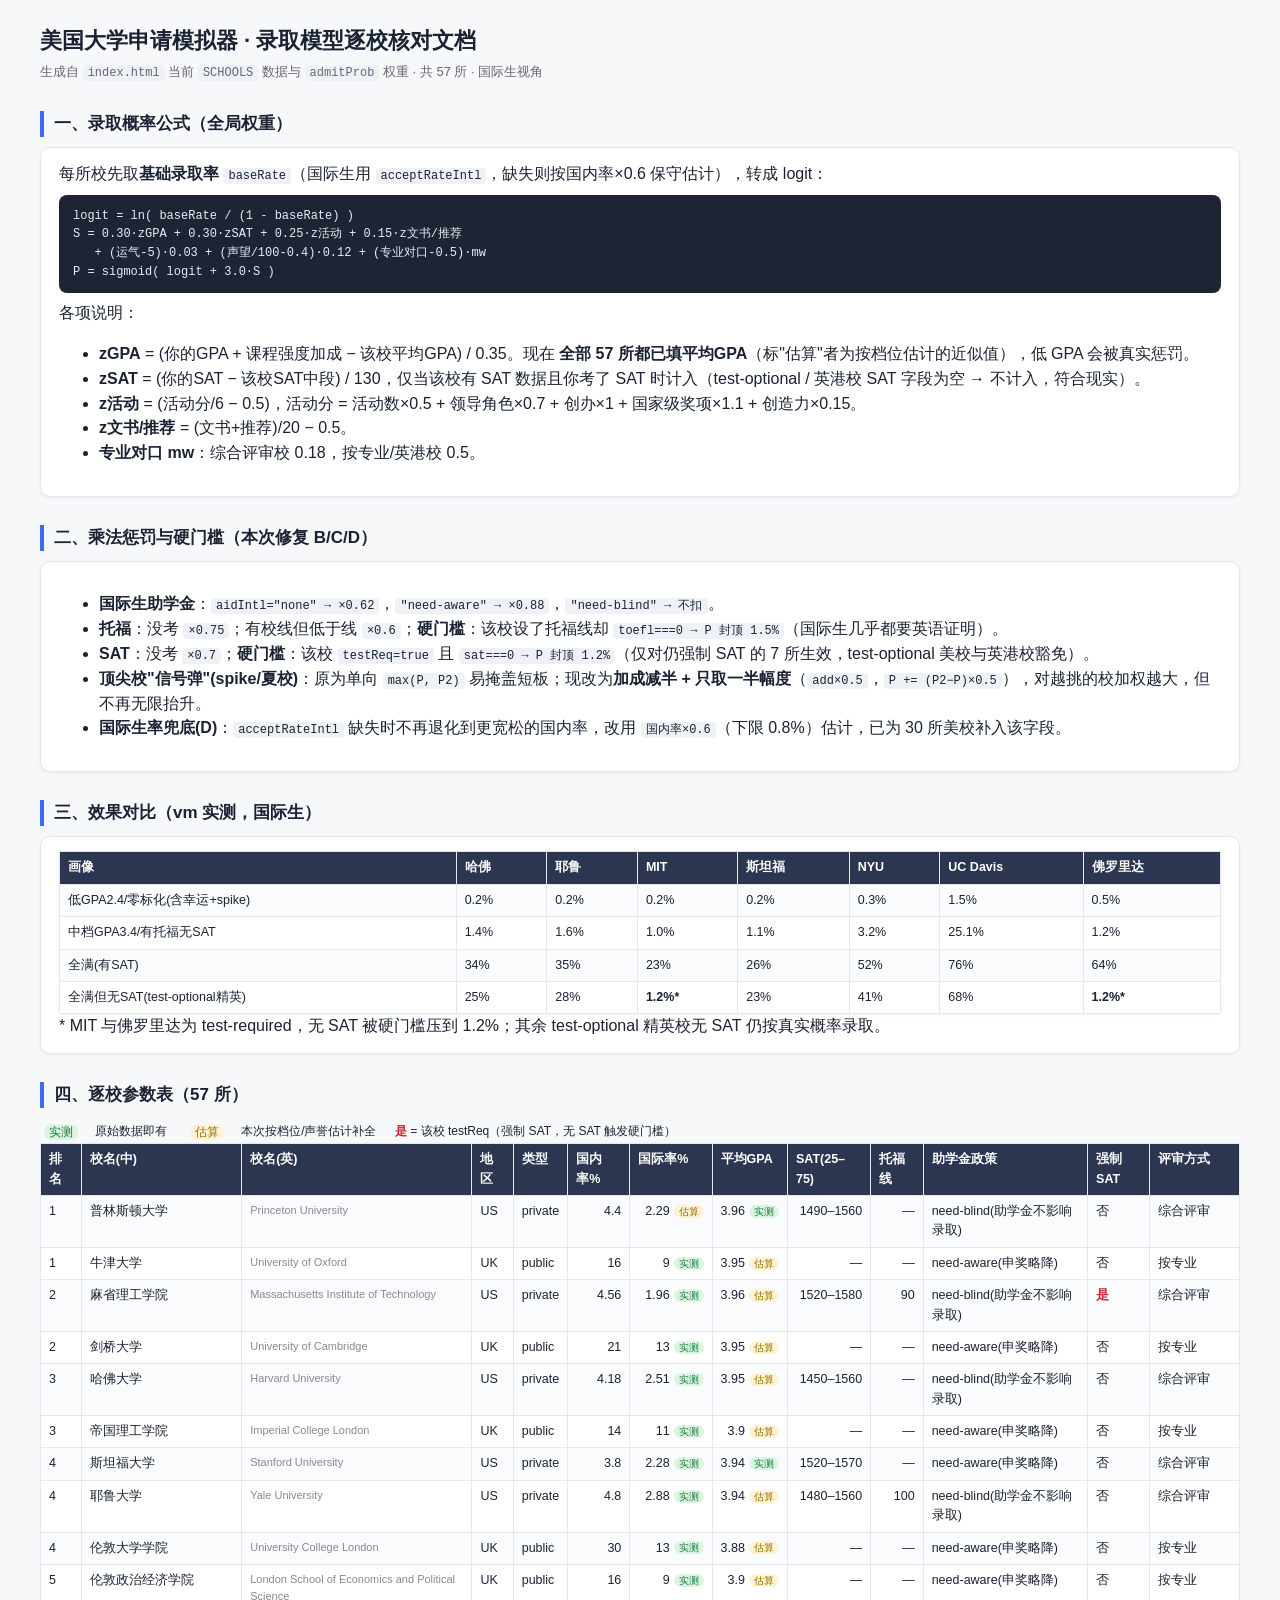
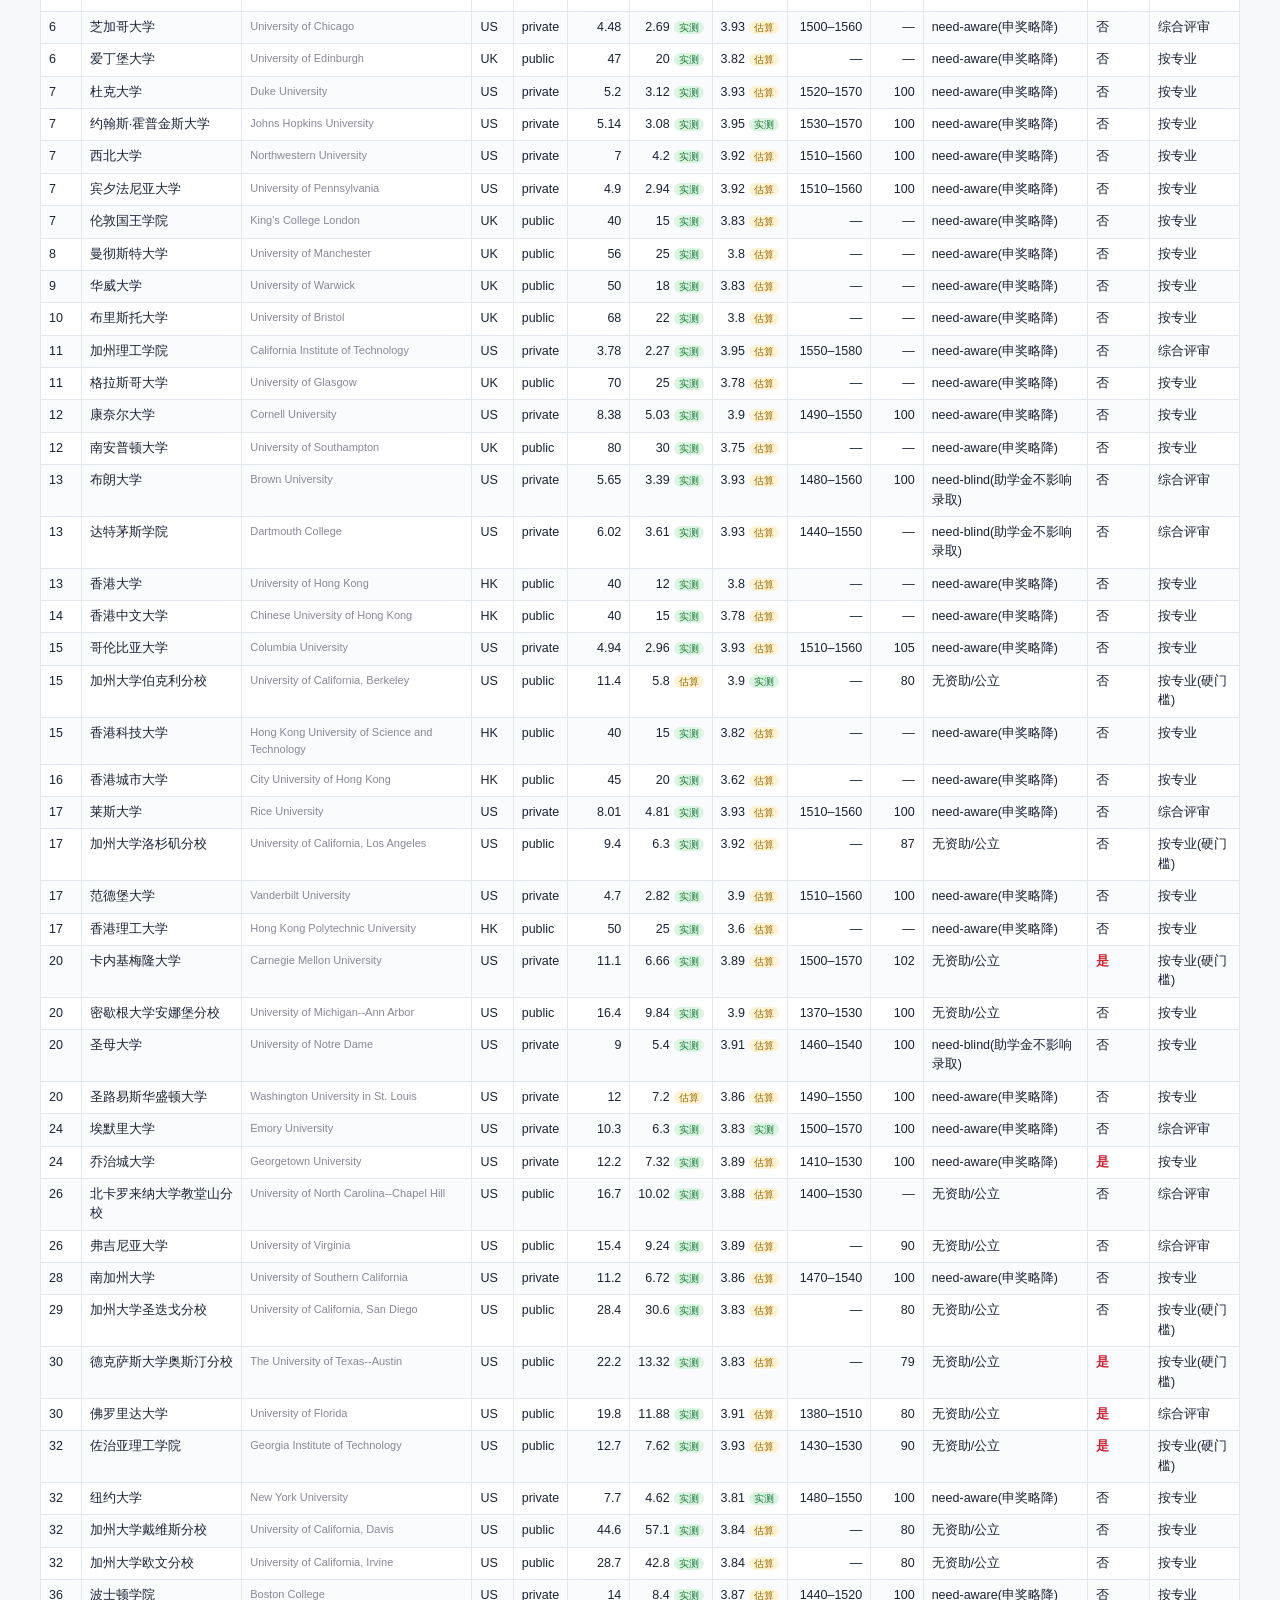
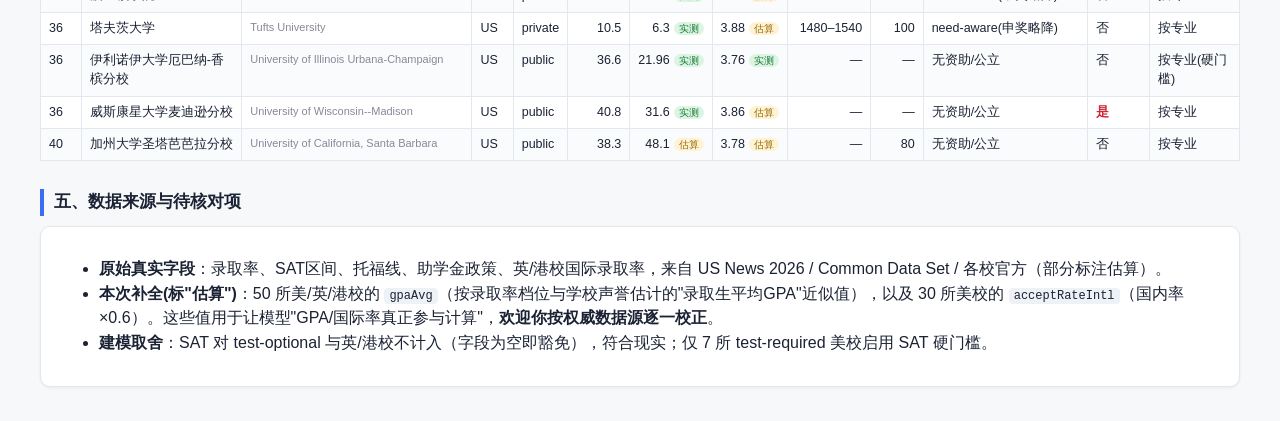
<file: admissions_doc.html>
<!DOCTYPE html><html lang="zh"><head><meta charset="utf-8"><meta name="viewport" content="width=device-width,initial-scale=1"><title>录取模型 · 逐校参数与权重核对</title>
<style>
 body{font-family:-apple-system,"PingFang SC","Microsoft YaHei",sans-serif;max-width:1200px;margin:0 auto;padding:24px;color:#1a2233;background:#f7f8fa;line-height:1.55;}
 h1{font-size:22px;margin:0 0 4px;} h2{font-size:17px;margin:28px 0 10px;border-left:4px solid #3a6df0;padding-left:10px;}
 .sub{color:#667;font-size:13px;margin-bottom:18px;}
 table{border-collapse:collapse;width:100%;font-size:12.5px;background:#fff;box-shadow:0 1px 3px rgba(0,0,0,.06);}
 th,td{border:1px solid #e3e7ee;padding:6px 8px;text-align:left;vertical-align:top;}
 th{background:#2d3650;color:#fff;position:sticky;top:0;font-weight:600;}
 tr:nth-child(even){background:#fafbfc;}
 td.num{text-align:right;font-variant-numeric:tabular-nums;white-space:nowrap;}
 td.en{color:#889;font-size:11px;}
 .tag{font-size:10px;padding:1px 5px;border-radius:8px;margin-left:4px;vertical-align:middle;}
 .tag.est{background:#fff3d6;color:#9a6b00;} .tag.real{background:#dcf5e3;color:#1c7a3a;}
 b.req{color:#c23;}
 .card{background:#fff;border:1px solid #e3e7ee;border-radius:10px;padding:14px 18px;margin:10px 0;box-shadow:0 1px 3px rgba(0,0,0,.06);}
 code{background:#eef1f6;padding:1px 5px;border-radius:4px;font-size:12px;}
 .w{font-family:ui-monospace,Menlo,monospace;font-size:12px;background:#1e2433;color:#e6edf6;padding:12px 14px;border-radius:8px;display:block;white-space:pre-wrap;margin:8px 0;}
 .legend span{margin-right:14px;font-size:12px;}
</style></head><body>
<h1>美国大学申请模拟器 · 录取模型逐校核对文档</h1>
<div class="sub">生成自 <code>index.html</code> 当前 <code>SCHOOLS</code> 数据与 <code>admitProb</code> 权重 · 共 57 所 · 国际生视角</div>

<h2>一、录取概率公式（全局权重）</h2>
<div class="card">
每所校先取<b>基础录取率</b> <code>baseRate</code>（国际生用 <code>acceptRateIntl</code>，缺失则按国内率×0.6 保守估计），转成 logit：<br>
<code class="w">logit = ln( baseRate / (1 - baseRate) )
S = 0.30·zGPA + 0.30·zSAT + 0.25·z活动 + 0.15·z文书/推荐
   + (运气-5)·0.03 + (声望/100-0.4)·0.12 + (专业对口-0.5)·mw
P = sigmoid( logit + 3.0·S )</code>
各项说明：
<ul>
 <li><b>zGPA</b> = (你的GPA + 课程强度加成 − 该校平均GPA) / 0.35。现在 <b>全部 57 所都已填平均GPA</b>（标"估算"者为按档位估计的近似值），低 GPA 会被真实惩罚。</li>
 <li><b>zSAT</b> = (你的SAT − 该校SAT中段) / 130，仅当该校有 SAT 数据且你考了 SAT 时计入（test-optional / 英港校 SAT 字段为空 → 不计入，符合现实）。</li>
 <li><b>z活动</b> = (活动分/6 − 0.5)，活动分 = 活动数×0.5 + 领导角色×0.7 + 创办×1 + 国家级奖项×1.1 + 创造力×0.15。</li>
 <li><b>z文书/推荐</b> = (文书+推荐)/20 − 0.5。</li>
 <li><b>专业对口 mw</b>：综合评审校 0.18，按专业/英港校 0.5。</li>
</ul>
</div>

<h2>二、乘法惩罚与硬门槛（本次修复 B/C/D）</h2>
<div class="card">
<ul>
 <li><b>国际生助学金</b>：<code>aidIntl="none" → ×0.62</code>，<code>"need-aware" → ×0.88</code>，<code>"need-blind" → 不扣</code>。</li>
 <li><b>托福</b>：没考 <code>×0.75</code>；有校线但低于线 <code>×0.6</code>；<b>硬门槛</b>：该校设了托福线却 <code>toefl===0 → P 封顶 1.5%</code>（国际生几乎都要英语证明）。</li>
 <li><b>SAT</b>：没考 <code>×0.7</code>；<b>硬门槛</b>：该校 <code>testReq=true</code> 且 <code>sat===0 → P 封顶 1.2%</code>（仅对仍强制 SAT 的 7 所生效，test-optional 美校与英港校豁免）。</li>
 <li><b>顶尖校"信号弹"(spike/夏校)</b>：原为单向 <code>max(P, P2)</code> 易掩盖短板；现改为<b>加成减半 + 只取一半幅度</b>（<code>add×0.5</code>，<code>P += (P2−P)×0.5</code>），对越挑的校加权越大，但不再无限抬升。</li>
 <li><b>国际生率兜底(D)</b>：<code>acceptRateIntl</code> 缺失时不再退化到更宽松的国内率，改用 <code>国内率×0.6</code>（下限 0.8%）估计，已为 30 所美校补入该字段。</li>
</ul>
</div>

<h2>三、效果对比（vm 实测，国际生）</h2>
<div class="card">
<table>
<tr><th>画像</th><th>哈佛</th><th>耶鲁</th><th>MIT</th><th>斯坦福</th><th>NYU</th><th>UC Davis</th><th>佛罗里达</th></tr>
<tr><td>低GPA2.4/零标化(含幸运+spike)</td><td>0.2%</td><td>0.2%</td><td>0.2%</td><td>0.2%</td><td>0.3%</td><td>1.5%</td><td>0.5%</td></tr>
<tr><td>中档GPA3.4/有托福无SAT</td><td>1.4%</td><td>1.6%</td><td>1.0%</td><td>1.1%</td><td>3.2%</td><td>25.1%</td><td>1.2%</td></tr>
<tr><td>全满(有SAT)</td><td>34%</td><td>35%</td><td>23%</td><td>26%</td><td>52%</td><td>76%</td><td>64%</td></tr>
<tr><td>全满但无SAT(test-optional精英)</td><td>25%</td><td>28%</td><td><b>1.2%*</b></td><td>23%</td><td>41%</td><td>68%</td><td><b>1.2%*</b></td></tr>
</table>
* MIT 与佛罗里达为 test-required，无 SAT 被硬门槛压到 1.2%；其余 test-optional 精英校无 SAT 仍按真实概率录取。
</div>

<h2>四、逐校参数表（57 所）</h2>
<div class="legend">
 <span><span class="tag real">实测</span> 原始数据即有</span>
 <span><span class="tag est">估算</span> 本次按档位/声誉估计补全</span>
 <span><b class="req">是</b> = 该校 testReq（强制 SAT，无 SAT 触发硬门槛）</span>
</div>
<div style="overflow-x:auto">
<table>
<tr><th>排名</th><th>校名(中)</th><th>校名(英)</th><th>地区</th><th>类型</th><th>国内率%</th><th>国际率%</th><th>平均GPA</th><th>SAT(25–75)</th><th>托福线</th><th>助学金政策</th><th>强制SAT</th><th>评审方式</th></tr>
<tr>
    <td>1</td>
    <td>普林斯顿大学</td>
    <td class="en">Princeton University</td>
    <td>US</td>
    <td>private</td>
    <td class="num">4.4</td>
    <td class="num">2.29<span class="tag est">估算</span></td>
    <td class="num">3.96<span class="tag real">实测</span></td>
    <td class="num">1490–1560</td>
    <td class="num">—</td>
    <td>need-blind(助学金不影响录取)</td>
    <td>否</td>
    <td>综合评审</td>
  </tr><tr>
    <td>1</td>
    <td>牛津大学</td>
    <td class="en">University of Oxford</td>
    <td>UK</td>
    <td>public</td>
    <td class="num">16</td>
    <td class="num">9<span class="tag real">实测</span></td>
    <td class="num">3.95<span class="tag est">估算</span></td>
    <td class="num">—</td>
    <td class="num">—</td>
    <td>need-aware(申奖略降)</td>
    <td>否</td>
    <td>按专业</td>
  </tr><tr>
    <td>2</td>
    <td>麻省理工学院</td>
    <td class="en">Massachusetts Institute of Technology</td>
    <td>US</td>
    <td>private</td>
    <td class="num">4.56</td>
    <td class="num">1.96<span class="tag real">实测</span></td>
    <td class="num">3.96<span class="tag est">估算</span></td>
    <td class="num">1520–1580</td>
    <td class="num">90</td>
    <td>need-blind(助学金不影响录取)</td>
    <td><b class="req">是</b></td>
    <td>综合评审</td>
  </tr><tr>
    <td>2</td>
    <td>剑桥大学</td>
    <td class="en">University of Cambridge</td>
    <td>UK</td>
    <td>public</td>
    <td class="num">21</td>
    <td class="num">13<span class="tag real">实测</span></td>
    <td class="num">3.95<span class="tag est">估算</span></td>
    <td class="num">—</td>
    <td class="num">—</td>
    <td>need-aware(申奖略降)</td>
    <td>否</td>
    <td>按专业</td>
  </tr><tr>
    <td>3</td>
    <td>哈佛大学</td>
    <td class="en">Harvard University</td>
    <td>US</td>
    <td>private</td>
    <td class="num">4.18</td>
    <td class="num">2.51<span class="tag real">实测</span></td>
    <td class="num">3.95<span class="tag est">估算</span></td>
    <td class="num">1450–1560</td>
    <td class="num">—</td>
    <td>need-blind(助学金不影响录取)</td>
    <td>否</td>
    <td>综合评审</td>
  </tr><tr>
    <td>3</td>
    <td>帝国理工学院</td>
    <td class="en">Imperial College London</td>
    <td>UK</td>
    <td>public</td>
    <td class="num">14</td>
    <td class="num">11<span class="tag real">实测</span></td>
    <td class="num">3.9<span class="tag est">估算</span></td>
    <td class="num">—</td>
    <td class="num">—</td>
    <td>need-aware(申奖略降)</td>
    <td>否</td>
    <td>按专业</td>
  </tr><tr>
    <td>4</td>
    <td>斯坦福大学</td>
    <td class="en">Stanford University</td>
    <td>US</td>
    <td>private</td>
    <td class="num">3.8</td>
    <td class="num">2.28<span class="tag real">实测</span></td>
    <td class="num">3.94<span class="tag real">实测</span></td>
    <td class="num">1520–1570</td>
    <td class="num">—</td>
    <td>need-aware(申奖略降)</td>
    <td>否</td>
    <td>综合评审</td>
  </tr><tr>
    <td>4</td>
    <td>耶鲁大学</td>
    <td class="en">Yale University</td>
    <td>US</td>
    <td>private</td>
    <td class="num">4.8</td>
    <td class="num">2.88<span class="tag real">实测</span></td>
    <td class="num">3.94<span class="tag est">估算</span></td>
    <td class="num">1480–1560</td>
    <td class="num">100</td>
    <td>need-blind(助学金不影响录取)</td>
    <td>否</td>
    <td>综合评审</td>
  </tr><tr>
    <td>4</td>
    <td>伦敦大学学院</td>
    <td class="en">University College London</td>
    <td>UK</td>
    <td>public</td>
    <td class="num">30</td>
    <td class="num">13<span class="tag real">实测</span></td>
    <td class="num">3.88<span class="tag est">估算</span></td>
    <td class="num">—</td>
    <td class="num">—</td>
    <td>need-aware(申奖略降)</td>
    <td>否</td>
    <td>按专业</td>
  </tr><tr>
    <td>5</td>
    <td>伦敦政治经济学院</td>
    <td class="en">London School of Economics and Political Science</td>
    <td>UK</td>
    <td>public</td>
    <td class="num">16</td>
    <td class="num">9<span class="tag real">实测</span></td>
    <td class="num">3.9<span class="tag est">估算</span></td>
    <td class="num">—</td>
    <td class="num">—</td>
    <td>need-aware(申奖略降)</td>
    <td>否</td>
    <td>按专业</td>
  </tr><tr>
    <td>6</td>
    <td>芝加哥大学</td>
    <td class="en">University of Chicago</td>
    <td>US</td>
    <td>private</td>
    <td class="num">4.48</td>
    <td class="num">2.69<span class="tag real">实测</span></td>
    <td class="num">3.93<span class="tag est">估算</span></td>
    <td class="num">1500–1560</td>
    <td class="num">—</td>
    <td>need-aware(申奖略降)</td>
    <td>否</td>
    <td>综合评审</td>
  </tr><tr>
    <td>6</td>
    <td>爱丁堡大学</td>
    <td class="en">University of Edinburgh</td>
    <td>UK</td>
    <td>public</td>
    <td class="num">47</td>
    <td class="num">20<span class="tag real">实测</span></td>
    <td class="num">3.82<span class="tag est">估算</span></td>
    <td class="num">—</td>
    <td class="num">—</td>
    <td>need-aware(申奖略降)</td>
    <td>否</td>
    <td>按专业</td>
  </tr><tr>
    <td>7</td>
    <td>杜克大学</td>
    <td class="en">Duke University</td>
    <td>US</td>
    <td>private</td>
    <td class="num">5.2</td>
    <td class="num">3.12<span class="tag real">实测</span></td>
    <td class="num">3.93<span class="tag est">估算</span></td>
    <td class="num">1520–1570</td>
    <td class="num">100</td>
    <td>need-aware(申奖略降)</td>
    <td>否</td>
    <td>按专业</td>
  </tr><tr>
    <td>7</td>
    <td>约翰斯·霍普金斯大学</td>
    <td class="en">Johns Hopkins University</td>
    <td>US</td>
    <td>private</td>
    <td class="num">5.14</td>
    <td class="num">3.08<span class="tag real">实测</span></td>
    <td class="num">3.95<span class="tag real">实测</span></td>
    <td class="num">1530–1570</td>
    <td class="num">100</td>
    <td>need-aware(申奖略降)</td>
    <td>否</td>
    <td>按专业</td>
  </tr><tr>
    <td>7</td>
    <td>西北大学</td>
    <td class="en">Northwestern University</td>
    <td>US</td>
    <td>private</td>
    <td class="num">7</td>
    <td class="num">4.2<span class="tag real">实测</span></td>
    <td class="num">3.92<span class="tag est">估算</span></td>
    <td class="num">1510–1560</td>
    <td class="num">100</td>
    <td>need-aware(申奖略降)</td>
    <td>否</td>
    <td>按专业</td>
  </tr><tr>
    <td>7</td>
    <td>宾夕法尼亚大学</td>
    <td class="en">University of Pennsylvania</td>
    <td>US</td>
    <td>private</td>
    <td class="num">4.9</td>
    <td class="num">2.94<span class="tag real">实测</span></td>
    <td class="num">3.92<span class="tag est">估算</span></td>
    <td class="num">1510–1560</td>
    <td class="num">100</td>
    <td>need-aware(申奖略降)</td>
    <td>否</td>
    <td>按专业</td>
  </tr><tr>
    <td>7</td>
    <td>伦敦国王学院</td>
    <td class="en">King's College London</td>
    <td>UK</td>
    <td>public</td>
    <td class="num">40</td>
    <td class="num">15<span class="tag real">实测</span></td>
    <td class="num">3.83<span class="tag est">估算</span></td>
    <td class="num">—</td>
    <td class="num">—</td>
    <td>need-aware(申奖略降)</td>
    <td>否</td>
    <td>按专业</td>
  </tr><tr>
    <td>8</td>
    <td>曼彻斯特大学</td>
    <td class="en">University of Manchester</td>
    <td>UK</td>
    <td>public</td>
    <td class="num">56</td>
    <td class="num">25<span class="tag real">实测</span></td>
    <td class="num">3.8<span class="tag est">估算</span></td>
    <td class="num">—</td>
    <td class="num">—</td>
    <td>need-aware(申奖略降)</td>
    <td>否</td>
    <td>按专业</td>
  </tr><tr>
    <td>9</td>
    <td>华威大学</td>
    <td class="en">University of Warwick</td>
    <td>UK</td>
    <td>public</td>
    <td class="num">50</td>
    <td class="num">18<span class="tag real">实测</span></td>
    <td class="num">3.83<span class="tag est">估算</span></td>
    <td class="num">—</td>
    <td class="num">—</td>
    <td>need-aware(申奖略降)</td>
    <td>否</td>
    <td>按专业</td>
  </tr><tr>
    <td>10</td>
    <td>布里斯托大学</td>
    <td class="en">University of Bristol</td>
    <td>UK</td>
    <td>public</td>
    <td class="num">68</td>
    <td class="num">22<span class="tag real">实测</span></td>
    <td class="num">3.8<span class="tag est">估算</span></td>
    <td class="num">—</td>
    <td class="num">—</td>
    <td>need-aware(申奖略降)</td>
    <td>否</td>
    <td>按专业</td>
  </tr><tr>
    <td>11</td>
    <td>加州理工学院</td>
    <td class="en">California Institute of Technology</td>
    <td>US</td>
    <td>private</td>
    <td class="num">3.78</td>
    <td class="num">2.27<span class="tag real">实测</span></td>
    <td class="num">3.95<span class="tag est">估算</span></td>
    <td class="num">1550–1580</td>
    <td class="num">—</td>
    <td>need-aware(申奖略降)</td>
    <td>否</td>
    <td>综合评审</td>
  </tr><tr>
    <td>11</td>
    <td>格拉斯哥大学</td>
    <td class="en">University of Glasgow</td>
    <td>UK</td>
    <td>public</td>
    <td class="num">70</td>
    <td class="num">25<span class="tag real">实测</span></td>
    <td class="num">3.78<span class="tag est">估算</span></td>
    <td class="num">—</td>
    <td class="num">—</td>
    <td>need-aware(申奖略降)</td>
    <td>否</td>
    <td>按专业</td>
  </tr><tr>
    <td>12</td>
    <td>康奈尔大学</td>
    <td class="en">Cornell University</td>
    <td>US</td>
    <td>private</td>
    <td class="num">8.38</td>
    <td class="num">5.03<span class="tag real">实测</span></td>
    <td class="num">3.9<span class="tag est">估算</span></td>
    <td class="num">1490–1550</td>
    <td class="num">100</td>
    <td>need-aware(申奖略降)</td>
    <td>否</td>
    <td>按专业</td>
  </tr><tr>
    <td>12</td>
    <td>南安普顿大学</td>
    <td class="en">University of Southampton</td>
    <td>UK</td>
    <td>public</td>
    <td class="num">80</td>
    <td class="num">30<span class="tag real">实测</span></td>
    <td class="num">3.75<span class="tag est">估算</span></td>
    <td class="num">—</td>
    <td class="num">—</td>
    <td>need-aware(申奖略降)</td>
    <td>否</td>
    <td>按专业</td>
  </tr><tr>
    <td>13</td>
    <td>布朗大学</td>
    <td class="en">Brown University</td>
    <td>US</td>
    <td>private</td>
    <td class="num">5.65</td>
    <td class="num">3.39<span class="tag real">实测</span></td>
    <td class="num">3.93<span class="tag est">估算</span></td>
    <td class="num">1480–1560</td>
    <td class="num">100</td>
    <td>need-blind(助学金不影响录取)</td>
    <td>否</td>
    <td>综合评审</td>
  </tr><tr>
    <td>13</td>
    <td>达特茅斯学院</td>
    <td class="en">Dartmouth College</td>
    <td>US</td>
    <td>private</td>
    <td class="num">6.02</td>
    <td class="num">3.61<span class="tag real">实测</span></td>
    <td class="num">3.93<span class="tag est">估算</span></td>
    <td class="num">1440–1550</td>
    <td class="num">—</td>
    <td>need-blind(助学金不影响录取)</td>
    <td>否</td>
    <td>综合评审</td>
  </tr><tr>
    <td>13</td>
    <td>香港大学</td>
    <td class="en">University of Hong Kong</td>
    <td>HK</td>
    <td>public</td>
    <td class="num">40</td>
    <td class="num">12<span class="tag real">实测</span></td>
    <td class="num">3.8<span class="tag est">估算</span></td>
    <td class="num">—</td>
    <td class="num">—</td>
    <td>need-aware(申奖略降)</td>
    <td>否</td>
    <td>按专业</td>
  </tr><tr>
    <td>14</td>
    <td>香港中文大学</td>
    <td class="en">Chinese University of Hong Kong</td>
    <td>HK</td>
    <td>public</td>
    <td class="num">40</td>
    <td class="num">15<span class="tag real">实测</span></td>
    <td class="num">3.78<span class="tag est">估算</span></td>
    <td class="num">—</td>
    <td class="num">—</td>
    <td>need-aware(申奖略降)</td>
    <td>否</td>
    <td>按专业</td>
  </tr><tr>
    <td>15</td>
    <td>哥伦比亚大学</td>
    <td class="en">Columbia University</td>
    <td>US</td>
    <td>private</td>
    <td class="num">4.94</td>
    <td class="num">2.96<span class="tag real">实测</span></td>
    <td class="num">3.93<span class="tag est">估算</span></td>
    <td class="num">1510–1560</td>
    <td class="num">105</td>
    <td>need-aware(申奖略降)</td>
    <td>否</td>
    <td>按专业</td>
  </tr><tr>
    <td>15</td>
    <td>加州大学伯克利分校</td>
    <td class="en">University of California, Berkeley</td>
    <td>US</td>
    <td>public</td>
    <td class="num">11.4</td>
    <td class="num">5.8<span class="tag est">估算</span></td>
    <td class="num">3.9<span class="tag real">实测</span></td>
    <td class="num">—</td>
    <td class="num">80</td>
    <td>无资助/公立</td>
    <td>否</td>
    <td>按专业(硬门槛)</td>
  </tr><tr>
    <td>15</td>
    <td>香港科技大学</td>
    <td class="en">Hong Kong University of Science and Technology</td>
    <td>HK</td>
    <td>public</td>
    <td class="num">40</td>
    <td class="num">15<span class="tag real">实测</span></td>
    <td class="num">3.82<span class="tag est">估算</span></td>
    <td class="num">—</td>
    <td class="num">—</td>
    <td>need-aware(申奖略降)</td>
    <td>否</td>
    <td>按专业</td>
  </tr><tr>
    <td>16</td>
    <td>香港城市大学</td>
    <td class="en">City University of Hong Kong</td>
    <td>HK</td>
    <td>public</td>
    <td class="num">45</td>
    <td class="num">20<span class="tag real">实测</span></td>
    <td class="num">3.62<span class="tag est">估算</span></td>
    <td class="num">—</td>
    <td class="num">—</td>
    <td>need-aware(申奖略降)</td>
    <td>否</td>
    <td>按专业</td>
  </tr><tr>
    <td>17</td>
    <td>莱斯大学</td>
    <td class="en">Rice University</td>
    <td>US</td>
    <td>private</td>
    <td class="num">8.01</td>
    <td class="num">4.81<span class="tag real">实测</span></td>
    <td class="num">3.93<span class="tag est">估算</span></td>
    <td class="num">1510–1560</td>
    <td class="num">100</td>
    <td>need-aware(申奖略降)</td>
    <td>否</td>
    <td>综合评审</td>
  </tr><tr>
    <td>17</td>
    <td>加州大学洛杉矶分校</td>
    <td class="en">University of California, Los Angeles</td>
    <td>US</td>
    <td>public</td>
    <td class="num">9.4</td>
    <td class="num">6.3<span class="tag real">实测</span></td>
    <td class="num">3.92<span class="tag est">估算</span></td>
    <td class="num">—</td>
    <td class="num">87</td>
    <td>无资助/公立</td>
    <td>否</td>
    <td>按专业(硬门槛)</td>
  </tr><tr>
    <td>17</td>
    <td>范德堡大学</td>
    <td class="en">Vanderbilt University</td>
    <td>US</td>
    <td>private</td>
    <td class="num">4.7</td>
    <td class="num">2.82<span class="tag real">实测</span></td>
    <td class="num">3.9<span class="tag est">估算</span></td>
    <td class="num">1510–1560</td>
    <td class="num">100</td>
    <td>need-aware(申奖略降)</td>
    <td>否</td>
    <td>按专业</td>
  </tr><tr>
    <td>17</td>
    <td>香港理工大学</td>
    <td class="en">Hong Kong Polytechnic University</td>
    <td>HK</td>
    <td>public</td>
    <td class="num">50</td>
    <td class="num">25<span class="tag real">实测</span></td>
    <td class="num">3.6<span class="tag est">估算</span></td>
    <td class="num">—</td>
    <td class="num">—</td>
    <td>need-aware(申奖略降)</td>
    <td>否</td>
    <td>按专业</td>
  </tr><tr>
    <td>20</td>
    <td>卡内基梅隆大学</td>
    <td class="en">Carnegie Mellon University</td>
    <td>US</td>
    <td>private</td>
    <td class="num">11.1</td>
    <td class="num">6.66<span class="tag real">实测</span></td>
    <td class="num">3.89<span class="tag est">估算</span></td>
    <td class="num">1500–1570</td>
    <td class="num">102</td>
    <td>无资助/公立</td>
    <td><b class="req">是</b></td>
    <td>按专业(硬门槛)</td>
  </tr><tr>
    <td>20</td>
    <td>密歇根大学安娜堡分校</td>
    <td class="en">University of Michigan--Ann Arbor</td>
    <td>US</td>
    <td>public</td>
    <td class="num">16.4</td>
    <td class="num">9.84<span class="tag real">实测</span></td>
    <td class="num">3.9<span class="tag est">估算</span></td>
    <td class="num">1370–1530</td>
    <td class="num">100</td>
    <td>无资助/公立</td>
    <td>否</td>
    <td>按专业</td>
  </tr><tr>
    <td>20</td>
    <td>圣母大学</td>
    <td class="en">University of Notre Dame</td>
    <td>US</td>
    <td>private</td>
    <td class="num">9</td>
    <td class="num">5.4<span class="tag real">实测</span></td>
    <td class="num">3.91<span class="tag est">估算</span></td>
    <td class="num">1460–1540</td>
    <td class="num">100</td>
    <td>need-blind(助学金不影响录取)</td>
    <td>否</td>
    <td>按专业</td>
  </tr><tr>
    <td>20</td>
    <td>圣路易斯华盛顿大学</td>
    <td class="en">Washington University in St. Louis</td>
    <td>US</td>
    <td>private</td>
    <td class="num">12</td>
    <td class="num">7.2<span class="tag est">估算</span></td>
    <td class="num">3.86<span class="tag est">估算</span></td>
    <td class="num">1490–1550</td>
    <td class="num">100</td>
    <td>need-aware(申奖略降)</td>
    <td>否</td>
    <td>按专业</td>
  </tr><tr>
    <td>24</td>
    <td>埃默里大学</td>
    <td class="en">Emory University</td>
    <td>US</td>
    <td>private</td>
    <td class="num">10.3</td>
    <td class="num">6.3<span class="tag real">实测</span></td>
    <td class="num">3.83<span class="tag real">实测</span></td>
    <td class="num">1500–1570</td>
    <td class="num">100</td>
    <td>need-aware(申奖略降)</td>
    <td>否</td>
    <td>综合评审</td>
  </tr><tr>
    <td>24</td>
    <td>乔治城大学</td>
    <td class="en">Georgetown University</td>
    <td>US</td>
    <td>private</td>
    <td class="num">12.2</td>
    <td class="num">7.32<span class="tag real">实测</span></td>
    <td class="num">3.89<span class="tag est">估算</span></td>
    <td class="num">1410–1530</td>
    <td class="num">100</td>
    <td>need-aware(申奖略降)</td>
    <td><b class="req">是</b></td>
    <td>按专业</td>
  </tr><tr>
    <td>26</td>
    <td>北卡罗来纳大学教堂山分校</td>
    <td class="en">University of North Carolina--Chapel Hill</td>
    <td>US</td>
    <td>public</td>
    <td class="num">16.7</td>
    <td class="num">10.02<span class="tag real">实测</span></td>
    <td class="num">3.88<span class="tag est">估算</span></td>
    <td class="num">1400–1530</td>
    <td class="num">—</td>
    <td>无资助/公立</td>
    <td>否</td>
    <td>综合评审</td>
  </tr><tr>
    <td>26</td>
    <td>弗吉尼亚大学</td>
    <td class="en">University of Virginia</td>
    <td>US</td>
    <td>public</td>
    <td class="num">15.4</td>
    <td class="num">9.24<span class="tag real">实测</span></td>
    <td class="num">3.89<span class="tag est">估算</span></td>
    <td class="num">—</td>
    <td class="num">90</td>
    <td>无资助/公立</td>
    <td>否</td>
    <td>综合评审</td>
  </tr><tr>
    <td>28</td>
    <td>南加州大学</td>
    <td class="en">University of Southern California</td>
    <td>US</td>
    <td>private</td>
    <td class="num">11.2</td>
    <td class="num">6.72<span class="tag real">实测</span></td>
    <td class="num">3.86<span class="tag est">估算</span></td>
    <td class="num">1470–1540</td>
    <td class="num">100</td>
    <td>need-aware(申奖略降)</td>
    <td>否</td>
    <td>按专业</td>
  </tr><tr>
    <td>29</td>
    <td>加州大学圣迭戈分校</td>
    <td class="en">University of California, San Diego</td>
    <td>US</td>
    <td>public</td>
    <td class="num">28.4</td>
    <td class="num">30.6<span class="tag real">实测</span></td>
    <td class="num">3.83<span class="tag est">估算</span></td>
    <td class="num">—</td>
    <td class="num">80</td>
    <td>无资助/公立</td>
    <td>否</td>
    <td>按专业(硬门槛)</td>
  </tr><tr>
    <td>30</td>
    <td>德克萨斯大学奥斯汀分校</td>
    <td class="en">The University of Texas--Austin</td>
    <td>US</td>
    <td>public</td>
    <td class="num">22.2</td>
    <td class="num">13.32<span class="tag real">实测</span></td>
    <td class="num">3.83<span class="tag est">估算</span></td>
    <td class="num">—</td>
    <td class="num">79</td>
    <td>无资助/公立</td>
    <td><b class="req">是</b></td>
    <td>按专业(硬门槛)</td>
  </tr><tr>
    <td>30</td>
    <td>佛罗里达大学</td>
    <td class="en">University of Florida</td>
    <td>US</td>
    <td>public</td>
    <td class="num">19.8</td>
    <td class="num">11.88<span class="tag real">实测</span></td>
    <td class="num">3.91<span class="tag est">估算</span></td>
    <td class="num">1380–1510</td>
    <td class="num">80</td>
    <td>无资助/公立</td>
    <td><b class="req">是</b></td>
    <td>综合评审</td>
  </tr><tr>
    <td>32</td>
    <td>佐治亚理工学院</td>
    <td class="en">Georgia Institute of Technology</td>
    <td>US</td>
    <td>public</td>
    <td class="num">12.7</td>
    <td class="num">7.62<span class="tag real">实测</span></td>
    <td class="num">3.93<span class="tag est">估算</span></td>
    <td class="num">1430–1530</td>
    <td class="num">90</td>
    <td>无资助/公立</td>
    <td><b class="req">是</b></td>
    <td>按专业(硬门槛)</td>
  </tr><tr>
    <td>32</td>
    <td>纽约大学</td>
    <td class="en">New York University</td>
    <td>US</td>
    <td>private</td>
    <td class="num">7.7</td>
    <td class="num">4.62<span class="tag real">实测</span></td>
    <td class="num">3.81<span class="tag real">实测</span></td>
    <td class="num">1480–1550</td>
    <td class="num">100</td>
    <td>need-aware(申奖略降)</td>
    <td>否</td>
    <td>按专业</td>
  </tr><tr>
    <td>32</td>
    <td>加州大学戴维斯分校</td>
    <td class="en">University of California, Davis</td>
    <td>US</td>
    <td>public</td>
    <td class="num">44.6</td>
    <td class="num">57.1<span class="tag real">实测</span></td>
    <td class="num">3.84<span class="tag est">估算</span></td>
    <td class="num">—</td>
    <td class="num">80</td>
    <td>无资助/公立</td>
    <td>否</td>
    <td>按专业</td>
  </tr><tr>
    <td>32</td>
    <td>加州大学欧文分校</td>
    <td class="en">University of California, Irvine</td>
    <td>US</td>
    <td>public</td>
    <td class="num">28.7</td>
    <td class="num">42.8<span class="tag real">实测</span></td>
    <td class="num">3.84<span class="tag est">估算</span></td>
    <td class="num">—</td>
    <td class="num">80</td>
    <td>无资助/公立</td>
    <td>否</td>
    <td>按专业</td>
  </tr><tr>
    <td>36</td>
    <td>波士顿学院</td>
    <td class="en">Boston College</td>
    <td>US</td>
    <td>private</td>
    <td class="num">14</td>
    <td class="num">8.4<span class="tag real">实测</span></td>
    <td class="num">3.87<span class="tag est">估算</span></td>
    <td class="num">1440–1520</td>
    <td class="num">100</td>
    <td>need-aware(申奖略降)</td>
    <td>否</td>
    <td>按专业</td>
  </tr><tr>
    <td>36</td>
    <td>塔夫茨大学</td>
    <td class="en">Tufts University</td>
    <td>US</td>
    <td>private</td>
    <td class="num">10.5</td>
    <td class="num">6.3<span class="tag real">实测</span></td>
    <td class="num">3.88<span class="tag est">估算</span></td>
    <td class="num">1480–1540</td>
    <td class="num">100</td>
    <td>need-aware(申奖略降)</td>
    <td>否</td>
    <td>按专业</td>
  </tr><tr>
    <td>36</td>
    <td>伊利诺伊大学厄巴纳-香槟分校</td>
    <td class="en">University of Illinois Urbana-Champaign</td>
    <td>US</td>
    <td>public</td>
    <td class="num">36.6</td>
    <td class="num">21.96<span class="tag real">实测</span></td>
    <td class="num">3.76<span class="tag real">实测</span></td>
    <td class="num">—</td>
    <td class="num">—</td>
    <td>无资助/公立</td>
    <td>否</td>
    <td>按专业(硬门槛)</td>
  </tr><tr>
    <td>36</td>
    <td>威斯康星大学麦迪逊分校</td>
    <td class="en">University of Wisconsin--Madison</td>
    <td>US</td>
    <td>public</td>
    <td class="num">40.8</td>
    <td class="num">31.6<span class="tag real">实测</span></td>
    <td class="num">3.86<span class="tag est">估算</span></td>
    <td class="num">—</td>
    <td class="num">—</td>
    <td>无资助/公立</td>
    <td><b class="req">是</b></td>
    <td>按专业</td>
  </tr><tr>
    <td>40</td>
    <td>加州大学圣塔芭芭拉分校</td>
    <td class="en">University of California, Santa Barbara</td>
    <td>US</td>
    <td>public</td>
    <td class="num">38.3</td>
    <td class="num">48.1<span class="tag est">估算</span></td>
    <td class="num">3.78<span class="tag est">估算</span></td>
    <td class="num">—</td>
    <td class="num">80</td>
    <td>无资助/公立</td>
    <td>否</td>
    <td>按专业</td>
  </tr>
</table>
</div>

<h2>五、数据来源与待核对项</h2>
<div class="card">
<ul>
 <li><b>原始真实字段</b>：录取率、SAT区间、托福线、助学金政策、英/港校国际录取率，来自 US News 2026 / Common Data Set / 各校官方（部分标注估算）。</li>
 <li><b>本次补全(标"估算")</b>：50 所美/英/港校的 <code>gpaAvg</code>（按录取率档位与学校声誉估计的"录取生平均GPA"近似值），以及 30 所美校的 <code>acceptRateIntl</code>（国内率×0.6）。这些值用于让模型"GPA/国际率真正参与计算"，<b>欢迎你按权威数据源逐一校正</b>。</li>
 <li><b>建模取舍</b>：SAT 对 test-optional 与英/港校不计入（字段为空即豁免），符合现实；仅 7 所 test-required 美校启用 SAT 硬门槛。</li>
</ul>
</div>
</body></html>
</file>
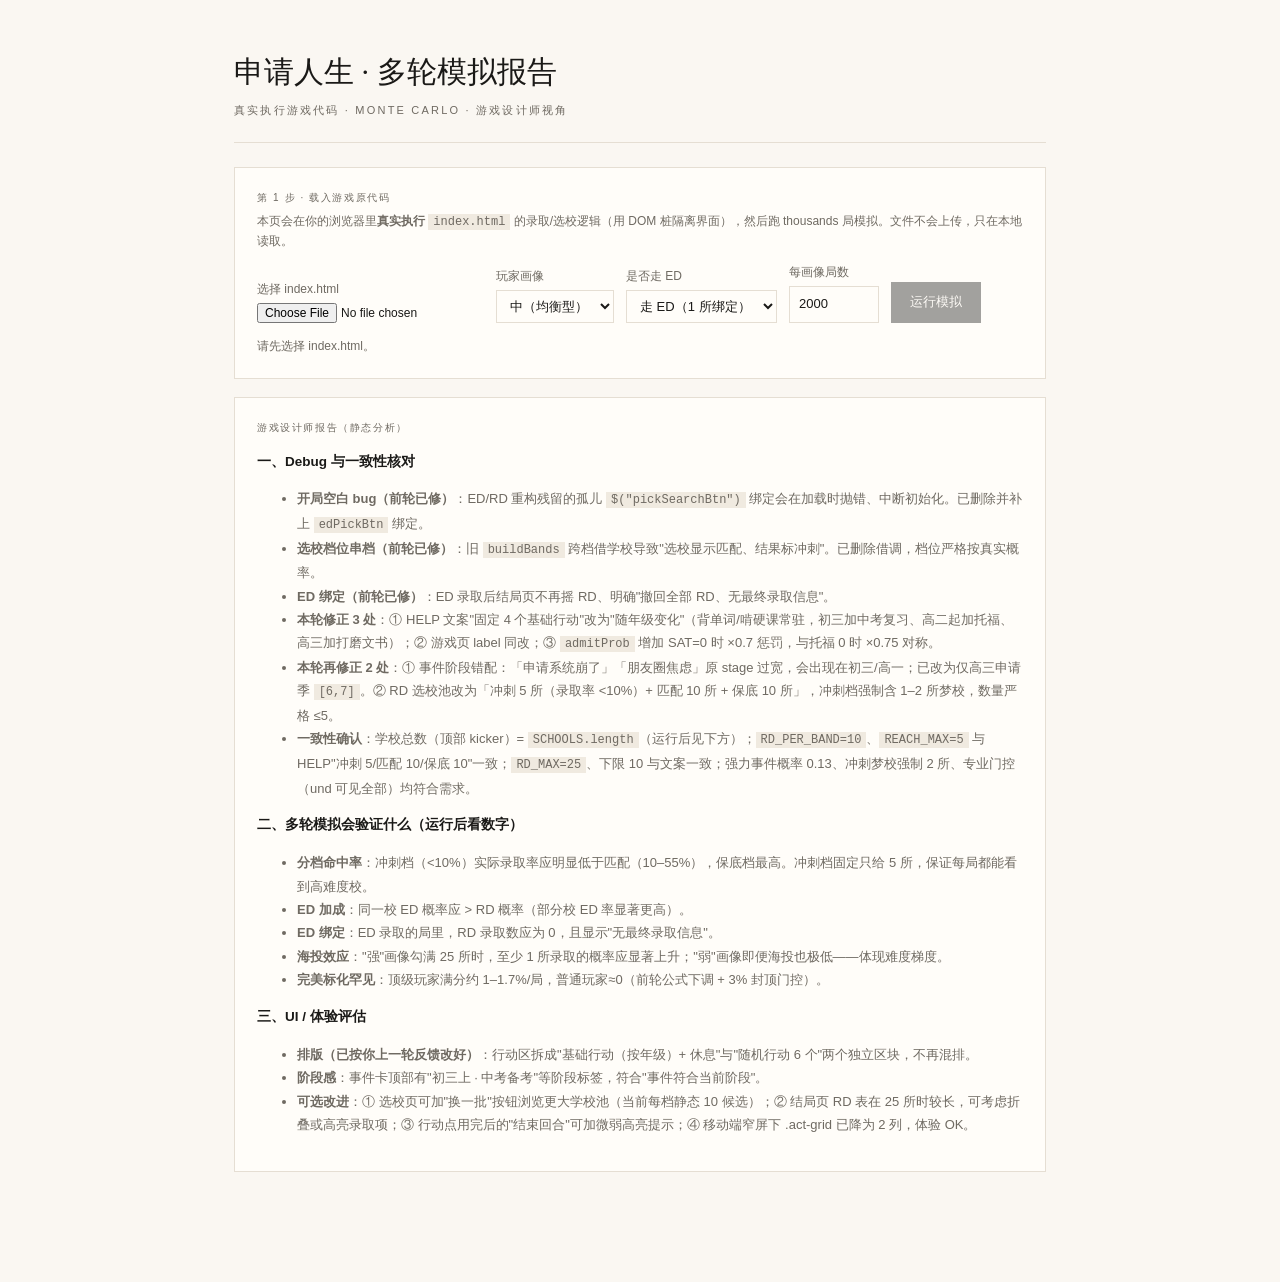
<file: sim_report.html>
<!DOCTYPE html>
<html lang="zh-CN">
<head>
<meta charset="UTF-8">
<meta name="viewport" content="width=device-width, initial-scale=1.0">
<title>申请人生 · 多轮模拟报告</title>
<style>
:root{--paper:#faf7f2;--card:#fffdf9;--ink:#1a1917;--mut:#6f6a62;--line:#e5ded3;--accent:#8f3d20;--good:#3d6b4f;--warn:#8a6a1f;--bad:#98342a;}
*{box-sizing:border-box}body{margin:0;font-family:-apple-system,BlinkMacSystemFont,"Segoe UI","PingFang SC","Microsoft YaHei",sans-serif;font-size:14px;line-height:1.6;color:var(--ink);background:var(--paper)}
.wrap{max-width:860px;margin:0 auto;padding:48px 24px 100px}
h1{font-family:Georgia,"Songti SC",serif;font-size:30px;font-weight:400;margin:0 0 6px}
.kicker{font-size:11px;letter-spacing:.2em;text-transform:uppercase;color:var(--mut);margin:0 0 22px}
.rule{height:1px;background:var(--line);border:0;margin:0 0 24px}
.card{border:1px solid var(--line);background:var(--card);padding:22px;margin-bottom:18px}
.label{font-size:10px;letter-spacing:.16em;text-transform:uppercase;color:var(--mut);margin:0 0 12px}
.btn{font:inherit;cursor:pointer;border:1px solid var(--ink);background:var(--ink);color:var(--paper);padding:9px 18px;font-size:13px;transition:.15s}
.btn:hover{background:var(--accent);border-color:var(--accent)}
.btn:disabled{opacity:.4;cursor:default}
.small{font-size:12px;color:var(--mut)}
.controls{display:flex;flex-wrap:wrap;gap:12px;align-items:flex-end;margin-bottom:14px}
.controls>div{display:flex;flex-direction:column;gap:4px}
select,input[type=number]{font:inherit;font-size:13px;padding:7px 9px;border:1px solid var(--line2,var(--line));background:var(--card);color:var(--ink)}
input[type=file]{font:inherit;font-size:12px}
table{border-collapse:collapse;width:100%;font-size:12.5px;margin-top:10px}
th,td{border-bottom:1px solid var(--line);padding:6px 8px;text-align:left}
th{color:var(--mut);font-size:10px;letter-spacing:.1em;text-transform:uppercase;font-weight:600}
td.r,th.r{text-align:right;font-variant-numeric:tabular-nums}
.good{color:var(--good)}.bad{color:var(--bad)}.warn{color:var(--warn)}
.narr{font-family:Georgia,"Songti SC",serif;font-size:14.5px;line-height:1.7}
.sec{margin-top:26px}
.sec h2{font-family:Georgia,"Songti SC",serif;font-size:19px;font-weight:400;margin:0 0 10px}
.bar{height:8px;background:var(--line);border-radius:4px;overflow:hidden;display:inline-block;vertical-align:middle;width:90px;margin-right:6px}
.bar>i{display:block;height:100%}
code{background:#f0eae0;padding:1px 5px;font-size:12px}
.pill{display:inline-block;border:1px solid var(--line2);padding:1px 7px;font-size:11px;margin:2px 3px 2px 0;border-radius:10px}
.err{color:var(--bad)}
.muted{color:var(--mut);font-size:12px}
</style>
</head>
<body>
<div class="wrap">
<h1>申请人生 · 多轮模拟报告</h1>
<p class="kicker">真实执行游戏代码 · Monte Carlo · 游戏设计师视角</p>
<hr class="rule">

<div class="card">
  <p class="label">第 1 步 · 载入游戏原代码</p>
  <p class="small" style="margin-top:-6px">本页会在你的浏览器里<strong>真实执行</strong> <code>index.html</code> 的录取/选校逻辑（用 DOM 桩隔离界面），然后跑 thousands 局模拟。文件不会上传，只在本地读取。</p>
  <div class="controls">
    <div><span class="small">选择 index.html</span><input type="file" id="file" accept=".html"></div>
    <div><span class="small">玩家画像</span>
      <select id="arch">
        <option value="weak">弱（躺平型）</option>
        <option value="avg" selected>中（均衡型）</option>
        <option value="strong">强（学霸型）</option>
      </select>
    </div>
    <div><span class="small">是否走 ED</span>
      <select id="edon"><option value="1">走 ED（1 所绑定）</option><option value="0">不走 ED（纯 RD）</option></select>
    </div>
    <div><span class="small">每画像局数</span><input type="number" id="N" value="2000" style="width:90px"></div>
    <div><button class="btn" id="run" disabled>运行模拟</button></div>
  </div>
  <div id="status" class="small">请先选择 index.html。</div>
</div>

<div class="card" id="out" style="display:none">
  <p class="label">模拟结果</p>
  <div id="tables"></div>
</div>

<div class="card">
  <p class="label">游戏设计师报告（静态分析）</p>
  <div class="narr" style="font-family:inherit;font-size:13.5px;line-height:1.8">
  <p><b>一、Debug 与一致性核对</b></p>
  <ul style="color:var(--mut);font-size:13px">
    <li><b>开局空白 bug（前轮已修）</b>：ED/RD 重构残留的孤儿 <code>$("pickSearchBtn")</code> 绑定会在加载时抛错、中断初始化。已删除并补上 <code>edPickBtn</code> 绑定。</li>
    <li><b>选校档位串档（前轮已修）</b>：旧 <code>buildBands</code> 跨档借学校导致"选校显示匹配、结果标冲刺"。已删除借调，档位严格按真实概率。</li>
    <li><b>ED 绑定（前轮已修）</b>：ED 录取后结局页不再摇 RD、明确"撤回全部 RD、无最终录取信息"。</li>
    <li><b>本轮修正 3 处</b>：① HELP 文案"固定 4 个基础行动"改为"随年级变化"（背单词/啃硬课常驻，初三加中考复习、高二起加托福、高三加打磨文书）；② 游戏页 label 同改；③ <code>admitProb</code> 增加 SAT=0 时 ×0.7 惩罚，与托福 0 时 ×0.75 对称。</li>
    <li><b>本轮再修正 2 处</b>：① 事件阶段错配：「申请系统崩了」「朋友圈焦虑」原 stage 过宽，会出现在初三/高一；已改为仅高三申请季 <code>[6,7]</code>。② RD 选校池改为「冲刺 5 所（录取率 &lt;10%）+ 匹配 10 所 + 保底 10 所」，冲刺档强制含 1–2 所梦校，数量严格 ≤5。</li>
    <li><b>一致性确认</b>：学校总数（顶部 kicker）= <code>SCHOOLS.length</code>（运行后见下方）；<code>RD_PER_BAND=10</code>、<code>REACH_MAX=5</code> 与 HELP"冲刺 5/匹配 10/保底 10"一致；<code>RD_MAX=25</code>、下限 10 与文案一致；强力事件概率 0.13、冲刺梦校强制 2 所、专业门控（und 可见全部）均符合需求。</li>
  </ul>
  <p><b>二、多轮模拟会验证什么（运行后看数字）</b></p>
  <ul style="color:var(--mut);font-size:13px">
    <li><b>分档命中率</b>：冲刺档（&lt;10%）实际录取率应明显低于匹配（10–55%），保底档最高。冲刺档固定只给 5 所，保证每局都能看到高难度校。</li>
    <li><b>ED 加成</b>：同一校 ED 概率应 &gt; RD 概率（部分校 ED 率显著更高）。</li>
    <li><b>ED 绑定</b>：ED 录取的局里，RD 录取数应为 0，且显示"无最终录取信息"。</li>
    <li><b>海投效应</b>："强"画像勾满 25 所时，至少 1 所录取的概率应显著上升；"弱"画像即便海投也极低——体现难度梯度。</li>
    <li><b>完美标化罕见</b>：顶级玩家满分约 1–1.7%/局，普通玩家≈0（前轮公式下调 + 3% 封顶门控）。</li>
  </ul>
  <p><b>三、UI / 体验评估</b></p>
  <ul style="color:var(--mut);font-size:13px">
    <li><b>排版（已按你上一轮反馈改好）</b>：行动区拆成"基础行动（按年级）+ 休息"与"随机行动 6 个"两个独立区块，不再混排。</li>
    <li><b>阶段感</b>：事件卡顶部有"初三上 · 中考备考"等阶段标签，符合"事件符合当前阶段"。</li>
    <li><b>可选改进</b>：① 选校页可加"换一批"按钮浏览更大学校池（当前每档静态 10 候选）；② 结局页 RD 表在 25 所时较长，可考虑折叠或高亮录取项；③ 行动点用完后的"结束回合"可加微弱高亮提示；④ 移动端窄屏下 .act-grid 已降为 2 列，体验 OK。</li>
  </ul>
  </div>
</div>

</div>

<script>
/* ---------- DOM 桩：让游戏脚本在无界面下也能初始化 ---------- */
function makeEl(){
  const el={
    innerHTML:"",textContent:"",value:"",style:{},dataset:{},classList:{add(){},remove(){},contains(){return false}},
    appendChild(){},querySelectorAll(){return []},querySelector(){return null},
    addEventListener(){},scrollTop:0,scrollHeight:0,onclick:null
  };
  return el;
}
const docStub={
  getElementById(){return makeEl();},
  createElement(){return makeEl();},
  querySelectorAll(){return [];},
  querySelector(){return null;},
  addEventListener(){}
};
let API=null;
const statusEl=document.getElementById("status");
const fileInput=document.getElementById("file");
const runBtn=document.getElementById("run");
const N_INPUT=document.getElementById("N");

fileInput.addEventListener("change",e=>{
  const f=e.target.files[0]; if(!f){return;}
  const r=new FileReader();
  r.onload=()=>{
    try{
      const text=r.result;
      const m=text.match(/<script>([\s\S]*?)<\/script>/);
      if(!m){statusEl.innerHTML='<span class="err">未找到 &lt;script&gt;，请选择本游戏的 index.html。</span>';return;}
      const script=m[1];
      const factory=new Function("document","window",script+
        "\n;return {SCHOOLS,admitProb,buildBands,buildProfile,freshState,MAJORS,MAJOR_BYID,cumGPA,setG:function(g){G=g;}};");
      API=factory(docStub,{addEventListener(){}});
      statusEl.innerHTML=`已载入：<b>${API.SCHOOLS.length}</b> 所大学 · ED 校 <b>${API.SCHOOLS.filter(s=>s.region==="US"&&s.ed).length}</b> 所。可运行模拟。`;
      runBtn.disabled=false;
    }catch(err){
      statusEl.innerHTML='<span class="err">载入失败：'+err.message+'</span>';
    }
  };
  r.readAsText(f);
});

runBtn.addEventListener("click",runSim);

/* ---------- 玩家画像 ---------- */
const ARCH={
  weak:{label:"弱（躺平型）",stats:{academic:3,english:3,stamina:4,creativity:3,social:3,luck:4},rigor:"regular",major:"und",majorFit:30,
        sat:0,toefl:0,gpaU:3.0,gpaW:3.0,awards:0,ecs:3,reputation:8,recQuality:3,essayQuality:3,stressMax:55},
  avg:{label:"中（均衡型）",stats:{academic:6,english:6,stamina:5,creativity:5,social:5,luck:5},rigor:"mixed",major:"und",majorFit:30,
        sat:1350,toefl:100,gpaU:3.5,gpaW:3.8,awards:1,ecs:6,reputation:35,recQuality:6,essayQuality:6,stressMax:50},
  strong:{label:"强（学霸型）",stats:{academic:9,english:9,stamina:7,creativity:8,social:7,luck:7},rigor:"heavy",major:"cs",majorFit:85,
        sat:1520,toefl:115,gpaU:3.9,gpaW:4.4,awards:3,ecs:11,reputation:72,recQuality:9,essayQuality:9,stressMax:45}
};

function buildG(a){
  const G=API.freshState(a.stats,[],a.rigor,a.major);
  G.majorFit=a.majorFit;
  G.results.satBest=a.sat; G.results.toeflBest=a.toefl;
  G.results.awards=a.awards;
  G.results.ecs=Array.from({length:a.ecs},(_,i)=>"ec"+i);
  G.results.reputation=a.reputation; G.results.recQuality=a.recQuality; G.results.essayQuality=a.essayQuality;
  G.results.stressMax=a.stressMax;
  G.results.semesters=[{i:0,courses:[],gpaU:a.gpaU,gpaW:a.gpaW,credits:8}];
  return G;
}

function runSim(){
  if(!API){return;}
  const key=document.getElementById("arch").value;
  const edOn=document.getElementById("edon").value==="1";
  const N=Math.max(100,Math.min(50000,parseInt(N_INPUT.value||"2000",10)||2000));
  const a=ARCH[key];
  const {SCHOOLS,admitProb,buildBands,buildProfile,freshState}=API;

  // 选一所"典型 ED 校"：在提供 ED 的美国校里取 edAcceptRate 中位数，代表一般 ED 选择
  const edSchools=SCHOOLS.filter(s=>s.region==="US"&&s.ed&&s.edAcceptRate!=null);
  let edSchool=null,edPed=0;
  if(edOn&&edSchools.length){
    const sorted=edSchools.slice().sort((x,y)=>x.edAcceptRate-y.edAcceptRate);
    edSchool=sorted[Math.floor(sorted.length/2)];
  }

  let edAccept=0, rdWithdrawn=0;
  let rdAdmitSum=0, rdAtLeastOne=0, rdGames=0;
  const bandStat={reach:{pred:0,emp:0,n:0},match:{pred:0,emp:0,n:0},safety:{pred:0,emp:0,n:0}};

  // 代表性 profile（确定性，用于预测均值与展示）
  const G0=buildG(a); API.setG(G0); const p0=buildProfile();
  const bt0=buildBands(p0);
  // RD 选校池：冲刺前 5、匹配前 10、保底前 10，封顶 25
  function pickSel(bands){
    return [...bands.reach.slice(0,5),...bands.match.slice(0,10),...bands.safety.slice(0,10)].slice(0,25);
  }
  const sel0=pickSel(bt0);
  sel0.forEach(x=>{const b=x.band;bandStat[b].pred+=x.P;bandStat[b].n++;});

  for(let i=0;i<N;i++){
    const G=buildG(a);
    API.setG(G);
    const p=buildProfile();
    const bands=buildBands(p);
    const sel=pickSel(bands);
    // ED
    let edHit=false;
    if(edOn&&edSchool){
      edPed=admitProb(p,edSchool,true);
      if(Math.random()<edPed){edHit=true;edAccept++;}
    }
    if(edHit){ rdWithdrawn++; continue; } // ED 绑定：撤回 RD
    rdGames++;
    let cnt=0;
    sel.forEach(x=>{ if(Math.random()<x.P) cnt++; });
    rdAdmitSum+=cnt; if(cnt>0) rdAtLeastOne++;
    sel.forEach(x=>{const b=x.band; if(Math.random()<x.P) bandStat[b].emp++;});
  }

  // 渲染
  const out=document.getElementById("out"); out.style.display="block";
  const edRate=edOn&&edSchool?(edAccept/N*100):null;
  const avgRd=(rdAdmitSum/(rdGames||1));
  const pOne=(rdAtLeastOne/(rdGames||1)*100);
  let html="";
  html+=`<div class="muted" style="margin-bottom:8px">画像：<b>${a.label}</b> · ED：${edOn?"走":"不走"} · 每画像 <b>${N}</b> 局 · RD 封顶 25 所</div>`;
  html+=`<table><tr><th>指标</th><th class="r">数值</th><th>说明</th></tr>`;
  html+=`<tr><td>ED 校</td><td class="r">${edSchool?("#"+edSchool.rank+" "+edSchool.nameZh):"—"}</td><td>${edSchool?("ED 率 "+admitProb(p0,edSchool,true).toFixed(1)+"% · RD 仅 "+admitProb(p0,edSchool).toFixed(1)+"%"):"无 ED 校可选"}</td></tr>`;
  if(edRate!=null) html+=`<tr><td>ED 录取率</td><td class="r">${edRate.toFixed(1)}%</td><td>真实绑定：一旦录取即撤回全部 RD</td></tr>`;
  html+=`<tr><td>ED 绑定导致的 RD 撤回局</td><td class="r">${rdWithdrawn}</td><td>这些局 RD 录取数 = 0、无最终录取信息</td></tr>`;
  html+=`<tr><td>平均 RD 录取数（非绑定局）</td><td class="r">${avgRd.toFixed(2)}</td><td>勾 25 所时的期望命中</td></tr>`;
  html+=`<tr><td>至少 1 所 RD 录取的概率</td><td class="r">${pOne.toFixed(1)}%</td><td>海投的"保底"价值</td></tr>`;
  html+=`</table>`;

  // 分档表
  html+=`<div class="label" style="margin-top:18px">分档命中率（预测 vs 实际，${N} 局平均）</div>`;
  html+=`<table><tr><th>档位</th><th class="r">候选校数</th><th class="r">预测均值 P</th><th class="r">实际录取率</th><th>对比</th></tr>`;
  ["reach","match","safety"].forEach(b=>{
    const s=bandStat[b]; if(!s.n){return;}
    const pred=s.pred/s.n*100, emp=(s.emp/(s.n*N))*100;
    const name=b==="reach"?"冲刺":b==="match"?"匹配":"保底";
    const w=Math.max(4,Math.min(90,emp));
    html+=`<tr><td>${name}</td><td class="r">${s.n}</td><td class="r">${pred.toFixed(1)}%</td><td class="r">${emp.toFixed(1)}%</td><td><span class="bar"><i style="width:${w}%;background:var(--accent)"></i></span></td></tr>`;
  });
  html+=`</table>`;
  // 顶部梦校示例（reach 升序：reach[0] 最难，reach[末] 为冲刺档中最易）
  if(bt0.reach.length){
    const hard=bt0.reach[0], easy=bt0.reach[bt0.reach.length-1];
    html+=`<div class="muted" style="margin-top:10px">冲刺档最难校：#${hard.sc.rank} ${hard.sc.nameZh}（RD ${(hard.P*100).toFixed(1)}%）· 最易冲刺校：#${easy.sc.rank} ${easy.sc.nameZh}（RD ${(easy.P*100).toFixed(1)}%）</div>`;
  }
  document.getElementById("tables").innerHTML=html;
}
</script>
</body>
</html>
</file>
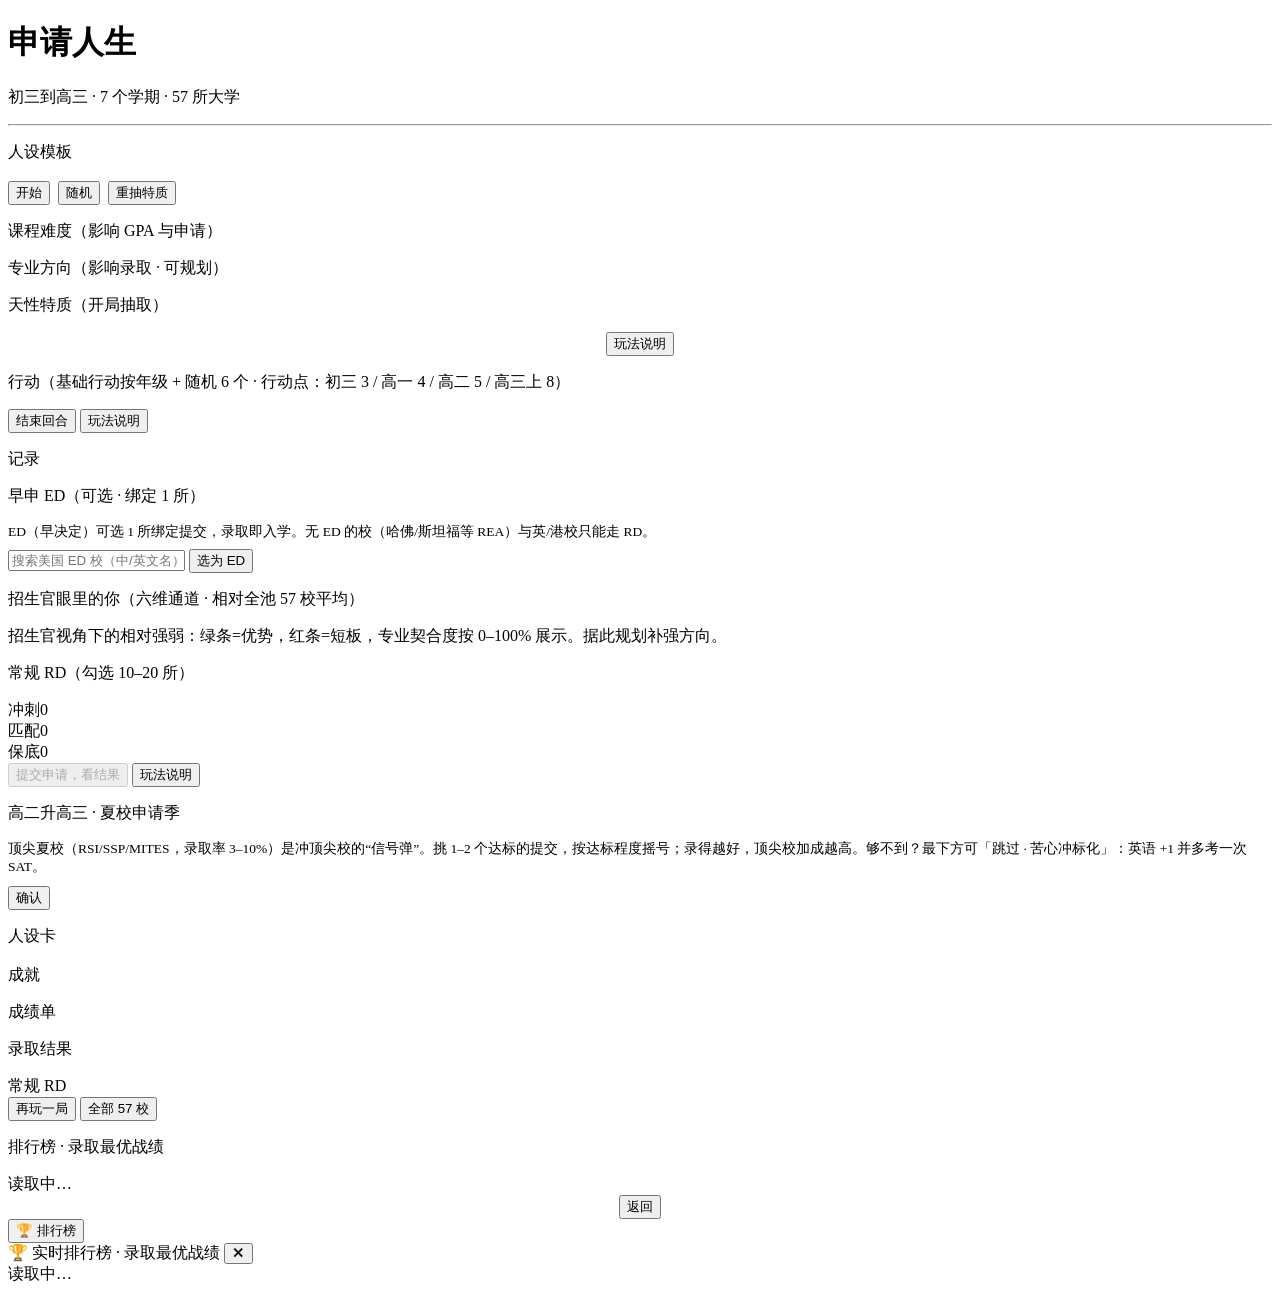
<file: src/shell.html>
<!DOCTYPE html>
<html lang="zh-CN">
<head>
<meta charset="UTF-8">
<meta name="viewport" content="width=device-width, initial-scale=1.0">
<title>申请人生 · College Life Sim</title>
<!--CSS-->
</head>
<body>
<div class="wrap">
  <h1>申请人生</h1>
  <p class="kicker">初三到高三 · 7 个学期 · 57 所大学</p>
  <hr class="rule">

  <section id="setup" class="screen on">
    <div class="card">
      <p class="label">人设模板</p>
      <div class="tpl-row" id="tplRow"></div>
      <div class="pts" id="ptsLeft"></div>
      <div id="statEditors"></div>
      <div style="margin-top:18px;display:flex;gap:8px">
        <button class="btn" id="startBtn">开始</button>
        <button class="btn ghost" id="randBtn">随机</button>
        <button class="btn ghost" id="rerollTraitBtn">重抽特质</button>
      </div>
    </div>
    <div class="card">
      <p class="label">课程难度（影响 GPA 与申请）</p>
      <div class="rigor-row" id="rigorRow"></div>
      <div class="small" id="rigorDesc"></div>
    </div>
    <div class="card">
      <p class="label">专业方向（影响录取 · 可规划）</p>
      <div class="majors" id="majorRow"></div>
      <div class="small" id="majorDesc"></div>
    </div>
    <div class="card">
      <p class="label">天性特质（开局抽取）</p>
      <div class="traits" id="traitBox"></div>
    </div>
    <div style="text-align:center"><button class="link" id="helpBtn1">玩法说明</button></div>
  </section>

  <section id="game" class="screen">
    <div class="card status" id="status"></div>
    <div class="card event" id="eventCard"></div>
    <div class="card">
      <p class="label">行动（基础行动按年级 + 随机 6 个 · 行动点：初三 3 / 高一 4 / 高二 5 / 高三上 8）</p>
      <div class="acts" id="acts"></div>
      <div class="foot">
        <button class="btn ghost" id="endRoundBtn">结束回合</button>
        <span id="roundHint" class="small" style="flex:1"></span>
        <button class="link" id="helpBtn2">玩法说明</button>
      </div>
    </div>
    <div class="card">
      <p class="label">记录</p>
      <div class="log" id="log"></div>
    </div>
  </section>

  <section id="pick" class="screen">
    <div class="card">
      <p class="label">早申 ED（可选 · 绑定 1 所）</p>
      <div class="narr" style="font-size:13.5px;margin-bottom:8px">ED（早决定）可选 1 所绑定提交，录取即入学。无 ED 的校（哈佛/斯坦福等 REA）与英/港校只能走 RD。</div>
      <div class="searchbar">
        <input id="edSearch" placeholder="搜索美国 ED 校（中/英文名）" list="edList">
        <datalist id="edList"></datalist>
        <button class="btn ghost" id="edPickBtn">选为 ED</button>
        <button class="btn ghost" id="edClearBtn" style="display:none">清除 ED</button>
      </div>
      <div class="small" id="edHint"></div>
      <div id="edMatches" class="ed-matches"></div>
      <div id="edCard"></div>
    </div>
    <div class="card">
      <p class="label">招生官眼里的你（六维通道 · 相对全池 57 校平均）</p>
      <div id="aoPanel" class="ao-panel"></div>
      <div class="small">招生官视角下的相对强弱：绿条=优势，红条=短板，专业契合度按 0–100% 展示。据此规划补强方向。</div>
    </div>
    <div class="card">
      <p class="label">常规 RD（勾选 10–20 所）</p>
      <div id="bandWarn" class="warn-banner" style="display:none"></div>
      <div class="narr" id="rdDesc" style="font-size:13.5px;margin-bottom:8px"></div>
      <div class="band">
        <div class="bandhead"><span class="t">冲刺</span><span class="cnt" id="cntReach">0</span></div>
        <div class="cands" id="candReach"></div>
      </div>
      <div class="band">
        <div class="bandhead"><span class="t">匹配</span><span class="cnt" id="cntMatch">0</span></div>
        <div class="cands" id="candMatch"></div>
      </div>
      <div class="band">
        <div class="bandhead"><span class="t">保底</span><span class="cnt" id="cntSafety">0</span></div>
        <div class="cands" id="candSafety"></div>
      </div>
      <div class="foot">
        <button class="btn" id="confirmPickBtn" disabled>提交申请，看结果</button>
        <span class="small" id="pickHint" style="flex:1"></span>
        <button class="link" id="helpBtn3">玩法说明</button>
      </div>
    </div>
  </section>

  <section id="summer" class="screen">
    <div class="card">
      <p class="label">高二升高三 · 夏校申请季</p>
      <div class="narr" style="font-size:13.5px;margin-bottom:10px">顶尖夏校（RSI/SSP/MITES，录取率 3–10%）是冲顶尖校的“信号弹”。挑 1–2 个达标的提交，按达标程度摇号；录得越好，顶尖校加成越高。够不到？最下方可「跳过 · 苦心冲标化」：英语 +1 并多考一次 SAT。</div>
      <div id="summerList" class="summer-list"></div>
      <div class="foot">
        <button class="btn" id="summerApplyBtn">确认</button>
        <span class="small" id="summerHint" style="flex:1"></span>
      </div>
    </div>
  </section>

  <section id="endgame" class="screen">
    <div class="card">
      <p class="label">人设卡</p>
      <div class="tags" id="persTags"></div>
      <div class="narr" id="persNarr"></div>
      <div class="stats" id="finalChips" style="margin-top:18px;border-top:1px solid var(--line);"></div>
    </div>
    <div class="card">
      <p class="label">成就</p>
      <div class="achs" id="achList"></div>
    </div>
    <div class="card">
      <p class="label">成绩单</p>
      <div id="transcript"></div>
    </div>
    <div class="card">
      <p class="label">录取结果</p>
      <div id="edResult"></div>
      <div class="tierlabel">常规 RD</div>
      <div id="rdTable"></div>
      <div class="foot">
        <button class="btn" id="restartBtn">再玩一局</button>
        <button class="btn ghost" id="allBtn">全部 57 校</button>
      </div>
      <div id="allTable" class="collapsed"></div>
    </div>
    <div class="card">
      <p class="label">排行榜 · 录取最优战绩</p>
      <div id="lbPanel"><div class="small">读取中…</div></div>
    </div>
  </section>

  <section id="help" class="screen">
    <div class="card" id="helpBody"></div>
    <div style="text-align:center"><button class="btn ghost" id="helpBackBtn">返回</button></div>
  </section>
</div>

<!-- 常驻排行榜入口：任何界面随时点开查看实时榜（仅查看，不含上传） -->
<button id="lbFloatBtn" class="lb-float" title="查看实时排行榜">🏆 排行榜</button>
<div id="lbModal" class="lb-overlay">
  <div class="lb-modal">
    <div class="lb-modal-head">
      <span>🏆 实时排行榜 · 录取最优战绩</span>
      <button id="lbModalClose" class="lb-x" title="关闭">✕</button>
    </div>
    <div id="lbModalPanel" class="lb-modal-body"><div class="small">读取中…</div></div>
  </div>
</div>

<!-- 排行榜共享榜客户端：默认不加载外部脚本，避免阻塞页面渲染。只有在 LEADERBOARD.mode="supabase" 且填好 url/anonKey 时，才由 ensureSupabase() 按需异步注入 CDN 脚本；加载失败自动回退本地榜 -->
<!--APP-->
</body>
</html>
</file>
